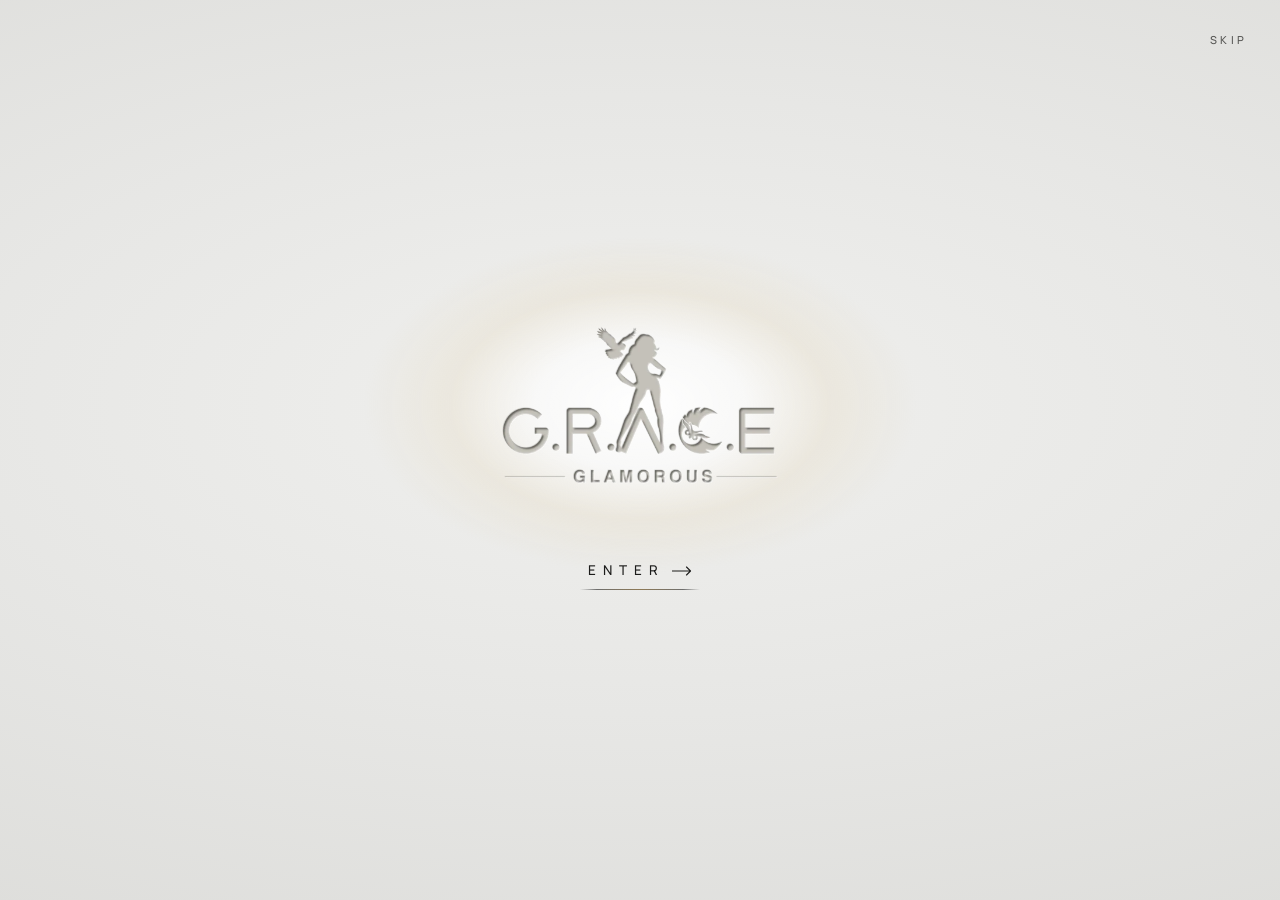
<file: index.html>
<!doctype html>
<html lang="zh-Hant-TW">
<head>
<meta charset="utf-8">
<meta name="viewport" content="width=device-width, initial-scale=1, viewport-fit=cover">
<title>@grace.wwwwwwww資源平台</title>
<meta name="description" content="G.R.A.C.E Academy：學院課程、Sampler 體驗課程、一對一諮詢、能力健檢與職涯定位測驗、校長 IG 直播與 PODCAST《我們下課吧》、限時活動與客服窗口，一頁找到。">
<meta name="theme-color" content="#E4E4E2">
<meta name="color-scheme" content="light">
<meta property="og:type" content="website">
<meta property="og:locale" content="zh_TW">
<meta property="og:site_name" content="@grace.wwwwwwww資源平台">
<meta property="og:title" content="@grace.wwwwwwww資源平台">
<meta property="og:description" content="學院課程、體驗課程、一對一諮詢、自我測驗、內容頻道、限時活動與客服窗口，一頁找到。">
<meta property="og:url" content="https://grace63188.github.io/grace-IG/">
<meta property="og:image" content="https://grace63188.github.io/grace-IG/assets/og.jpg?v=20261031a">
<meta property="og:image:secure_url" content="https://grace63188.github.io/grace-IG/assets/og.jpg?v=20261031a">
<meta property="og:image:type" content="image/jpeg">
<meta property="og:image:width" content="1200">
<meta property="og:image:height" content="630">
<meta property="og:image:alt" content="G.R.A.C.E Academy">
<meta name="twitter:card" content="summary_large_image">
<meta name="twitter:title" content="@grace.wwwwwwww資源平台">
<meta name="twitter:image" content="https://grace63188.github.io/grace-IG/assets/og.jpg?v=20261031a">
<link rel="canonical" href="https://grace63188.github.io/grace-IG/">
<link rel="icon" type="image/png" sizes="32x32" href="assets/img/favicon-32.png">
<link rel="apple-touch-icon" href="assets/img/apple-touch-icon.png">
<link rel="preconnect" href="https://fonts.googleapis.com">
<link rel="preconnect" href="https://fonts.gstatic.com" crossorigin>
<!-- 字型非阻塞載入：先以相近系統字型顯示，載入後切換 -->
<link rel="preload" as="style" href="https://fonts.googleapis.com/css2?family=Manrope:wght@300;400;500;600&amp;family=Noto+Sans+TC:wght@300;400;500&amp;display=swap">
<link rel="stylesheet" href="https://fonts.googleapis.com/css2?family=Manrope:wght@300;400;500;600&amp;family=Noto+Sans+TC:wght@300;400;500&amp;display=swap" media="print" onload="this.media='all'">
<noscript><link rel="stylesheet" href="https://fonts.googleapis.com/css2?family=Manrope:wght@300;400;500;600&amp;family=Noto+Sans+TC:wght@300;400;500&amp;display=swap"></noscript>
<link rel="preload" as="image" href="assets/img/logo-engraved.webp" type="image/webp">
<link rel="stylesheet" href="assets/css/site.css?v=20261031a">
<link rel="stylesheet" href="assets/css/v6.css?v=20261031a">
<link rel="stylesheet" href="assets/css/v7.css?v=20261031a">
<link rel="stylesheet" href="assets/css/intro.css?v=20261031a">
<!-- 開場模式：網址帶 ?go=login（從 App 內建瀏覽器換到瀏覽器）→ none 並記為看過，直接到登入卡；?intro=1 → full（強制重看）；本裝置看過（localStorage grace.intro.seen，存不了時看 sessionStorage）→ none（直接首頁）；從登入返回 → brief（Logo 短暫淡出）；其餘（第一次造訪）→ full。儲存空間讀取失敗一律視為沒看過。intro.js 未在 5 秒內載入時直接放行首頁 -->
<script>(function(d){d.classList.add('js');var K='grace.intro.seen',q='',s=false,m='full';try{q=location.search}catch(e){}try{s=localStorage.getItem(K)==='1'}catch(e){}if(!s){try{s=sessionStorage.getItem(K)==='1'}catch(e){}}if(/[?&]go=login(&|$)/.test(q)){m='none';try{localStorage.setItem(K,'1')}catch(e){try{sessionStorage.setItem(K,'1')}catch(x){}}}else if(/[?&]intro=1(&|$)/.test(q))m='full';else if(s)m='none';else if(/[?&]auth=/.test(q))m='brief';d.setAttribute('data-intro',m);if(m==='none')return;d.classList.add('intro-'+m,'intro-hold');setTimeout(function(){if(!window.__introOk)d.classList.remove('intro-full','intro-brief','intro-hold')},5000)})(document.documentElement);</script>
<script type="module" src="assets/js/v6.js?v=20261031a"></script>
</head>
<body>
<!-- 開場儀式（intro.js）：霧面底＋Logo（光暈呼吸、光澤掃過）＋ENTER（文字＋箭頭＋髮絲線）；SKIP 在右上角
     爆發層：intro-flash 全畫面白金閃光、intro-bloom 中心光團、intro-shock 衝擊環、intro-trails 卡片殘影（JS 建立） -->
<div class="intro" id="intro" role="dialog" aria-modal="true" aria-label="@grace.wwwwwwww資源平台">
  <div class="intro-bg" aria-hidden="true"></div>
  <div class="intro-mark" id="intro-mark">
    <i class="intro-halo" aria-hidden="true"></i>
    <img class="intro-logo" id="intro-logo" src="assets/img/logo-engraved.webp" width="480" height="277" alt="G.R.A.C.E Academy" decoding="async">
    <i class="intro-sheen" aria-hidden="true"></i>
  </div>
  <i class="intro-bloom" aria-hidden="true"></i>
  <i class="intro-shock" id="intro-shock" aria-hidden="true"></i>
  <div class="intro-trails" id="intro-trails" aria-hidden="true"></div>
  <i class="intro-flash" aria-hidden="true"></i>
  <div class="intro-act" id="intro-act">
    <button class="intro-enter" id="intro-enter" type="button">
      <span class="ie-row"><span class="ie-t" lang="en">ENTER</span><svg class="ie-arw" viewBox="0 0 20 10" width="20" height="10" aria-hidden="true" focusable="false"><path d="M0 5h18.5M14.5 1l4 4-4 4"/></svg></span>
      <i class="ie-rule" aria-hidden="true"></i>
    </button>
  </div>
  <button class="intro-skip" id="intro-skip" type="button" aria-label="略過開場"><span lang="en">SKIP</span></button>
</div>
<div class="intro-fx" aria-hidden="true"><i class="intro-ring" id="intro-ring"></i></div>
<a class="skip" href="#main">跳到主要內容</a>
<svg width="0" height="0" class="sprite" aria-hidden="true" focusable="false">
  <symbol id="i-arrow" viewBox="0 0 24 24"><path d="M5 12h14M13 6l6 6-6 6"/></symbol>
  <symbol id="i-chev" viewBox="0 0 24 24"><path d="M7 6l6 6-6 6M13 6l6 6-6 6"/></symbol>
  <symbol id="i-check" viewBox="0 0 24 24"><path d="M5 12.5l4.5 4.5L19 7.5"/></symbol>
  <symbol id="i-yt" viewBox="0 0 24 24"><rect x="3" y="6" width="18" height="12" rx="4"/><path d="M10.5 9.6v4.8l4-2.4z"/></symbol>
  <symbol id="i-ig" viewBox="0 0 24 24"><rect x="4" y="4" width="16" height="16" rx="5"/><circle cx="12" cy="12" r="3.6"/><path d="M16.6 7.4v.01"/></symbol>
  <symbol id="i-cal" viewBox="0 0 24 24"><rect x="4" y="5.5" width="16" height="14.5" rx="3"/><path d="M4 10h16M8.5 3.5v4M15.5 3.5v4"/></symbol>
  <symbol id="i-list" viewBox="0 0 24 24"><path d="M5 7h14M5 12h14M5 17h9"/></symbol>
  <symbol id="i-play" viewBox="0 0 24 24"><path class="fill" d="M7 4.8v14.4c0 .8.9 1.3 1.6.9l11.2-7.2c.6-.4.6-1.3 0-1.7L8.6 4C7.9 3.5 7 4 7 4.8z"/></symbol>
  <symbol id="i-mic" viewBox="0 0 24 24"><rect x="9" y="3.5" width="6" height="11" rx="3"/><path d="M5.5 11.5a6.5 6.5 0 0 0 13 0M12 18v2.5"/></symbol>
  <symbol id="i-down" viewBox="0 0 24 24"><path d="M12 4v11M7 10.5l5 5 5-5M5 19.5h14"/></symbol>
  <symbol id="i-redo" viewBox="0 0 24 24"><path d="M19 12a7 7 0 1 1-2.05-4.95M19 4.5v4h-4"/></symbol>
  <symbol id="i-x" viewBox="0 0 24 24"><path d="M6.5 6.5l11 11M17.5 6.5l-11 11"/></symbol>
  <symbol id="i-line" viewBox="0 0 24 24"><path d="M12 4.5c-4.7 0-8.5 3-8.5 6.8 0 3.4 3 6.2 7.1 6.7l-.4 2.4 3.3-2.4c3.7-.6 7-3.3 7-6.7 0-3.8-3.8-6.8-8.5-6.8z"/></symbol>
  <!-- 流程步驟圖示：24 格、線寬由 CSS 控制（1.6），一律 currentColor -->
  <symbol id="i-login" viewBox="0 0 24 24"><path d="M14 4.5h3.5a2 2 0 0 1 2 2v11a2 2 0 0 1-2 2H14M4.5 12h9.5M10.5 8.5 14 12l-3.5 3.5"/></symbol>
  <symbol id="i-user" viewBox="0 0 24 24"><circle cx="12" cy="8.5" r="3.5"/><path d="M5 19.5c1.2-3.3 3.8-5 7-5s5.8 1.7 7 5"/></symbol>
  <symbol id="i-userplus" viewBox="0 0 24 24"><circle cx="10" cy="8.5" r="3.5"/><path d="M3.5 19.5c1.1-3.2 3.5-5 6.5-5 1.6 0 3 .5 4.1 1.4M18 12.5v6M15 15.5h6"/></symbol>
  <symbol id="i-chat" viewBox="0 0 24 24"><path d="M4.5 6.5a2 2 0 0 1 2-2h11a2 2 0 0 1 2 2V14a2 2 0 0 1-2 2H11l-4 3.5V16h-.5a2 2 0 0 1-2-2z"/><path d="M8.5 9.3h7M8.5 12.3h4.5"/></symbol>
  <symbol id="i-tap" viewBox="0 0 24 24"><path d="M6 4.5l12.5 5.8-5.4 1.8-1.8 5.4z"/><path d="M13.1 12.1l5.4 5.4"/></symbol>
  <symbol id="i-select" viewBox="0 0 24 24"><path d="M4.5 7.2l1.8 1.8 3.4-3.4M4.5 15.2l1.8 1.8 3.4-3.4M13 7.5h6.5M13 15.5h6.5"/></symbol>
  <symbol id="i-clock" viewBox="0 0 24 24"><circle cx="12" cy="12" r="8"/><path d="M12 7.5V12l3 2"/></symbol>
  <symbol id="i-scan" viewBox="0 0 24 24"><path d="M4 8.5V6a2 2 0 0 1 2-2h2.5M15.5 4H18a2 2 0 0 1 2 2v2.5M20 15.5V18a2 2 0 0 1-2 2h-2.5M8.5 20H6a2 2 0 0 1-2-2v-2.5"/><circle cx="12" cy="10.3" r="2.4"/><path d="M8.6 16.4c.8-1.4 2-2.1 3.4-2.1s2.6.7 3.4 2.1"/></symbol>
  <symbol id="i-wallet" viewBox="0 0 24 24"><rect x="3.5" y="6.5" width="17" height="13" rx="3"/><path d="M15.5 13h5M6.5 6.5l9-3 1.2 3"/></symbol>
  <symbol id="i-cart" viewBox="0 0 24 24"><path d="M3.5 5h2.3l2 10h10.4L20 8H7"/><circle cx="9.5" cy="19" r="1.3"/><circle cx="16.5" cy="19" r="1.3"/></symbol>
  <symbol id="i-card" viewBox="0 0 24 24"><rect x="3.5" y="6" width="17" height="12.5" rx="2.5"/><path d="M3.5 10.2h17M7 14.6h4"/></symbol>
  <symbol id="i-link" viewBox="0 0 24 24"><path d="M10 14a4 4 0 0 0 5.7 0l2.8-2.8a4 4 0 0 0-5.7-5.7l-1 1M14 10a4 4 0 0 0-5.7 0l-2.8 2.8a4 4 0 0 0 5.7 5.7l1-1"/></symbol>
  <symbol id="i-hash" viewBox="0 0 24 24"><path d="M10 4.5 8.5 19.5M15.5 4.5 14 19.5M5.5 9.3h14M4.5 14.7h14"/></symbol>
  <symbol id="i-send" viewBox="0 0 24 24"><path d="M19.5 4.5 4.5 10.6l6.3 2.6 2.6 6.3z"/><path d="M10.8 13.2l4.3-4.3"/></symbol>
  <symbol id="i-doc" viewBox="0 0 24 24"><path d="M14 3.5H7.5a2 2 0 0 0-2 2v13a2 2 0 0 0 2 2h9a2 2 0 0 0 2-2V8z"/><path d="M14 3.5V8h4.5M12 17v-5.5M9.6 13.8 12 11.4l2.4 2.4"/></symbol>
  <symbol id="i-pen" viewBox="0 0 24 24"><path d="M15.2 4.8l4 4L9 19H5v-4z"/><path d="M13 7l4 4"/></symbol>
  <symbol id="i-ticket" viewBox="0 0 24 24"><path d="M4 7.5A1.5 1.5 0 0 1 5.5 6h13A1.5 1.5 0 0 1 20 7.5V10a2 2 0 0 0 0 4v2.5a1.5 1.5 0 0 1-1.5 1.5h-13A1.5 1.5 0 0 1 4 16.5V14a2 2 0 0 0 0-4z"/><path d="M14.5 7.5V9M14.5 11.25v1.5M14.5 15v1.5"/></symbol>
  <symbol id="i-answer" viewBox="0 0 24 24"><circle cx="7" cy="7.5" r="2"/><circle cx="7" cy="16.5" r="2"/><path d="M11.5 7.5h8M11.5 16.5h8"/></symbol>
  <symbol id="i-chart" viewBox="0 0 24 24"><path d="M4.5 19.5h15M7.5 16v-4M12 16V7.5M16.5 16v-6.5"/></symbol>
  <symbol id="i-save" viewBox="0 0 24 24"><rect x="4" y="4.5" width="16" height="15" rx="2.5"/><path d="M12 8v6.5M9 11.7l3 3 3-3"/></symbol>
  <symbol id="i-grid" viewBox="0 0 24 24"><rect x="4.5" y="4.5" width="6.5" height="6.5" rx="1.8"/><rect x="13" y="4.5" width="6.5" height="6.5" rx="1.8"/><rect x="4.5" y="13" width="6.5" height="6.5" rx="1.8"/><rect x="13" y="13" width="6.5" height="6.5" rx="1.8"/></symbol>
  <symbol id="i-flag" viewBox="0 0 24 24"><path d="M6 20.5V4M6 4.5h11l-2.2 3.6L17 11.7H6"/></symbol>
  <symbol id="i-apply" viewBox="0 0 24 24"><path d="M14 3.5H7.5a2 2 0 0 0-2 2v13a2 2 0 0 0 2 2h9a2 2 0 0 0 2-2V8z"/><path d="M14 3.5V8h4.5M12 11.2v6M9 14.2h6"/></symbol>
  <symbol id="i-live" viewBox="0 0 24 24"><rect x="3.5" y="6.5" width="12.5" height="11" rx="2.5"/><path d="M16 10.6l4.5-2.6v8l-4.5-2.6"/></symbol>
  <symbol id="i-cap" viewBox="0 0 24 24"><path d="M2.8 9.5 12 5l9.2 4.5L12 14z"/><path d="M6.5 11.5v4.3c1.4 1.5 3.3 2.2 5.5 2.2s4.1-.7 5.5-2.2v-4.3M21.2 9.5v5"/></symbol>
  <symbol id="i-gift" viewBox="0 0 24 24"><rect x="4" y="9" width="16" height="11" rx="2"/><path d="M3 9h18M12 9v11M12 9c-1.4-3.4-5.5-4.1-5.5-1.6C6.5 9 12 9 12 9zM12 9c1.4-3.4 5.5-4.1 5.5-1.6C17.5 9 12 9 12 9z"/></symbol>
  <!-- v7：音效、隱私、外部開啟、LINE 實心標誌 -->
  <symbol id="i-snd" viewBox="0 0 24 24"><path d="M4.5 9.5h3l4.5-4v13l-4.5-4h-3z"/><path d="M15.5 9.2a4 4 0 0 1 0 5.6M18 6.8a7.4 7.4 0 0 1 0 10.4"/></symbol>
  <symbol id="i-mute" viewBox="0 0 24 24"><path d="M4.5 9.5h3l4.5-4v13l-4.5-4h-3z"/><path d="M15.5 9.5l5 5M20.5 9.5l-5 5"/></symbol>
  <symbol id="i-lock" viewBox="0 0 24 24"><rect x="5" y="10.5" width="14" height="9.5" rx="2.5"/><path d="M8.5 10.5V8a3.5 3.5 0 0 1 7 0v2.5"/></symbol>
  <symbol id="i-ext" viewBox="0 0 24 24"><path d="M13.5 5.5h5v5M18.5 5.5l-8 8M17 13.5v4a1.5 1.5 0 0 1-1.5 1.5h-9A1.5 1.5 0 0 1 5 17.5v-9A1.5 1.5 0 0 1 6.5 7h4"/></symbol>
  <symbol id="i-linef" viewBox="0 0 24 24"><path d="M12 3.6C6.6 3.6 2.4 7 2.4 11.3c0 3.8 3.4 7 8 7.6.3.1.7.2.8.5.1.2.1.6 0 .9l-.1.8c0 .2-.2.9.8.5 1-.4 5.5-3.2 7.5-5.5 1.4-1.5 2.1-3.1 2.1-4.8C21.6 7 17.4 3.6 12 3.6z"/></symbol>
  <symbol id="i-signal" viewBox="0 0 24 24"><circle cx="12" cy="12" r="1.8"/><path d="M8.2 15.8a5.4 5.4 0 0 1 0-7.6M15.8 8.2a5.4 5.4 0 0 1 0 7.6M5.3 18.7a9.5 9.5 0 0 1 0-13.4M18.7 5.3a9.5 9.5 0 0 1 0 13.4"/></symbol>
</svg>

<div class="page v6">
  <!-- 頂部角落：靜音鈕（右）；不佔版面，不壓版頭與「現在」列（登入者 chip 已移除，切換帳號改在測驗結果頁） -->
  <div class="corner" id="corner">
    <p class="sr-only" id="who-live" aria-live="polite"></p>
    <button class="bead round snd" id="snd" type="button" data-snd="home" aria-pressed="false" aria-label="音效開啟，點一下靜音"><svg class="i s-on" aria-hidden="true" focusable="false"><use href="#i-snd"/></svg><svg class="i s-off" aria-hidden="true" focusable="false"><use href="#i-mute"/></svg></button>
  </div>
  <!-- 版頭 Logo＝回到首頁（v6.js goHome：收起卡片／測驗／登入卡、回到頂端、網址維持 /grace-IG/、不重播開場） -->
  <header class="mast">
    <h1 class="mast-h"><a class="home-link" id="home-logo" href="./" aria-label="回到首頁" data-home="mast"><img class="logo" src="assets/img/logo-engraved.webp" width="480" height="277" alt=""></a><span class="sr-only">G.R.A.C.E Academy</span></h1>
  </header>

  <main id="main" class="home">
    <!-- 現在：即時資訊凹槽 -->
    <section class="now" aria-label="現在">
      <p class="now-k">現在</p>
      <ul class="now-track" id="now-track">
        <li id="now-live"><button class="chip" type="button" data-open="live" data-ev="now.live"><i class="cd onair" aria-hidden="true"></i><span class="en" id="now-live-t">10.25 19:30</span><span id="now-live-n">IG直播</span></button></li>
        <li id="now-event"><button class="chip" type="button" data-open="event" data-ev="now.event"><i class="cd gold" aria-hidden="true"></i><span id="now-event-n">五週年慶</span><span id="now-event-l">剩 <b class="en">--</b> 天</span></button></li>
        <li id="now-none" hidden><button class="chip" type="button" data-open="follow" data-ev="now.ig"><svg class="i" aria-hidden="true" focusable="false"><use href="#i-ig"/></svg><span>最新消息公告於校長 IG</span></button></li>
        <li id="now-pod" hidden><button class="chip" type="button" data-open="follow" data-ev="now.podcast"><svg class="i" aria-hidden="true" focusable="false"><use href="#i-mic"/></svg><span id="now-pod-t">最新一集</span></button></li>
      </ul>
    </section>

    <!-- 六顆入口鍵 -->
    <nav class="keys" id="keys" aria-label="入口">
      <button class="k obs" style="--i:0" type="button" data-open="quiz" aria-haspopup="dialog" data-ev="key.quiz">
        <svg class="i k-ic" aria-hidden="true" focusable="false"><use href="#i-ticket"/></svg>
        <span class="k-n">開始測驗</span>
        <span class="k-s">能力健檢<i class="sep">・</i>職涯定位</span>
        <svg class="i k-go" aria-hidden="true" focusable="false"><use href="#i-arrow"/></svg>
      </button>
      <button class="k obs" style="--i:1" type="button" data-open="study" aria-haspopup="dialog" data-ev="key.study">
        <svg class="i k-ic" aria-hidden="true" focusable="false"><use href="#i-cap"/></svg>
        <span class="k-n">前往上課</span>
        <span class="k-s">正式入學<i class="sep">・</i>先體驗</span>
        <svg class="i k-go" aria-hidden="true" focusable="false"><use href="#i-arrow"/></svg>
      </button>
      <button class="k obs" style="--i:2" type="button" data-open="event" aria-haspopup="dialog" data-ev="key.event" id="k-event">
        <svg class="i k-ic" aria-hidden="true" focusable="false"><use href="#i-gift"/></svg>
        <span class="k-n">查看活動</span>
        <span class="k-s" id="k-event-s"><span class="gold">五週年慶</span> 剩 <b class="en" id="k-event-d">--</b> 天</span>
        <svg class="i k-go" aria-hidden="true" focusable="false"><use href="#i-arrow"/></svg>
      </button>
      <button class="k obs kl kl-a" style="--i:3" type="button" data-open="live" aria-haspopup="dialog" data-ev="key.live" id="k-live" aria-label="收看直播">
        <span class="kl-tag" id="kl-tag"><i class="ldot" id="kl-dot" aria-hidden="true"></i><span id="kl-tag-t">下次開播</span></span>
        <svg class="i k-go" aria-hidden="true" focusable="false"><use href="#i-arrow"/></svg>
        <span class="kl-date gold-num en" id="kl-date">--<span class="dt">.</span>--</span>
        <span class="kl-when" id="kl-when"></span>
        <span class="k-n">收看直播</span>
      </button>
      <button class="k obs" style="--i:4" type="button" data-open="follow" aria-haspopup="dialog" data-ev="key.follow">
        <svg class="i k-ic" aria-hidden="true" focusable="false"><use href="#i-signal"/></svg>
        <span class="k-n">追蹤動態</span>
        <span class="k-s"><span class="en">IG</span><i class="sep">・</i><span class="en">YouTube</span><i class="sep">・</i><span class="en">PODCAST</span></span>
        <svg class="i k-go" aria-hidden="true" focusable="false"><use href="#i-arrow"/></svg>
      </button>
      <button class="k obs" style="--i:5" type="button" data-open="consult" aria-haspopup="dialog" data-ev="key.consult">
        <svg class="i k-ic" aria-hidden="true" focusable="false"><use href="#i-chat"/></svg>
        <span class="k-n">預約諮詢</span>
        <span class="k-s">個人<i class="sep">・</i>企業</span>
        <svg class="i k-go" aria-hidden="true" focusable="false"><use href="#i-arrow"/></svg>
      </button>
    </nav>
  </main>

  <footer class="foot">
    <a class="fl" href="https://line.me/R/ti/p/@52grace" target="_blank" rel="noopener" data-ev="foot.line_academy"><svg class="i" aria-hidden="true" focusable="false"><use href="#i-line"/></svg>學院官方 LINE</a>
    <a class="fl" href="https://lin.ee/klqvSY1" target="_blank" rel="noopener" data-ev="foot.line_sampler"><svg class="i" aria-hidden="true" focusable="false"><use href="#i-line"/></svg>Sampler 官方 LINE</a>
    <a class="fl fl-t" href="https://line.me/R/ti/p/@52grace" target="_blank" rel="noopener" data-ev="foot.reply_time" aria-label="學院官方 LINE，回覆時間 13:00–16:30"><svg class="i" aria-hidden="true" focusable="false"><use href="#i-clock"/></svg>回覆時間 <span class="en">13:00–16:30</span></a>
  </footer>
</div>

<!-- 底部卡片（電腦版為中央浮動卡） -->
<div class="sheet-layer" id="layer" hidden>
  <div class="scrim" id="scrim" aria-hidden="true"></div>

  <!-- 開始測驗 -->
  <section class="sheet" id="s-quiz" role="dialog" aria-modal="true" aria-labelledby="s-quiz-h" hidden>
    <div class="grab" aria-hidden="true"></div>
    <header class="sh-top"><h2 id="s-quiz-h">開始測驗</h2><button class="bead round x" type="button" data-close aria-label="關閉"><svg class="i" aria-hidden="true" focusable="false"><use href="#i-x"/></svg></button></header>
    <div class="sh-body">
      <ol class="flow" style="--n:3" aria-label="測驗流程"><li><span class="st"><i class="sw" aria-hidden="true"><svg class="i" focusable="false"><use href="#i-ticket"/></svg></i><span class="sl">選擇測驗</span></span></li><li><span class="st"><i class="sw" aria-hidden="true"><svg class="i" focusable="false"><use href="#i-answer"/></svg></i><span class="sl">逐題作答</span></span></li><li><span class="st"><i class="sw" aria-hidden="true"><svg class="i" focusable="false"><use href="#i-chart"/></svg></i><span class="sl">查看結果</span></span></li></ol>
      <div class="tickets">
        <div class="tk-wrap" data-kind="ability">
          <button class="ticket" type="button" data-quiz="ability" aria-haspopup="dialog" aria-label="能力健檢，14 題・約 3 分鐘，撕下票根開始測驗">
            <span class="tk-body has-mk"><span class="tk-mark mk" aria-hidden="true"><svg viewBox="0 0 24 24" aria-hidden="true" focusable="false"><polygon points="12.00,2.60 19.35,6.14 21.16,14.09 16.08,20.47 7.92,20.47 2.84,14.09 4.65,6.14"/><path d="M10.09 8.04L12.00 2.60L13.91 8.04" stroke-width="1" stroke-opacity=".55"/><path d="M13.91 8.04L19.35 6.14L16.29 11.02" stroke-width="1" stroke-opacity=".55"/><path d="M16.29 11.02L21.16 14.09L15.44 14.74" stroke-width="1" stroke-opacity=".55"/><path d="M15.44 14.74L16.08 20.47L12.00 16.40" stroke-width="1" stroke-opacity=".55"/><path d="M12.00 16.40L7.92 20.47L8.56 14.74" stroke-width="1" stroke-opacity=".55"/><path d="M8.56 14.74L2.84 14.09L7.71 11.02" stroke-width="1" stroke-opacity=".55"/><path d="M7.71 11.02L4.65 6.14L10.09 8.04" stroke-width="1" stroke-opacity=".55"/><polygon class="fill" points="13.91,8.04 16.29,11.02 15.44,14.74 12.00,16.40 8.56,14.74 7.71,11.02 10.09,8.04"/></svg></span><span class="tk-txt"><span class="tk-issuer en">G.R.A.C.E</span><span class="tk-name">能力健檢</span><span class="tk-foot"><span class="tk-meta"><b class="en">14</b> 題<i aria-hidden="true">・</i>約 <b class="en">3</b> 分鐘</span><span class="tk-last" id="last-ability" hidden></span></span></span><span class="tk-stamp" aria-hidden="true"><svg class="i" focusable="false"><use href="#i-check"/></svg></span></span>
            <span class="tk-perf" aria-hidden="true"></span>
            <span class="tk-stub" aria-hidden="true"><span class="tk-go">開始</span><svg class="i" focusable="false"><use href="#i-chev"/></svg></span>
          </button>
        </div>
        <div class="tk-wrap" data-kind="career">
          <button class="ticket" type="button" data-quiz="career" aria-haspopup="dialog" aria-label="職涯定位，12 題・約 2 分鐘，撕下票根開始測驗">
            <span class="tk-body has-mk"><span class="tk-mark mk" aria-hidden="true"><svg viewBox="0 0 24 24" aria-hidden="true" focusable="false"><circle cx="12" cy="12" r="9.6" stroke-opacity=".5"/><path d="M19.40 12.00L21.60 12.00"/><path d="M17.80 17.80L18.79 18.79" stroke-opacity=".45"/><path d="M12.00 19.40L12.00 21.60"/><path d="M6.20 17.80L5.21 18.79" stroke-opacity=".45"/><path d="M4.60 12.00L2.40 12.00"/><path d="M6.20 6.20L5.21 5.21" stroke-opacity=".45"/><path d="M12.00 4.60L12.00 2.40"/><path d="M17.80 6.20L18.79 5.21" stroke-opacity=".45"/><path class="fill" d="M12 12L16.6 6.4 13.3 13.4Z"/><path d="M12 12L7.4 17.6" stroke-opacity=".55"/><circle cx="12" cy="12" r="1.3" fill="currentColor"/></svg></span><span class="tk-txt"><span class="tk-issuer en">G.R.A.C.E</span><span class="tk-name">職涯定位</span><span class="tk-foot"><span class="tk-meta"><b class="en">12</b> 題<i aria-hidden="true">・</i>約 <b class="en">2</b> 分鐘</span><span class="tk-last" id="last-career" hidden></span></span></span><span class="tk-stamp" aria-hidden="true"><svg class="i" focusable="false"><use href="#i-check"/></svg></span></span>
            <span class="tk-perf" aria-hidden="true"></span>
            <span class="tk-stub" aria-hidden="true"><span class="tk-go">開始</span><svg class="i" focusable="false"><use href="#i-chev"/></svg></span>
          </button>
        </div>
      </div>
      <p class="note">撕下票根即開始</p>
    </div>
  </section>

  <!-- 儀式卡（撕票後滑出）：測驗前登入 → 開始作答；內容由 gate.js 依登入狀態繪製 -->
  <section class="sheet rite" id="s-rite" role="dialog" aria-modal="true" aria-labelledby="rite-kind rite-h" hidden>
    <div class="grab" aria-hidden="true"></div>
    <header class="sh-top"><div class="rite-tk"><span class="stamp" aria-hidden="true"><svg class="i" focusable="false"><use href="#i-check"/></svg></span><span class="rite-tk-t"><b id="rite-kind">能力健檢</b><small id="rite-meta"><span class="en">14</span> 題・約 <span class="en">3</span> 分鐘</small></span><span class="iss en" aria-hidden="true">G.R.A.C.E</span></div><button class="bead round x" type="button" data-close aria-label="關閉"><svg class="i" aria-hidden="true" focusable="false"><use href="#i-x"/></svg></button></header>
    <div class="sh-body" id="rite-body"><h2 class="rite-h" id="rite-h">接下來所有作答都沒有標準答案，<wbr>請誠實作答！</h2></div>
  </section>

  <!-- 前往上課 -->
  <section class="sheet" id="s-study" role="dialog" aria-modal="true" aria-labelledby="s-study-h" hidden>
    <div class="grab" aria-hidden="true"></div>
    <header class="sh-top"><h2 id="s-study-h">前往上課</h2><button class="bead round x" type="button" data-close aria-label="關閉"><svg class="i" aria-hidden="true" focusable="false"><use href="#i-x"/></svg></button></header>
    <div class="sh-body">
      <div class="seg" role="tablist" aria-label="上課方式">
        <button role="tab" id="t-acad" aria-controls="p-acad" aria-selected="true" type="button" data-ev="study.tab.academy">正式入學</button>
        <button role="tab" id="t-samp" aria-controls="p-samp" aria-selected="false" tabindex="-1" type="button" data-ev="study.tab.sampler">先體驗</button>
      </div>
      <p class="note">學院與 Sampler 為不同網站、不同帳號</p>

      <div class="pane" id="p-acad" role="tabpanel" aria-labelledby="t-acad">
        <p class="brand"><img src="assets/img/logo-academy-mark.webp" width="122" height="136" alt="" decoding="async"><span class="en">G.R.A.C.E Academy</span></p>
        <ol class="flow" style="--n:3"><li><span class="st"><i class="sw" aria-hidden="true"><svg class="i" focusable="false"><use href="#i-userplus"/></svg></i><span class="sl">註冊帳號</span></span></li><li><span class="st"><i class="sw" aria-hidden="true"><svg class="i" focusable="false"><use href="#i-scan"/></svg></i><span class="sl">通過真人驗證</span></span></li><li><span class="st"><i class="sw" aria-hidden="true"><svg class="i" focusable="false"><use href="#i-wallet"/></svg></i><span class="sl">完成首次儲值</span><span class="sn"><span class="en">10</span>萬・開通打底層</span></span></li></ol>
        <a class="cta cta-main gl gl-ink" href="https://www.graceschool.com.tw/" target="_blank" rel="noopener" data-ev="study.academy.site"><span>前往學院官網</span><span class="go"><svg class="i" aria-hidden="true" focusable="false"><use href="#i-arrow"/></svg></span></a>
      </div>

      <div class="pane" id="p-samp" role="tabpanel" aria-labelledby="t-samp" hidden>
        <p class="brand brand-s"><img src="assets/img/logo-sampler-engraved.webp" width="776" height="105" alt="G.R.A.C.E Sampler" decoding="async"></p>
        <ol class="flow" style="--n:3"><li><span class="st"><i class="sw" aria-hidden="true"><svg class="i" focusable="false"><use href="#i-login"/></svg></i><span class="sl">登入 Sampler</span><span class="sn">LINE／Google</span></span></li><li><span class="st"><i class="sw" aria-hidden="true"><svg class="i" focusable="false"><use href="#i-cart"/></svg></i><span class="sl">選購課程</span></span></li><li><span class="st"><i class="sw" aria-hidden="true"><svg class="i" focusable="false"><use href="#i-card"/></svg></i><span class="sl">完成結帳</span></span></li></ol>
        <ul class="spec spec-links">
          <li><a href="https://gracesampler.com/courses/%e5%b0%88%e5%b1%acsampler%e6%99%ba%e5%9b%8a%e7%ab%99%e5%ad%a3%e5%ba%a6%e6%b7%b1%e8%ab%87%e6%97%a5/" target="_blank" rel="noopener" data-ev="study.sampler.course1"><span class="t">季度深談日</span><span class="p en"><em>NT$</em>7,777</span><span class="bead mini"><svg class="i" aria-hidden="true" focusable="false"><use href="#i-arrow"/></svg></span></a></li>
          <li><a href="https://gracesampler.com/courses/%e6%b1%ba%e7%ad%96%e5%ba%95%e5%b1%a4%e9%82%8f%e8%bc%af%e5%be%9e%e7%a0%b4%e8%a7%a3%e9%80%83%e9%81%bf%e6%85%a3%e6%80%a7%e5%88%b0%e7%9f%a5%e8%a1%8c%e5%90%88%e4%b8%80%e7%9a%84%e5%88%a4%e6%96%b7%e6%a1%86/" target="_blank" rel="noopener" data-ev="study.sampler.course2"><span class="t">決策底層邏輯</span><span class="p en"><em>NT$</em>6,888</span><span class="bead mini"><svg class="i" aria-hidden="true" focusable="false"><use href="#i-arrow"/></svg></span></a></li>
          <li><a href="https://gracesampler.com/courses/%e5%ad%b8%e7%bf%92%e9%ab%98%e7%b4%9a%e5%a5%97%e7%b5%84%e5%be%9e%e5%9f%b7%e8%a1%8c%e8%80%85%e5%88%b0%e4%bd%88%e5%b1%80%e8%80%85/" target="_blank" rel="noopener" data-ev="study.sampler.course3"><span class="t">從執行者到佈局者</span><span class="p en"><em>NT$</em>31,688</span><span class="bead mini"><svg class="i" aria-hidden="true" focusable="false"><use href="#i-arrow"/></svg></span></a></li>
        </ul>
        <a class="inl" href="https://line.me/ti/g2/q9Ho1w80IazkjowuTPzEmP5IlqsXSFBP3uerFg?utm_source=invitation&amp;utm_medium=link_copy&amp;utm_campaign=default" target="_blank" rel="noopener" data-ev="study.sampler.group">購課後可加入【✦Sampler智囊站】<svg class="i" aria-hidden="true" focusable="false"><use href="#i-arrow"/></svg></a>
        <a class="cta cta-main gl gl-ink" href="https://gracesampler.com/" target="_blank" rel="noopener" data-ev="study.sampler.site"><span>前往 Sampler</span><span class="go"><svg class="i" aria-hidden="true" focusable="false"><use href="#i-arrow"/></svg></span></a>
      </div>
    </div>
  </section>

  <!-- 查看活動 -->
  <section class="sheet" id="s-event" role="dialog" aria-modal="true" aria-labelledby="s-event-h" hidden>
    <div class="grab" aria-hidden="true"></div>
    <header class="sh-top"><h2 id="s-event-h">查看活動</h2><button class="bead round x" type="button" data-close aria-label="關閉"><svg class="i" aria-hidden="true" focusable="false"><use href="#i-x"/></svg></button></header>
    <div class="sh-body">
      <div class="ev" id="ev-on">
        <div class="ev-count well">
          <div class="clock" aria-hidden="true"><svg viewBox="0 0 200 200" id="clock-face" aria-hidden="true" focusable="false"></svg><i class="hand h" id="hand-h"></i><i class="hand m" id="hand-m"></i><i class="hand s" id="hand-s"></i><i class="pin"></i></div>
          <div class="ev-t">
            <p class="ev-name" id="ev-name">五週年慶</p>
            <p class="big en" aria-live="off"><span id="cp-d">--</span><small id="cp-verb">天後截止</small><br><span id="cp-t">--:--:--</span></p>
          </div>
        </div>
        <dl class="spec">
          <div><dt>開始</dt><dd class="en" id="cp-start">2026.10.12 21:00</dd></div>
          <div><dt>截止</dt><dd class="en" id="cp-end">2026.11.12 23:59</dd></div>
        </dl>
        <a class="cta cta-main gl gl-ink" id="cp-go" href="https://grace-5th.pages.dev" target="_blank" rel="noopener" data-ev="event.go"><span class="lbl">進入活動</span><span class="go"><svg class="i" aria-hidden="true" focusable="false"><use href="#i-arrow"/></svg></span></a>
      </div>
      <div class="ev-none" id="ev-off" hidden>
        <p class="empty">目前無進行中活動</p>
        <p class="note">新活動公告於校長 IG</p>
        <a class="cta cta-main gl gl-ink" href="https://www.instagram.com/grace.wwwwwwww" target="_blank" rel="noopener" data-ev="event.ig"><span>前往校長 IG</span><span class="go"><svg class="i" aria-hidden="true" focusable="false"><use href="#i-arrow"/></svg></span></a>
      </div>
    </div>
  </section>

  <!-- 收看直播 -->
  <section class="sheet" id="s-live" role="dialog" aria-modal="true" aria-labelledby="s-live-h" hidden>
    <div class="grab" aria-hidden="true"></div>
    <header class="sh-top"><h2 id="s-live-h">收看直播</h2><button class="bead round x" type="button" data-close aria-label="關閉"><svg class="i" aria-hidden="true" focusable="false"><use href="#i-x"/></svg></button></header>
    <div class="sh-body">
      <div class="lvx well" id="lv-box">
        <p class="lv-k" id="lv-k"><i class="ldot" id="lv-dot" aria-hidden="true"></i><span id="lv-state">下次開播</span><i class="sep" id="lv-sep">・</i><span id="lv-name">IG直播</span></p>
        <p class="big-date en" id="lv-date"><span class="yr">----.</span>--.--</p>
        <p class="big-when" id="lv-when"></p>
        <p class="cdn-k" id="lv-cdn-k">開播倒數</p>
        <div class="cdn" id="lv-cdn" role="timer" aria-label="開播倒數"><div><b class="en" data-u="d">--</b><span>天</span></div><div><b class="en" data-u="h">--</b><span>時</span></div><div><b class="en" data-u="m">--</b><span>分</span></div><div><b class="en" data-u="s">--</b><span>秒</span></div></div>
      </div>
      <div class="acts">
        <a class="cta cta-main gl gl-ink" id="live-cal" href="https://calendar.google.com/calendar/render" target="_blank" rel="noopener" data-ev="live.calendar"><span class="lbl"><svg class="i lead" aria-hidden="true" focusable="false"><use href="#i-cal"/></svg>加入行事曆</span><span class="go"><svg class="i" aria-hidden="true" focusable="false"><use href="#i-arrow"/></svg></span></a>
        <a class="cta cta-sec gl gl-clear" id="live-ig" href="https://www.instagram.com/grace.wwwwwwww" target="_blank" rel="noopener" data-ev="live.ig"><span class="lbl"><svg class="i lead" aria-hidden="true" focusable="false"><use href="#i-ig"/></svg>前往校長 IG</span><span class="go"><svg class="i" aria-hidden="true" focusable="false"><use href="#i-ext"/></svg></span></a>
      </div>
    </div>
  </section>

  <!-- 追蹤動態 -->
  <section class="sheet" id="s-follow" role="dialog" aria-modal="true" aria-labelledby="s-follow-h" hidden>
    <div class="grab" aria-hidden="true"></div>
    <header class="sh-top"><h2 id="s-follow-h">追蹤動態</h2><button class="bead round x" type="button" data-close aria-label="關閉"><svg class="i" aria-hidden="true" focusable="false"><use href="#i-x"/></svg></button></header>
    <div class="sh-body">
      <ul class="chs">
        <li><a class="chr" href="https://www.instagram.com/grace.wwwwwwww" target="_blank" rel="noopener" data-ev="follow.ig_principal"><svg class="i lead" aria-hidden="true" focusable="false"><use href="#i-ig"/></svg><span class="ct"><b>校長 IG</b><span class="en">@grace.wwwwwwww</span></span><span class="bead round sm"><svg class="i" aria-hidden="true" focusable="false"><use href="#i-arrow"/></svg></span></a></li>
        <li><a class="chr" href="https://www.instagram.com/g.r.a.c.e_official/" target="_blank" rel="noopener" data-ev="follow.ig_official"><svg class="i lead" aria-hidden="true" focusable="false"><use href="#i-ig"/></svg><span class="ct"><b>官方 IG</b><span class="en">@g.r.a.c.e_official</span></span><span class="bead round sm"><svg class="i" aria-hidden="true" focusable="false"><use href="#i-arrow"/></svg></span></a></li>
        <li><a class="chr" href="https://www.youtube.com/@g.r.a.c.eofficial5737" target="_blank" rel="noopener" data-ev="follow.youtube"><svg class="i lead" aria-hidden="true" focusable="false"><use href="#i-yt"/></svg><span class="ct"><b>YouTube</b><span>給芮迷</span></span><span class="bead round sm"><svg class="i" aria-hidden="true" focusable="false"><use href="#i-arrow"/></svg></span></a></li>
        <li id="ch-pod"><a class="chr" id="pc-all" href="https://podcasts.apple.com/tw/podcast/id1659198934" target="_blank" rel="noopener" data-ev="follow.podcast"><svg class="i lead" aria-hidden="true" focusable="false"><use href="#i-mic"/></svg><span class="ct"><b>PODCAST</b><span id="pc-show">我們下課吧</span></span><span class="bead round sm"><svg class="i" aria-hidden="true" focusable="false"><use href="#i-arrow"/></svg></span></a>
          <a class="pc-latest" id="pc-latest" href="https://podcasts.apple.com/tw/podcast/id1659198934" target="_blank" rel="noopener" data-ev="follow.podcast_latest" hidden><img id="pc-img" src="assets/img/podcast-cover.webp" width="320" height="320" alt="" loading="lazy" decoding="async"><span class="pc-x"><small>最新一集<span class="en" id="pc-meta"></span></small><span class="pc-t" id="pc-title"></span></span><span class="bead round sm play"><svg class="i" aria-hidden="true" focusable="false"><use href="#i-play"/></svg></span></a>
        </li>
      </ul>
    </div>
  </section>

  <!-- 預約諮詢 -->
  <section class="sheet" id="s-consult" role="dialog" aria-modal="true" aria-labelledby="s-consult-h" hidden>
    <div class="grab" aria-hidden="true"></div>
    <header class="sh-top"><div><h2 id="s-consult-h">預約諮詢</h2><p class="sub">個人・企業皆適用</p></div><button class="bead round x" type="button" data-close aria-label="關閉"><svg class="i" aria-hidden="true" focusable="false"><use href="#i-x"/></svg></button></header>
    <div class="sh-body">
      <div class="path">
        <h3 class="path-h">學院學員<span class="lv-tag">至尊以上</span></h3>
        <ol class="flow" style="--n:3"><li><span class="st"><i class="sw" aria-hidden="true"><svg class="i" focusable="false"><use href="#i-login"/></svg></i><span class="sl">登入學院官網</span></span></li><li><span class="st"><i class="sw" aria-hidden="true"><svg class="i" focusable="false"><use href="#i-chat"/></svg></i><span class="sl">開啟諮詢專區</span></span></li><li><span class="st"><i class="sw" aria-hidden="true"><svg class="i" focusable="false"><use href="#i-tap"/></svg></i><span class="sl">點選預約諮詢</span></span></li></ol>
        <a class="cta cta-main gl gl-ink" href="https://www.graceschool.com.tw/member/signin" target="_blank" rel="noopener" data-ev="consult.book"><span>前往預約</span><span class="go"><svg class="i" aria-hidden="true" focusable="false"><use href="#i-arrow"/></svg></span></a>
      </div>
      <div class="path path-2">
        <h3 class="path-h">尚未入學</h3>
        <button class="cta cta-sub gl gl-clear" type="button" data-open="study" data-ev="consult.enroll"><span>先完成正式入學</span><span class="go"><svg class="i" aria-hidden="true" focusable="false"><use href="#i-arrow"/></svg></span></button>
      </div>
      <div class="items">
        <h3 class="path-h">諮詢項目<span class="en cnt" id="c-count">11 項</span><span class="unit">30 分鐘／堂</span></h3>
        <div class="acc" id="acc"></div>
      </div>
    </div>
  </section>
</div>

<!-- 測驗覆蓋層 -->
<div class="quiz" id="quiz" role="dialog" aria-modal="true" aria-labelledby="qz-title" hidden>
  <div class="qz-shell">
    <header class="qz-top">
      <div class="qz-head"><a class="home-link qz-home" href="./" aria-label="回到首頁" data-home="quiz"><img src="assets/img/logo-academy-mark.webp" width="122" height="136" alt="" decoding="async"></a><h2 class="qz-title" id="qz-title">能力健檢</h2><span class="qz-who" id="qz-who" hidden><span class="av" id="qz-who-av" aria-hidden="true">學</span><span id="qz-who-n">學員</span></span></div>
      <button class="bead round snd" id="qz-snd" type="button" data-snd="quiz" aria-pressed="false" aria-label="音效開啟，點一下靜音"><svg class="i s-on" aria-hidden="true" focusable="false"><use href="#i-snd"/></svg><svg class="i s-off" aria-hidden="true" focusable="false"><use href="#i-mute"/></svg></button>
      <div class="qz-progress" id="qz-progress" role="progressbar" aria-label="作答進度" aria-valuemin="0" aria-valuemax="14" aria-valuenow="0" hidden>
        <span class="qz-count en" id="qz-count" aria-hidden="true">00 / 14</span>
        <i class="qz-bar" id="qz-bar" aria-hidden="true"></i>
      </div>
      <button class="qz-close bead round" id="qz-close" type="button" aria-label="關閉測驗（作答會保留）"><svg class="i" aria-hidden="true" focusable="false"><use href="#i-x"/></svg></button>
    </header>
    <div class="qz-stage" id="qz-stage" aria-live="polite"></div>
  </div>
</div>

<!-- 前台設定（依 CONTRACT.md）：gas 資料中心網址、lineChannelId、googleClientId、redirectUri（LINE 回呼，帶 ?auth=line）、ipEndpoint
     內嵌與 data/hub.json 相同的公開值，hub.json 讀取慢或失敗時仍為正式模式；data/hub.json 有值的欄位會覆蓋這裡 -->
<script type="application/json" id="hub-config">
{
  "gas": "https://script.google.com/macros/s/AKfycbwkA7DXKZ6402Y4w6ZBTlzPItLIAmhZ35m5Z6UhI1zbDMZqr1TLKrvAs3kgxtBDmV0_hQ/exec",
  "lineChannelId": "2012159958",
  "googleClientId": "1085612071880-reoepmvdmkitbpj8nnq6s1m6l1ag3c2a.apps.googleusercontent.com",
  "redirectUri": "https://grace63188.github.io/grace-IG/?auth=line",
  "ipEndpoint": "https://grace-hub-d8l.pages.dev/api/ip"
}
</script>

<!-- 內嵌預設值：data/*.json 讀取失敗時使用 -->
<script type="application/json" id="fallback">
{
  "campaigns": [
    { "id": "5th", "title": "五週年慶", "start": "2026-10-12T21:00:00+08:00", "end": "2026-11-12T23:59:59+08:00", "url": "https://grace-5th.pages.dev", "cta": "進入活動" }
  ],
  "live": { "events": [ { "title": "IG直播", "start": "2026-10-25T19:30:00+08:00", "end": "2026-10-25T21:00:00+08:00", "url": "https://www.instagram.com/grace.wwwwwwww" } ] },
  "podcast": {
    "show": { "title": "芮力話｜我們下課吧", "url": "https://podcasts.apple.com/tw/podcast/id1659198934" },
    "latest": null
  },
  "consult": {
    "unit": "30 分鐘",
    "groups": [
      { "id": "open", "key": "可獨立下單", "scope": "可獨立下單・無專區限制", "items": [
        { "name": "職涯規劃", "price": "6,500", "desc": "梳理方向、統整定位，使未來節奏更有序" },
        { "name": "版面健檢", "price": "8,800", "desc": "強化視覺呈現與排版調性，打造專業形象" },
        { "name": "活動設計", "price": "10,000", "desc": "規劃流程、節奏與細節，形成可執行的活動方案" },
        { "name": "佈局設計", "price": "8,800", "desc": "建立年度配置，形成清晰規劃邏輯" },
        { "name": "輸出強化", "price": "10,000", "desc": "提升內容產出速度、邏輯密度與呈現品質" },
        { "name": "戰友協作", "price": "12,000", "desc": "協助組合團隊節奏與分工，使推動更順暢" },
        { "name": "校長引薦", "price": "20,000", "desc": "提供專業推薦、合作方向與曝光機會" }
      ] },
      { "id": "course", "key": "正課區", "scope": "適用正課區", "items": [
        { "name": "課後諮詢", "price": "8,800", "desc": "針對已完成的正課內容拆清卡點，形成可立即使用的方法" }
      ] },
      { "id": "case", "key": "案例專區", "scope": "適用案例專區", "items": [
        { "name": "案例指導", "price": "9,000", "desc": "以真實案例拆出問題根源，形成精準處理策略" }
      ] },
      { "id": "ai", "key": "AI 應用專區", "scope": "適用 AI 應用專區", "items": [
        { "name": "AI策略校準", "price": "8,800", "desc": "調整 AI 操作邏輯，使產出更快速、更精準" },
        { "name": "指令訂製", "price": "5,000", "unit": "無諮詢", "desc": "製作專屬指令，成果交付，不含諮詢時間" }
      ] }
    ]
  }
}
</script>
</body>
</html>
</file>
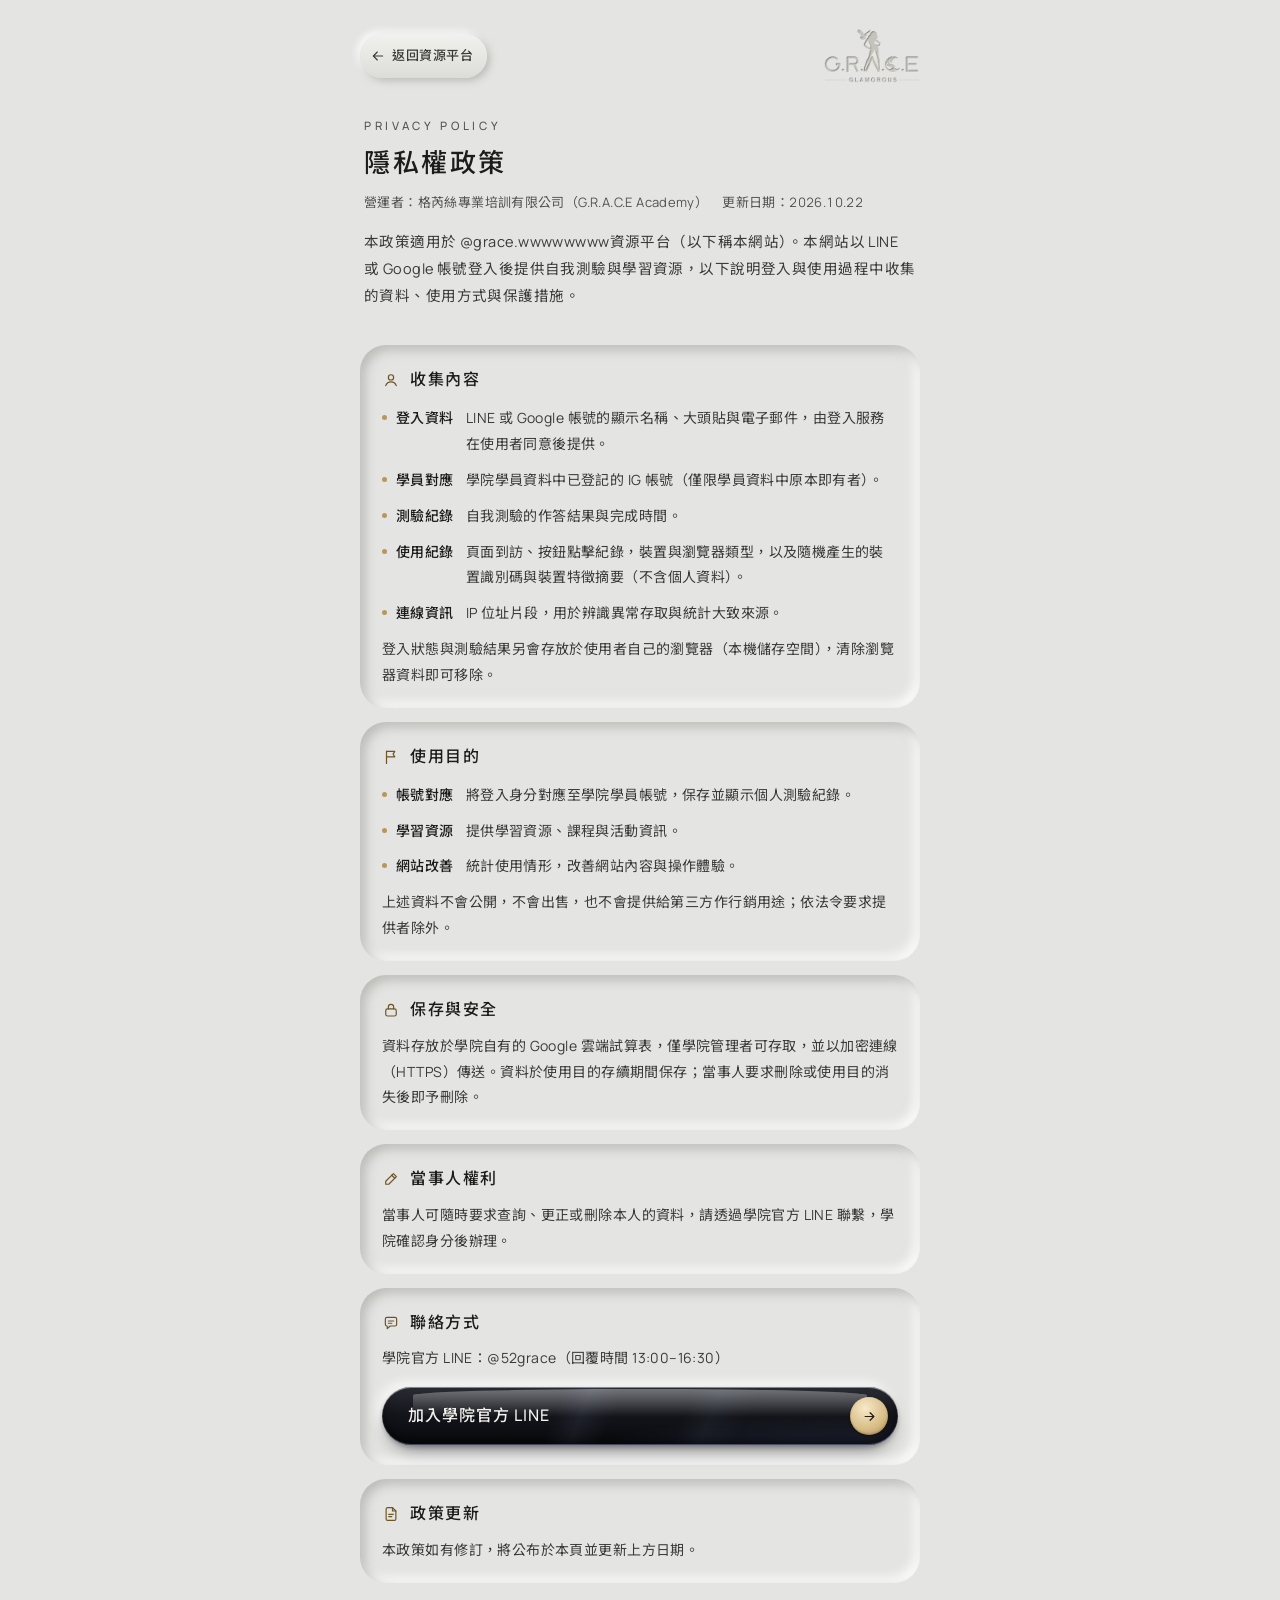
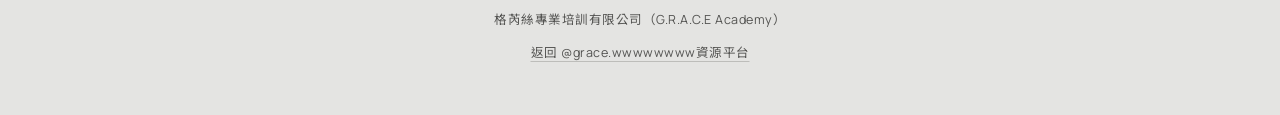
<file: privacy.html>
<!doctype html>
<html lang="zh-Hant-TW">
<head>
<meta charset="utf-8">
<meta name="viewport" content="width=device-width, initial-scale=1, viewport-fit=cover">
<title>隱私權政策｜@grace.wwwwwwww資源平台</title>
<meta name="description" content="@grace.wwwwwwww資源平台隱私權政策：收集內容、使用目的、保存與安全、當事人權利與聯絡方式。">
<meta name="theme-color" content="#E4E4E2">
<meta name="color-scheme" content="light">
<link rel="canonical" href="https://grace63188.github.io/grace-IG/privacy.html">
<link rel="icon" type="image/png" sizes="32x32" href="assets/img/favicon-32.png">
<link rel="apple-touch-icon" href="assets/img/apple-touch-icon.png">
<link rel="preconnect" href="https://fonts.googleapis.com">
<link rel="preconnect" href="https://fonts.gstatic.com" crossorigin>
<link rel="stylesheet" href="https://fonts.googleapis.com/css2?family=Manrope:wght@300;400;500;600&amp;family=Noto+Sans+TC:wght@300;400;500&amp;display=swap">
<link rel="stylesheet" href="assets/css/site.css?v=20261031a">
<style>
/* 隱私權政策：沿用 site.css 的色彩、字型與按鈕語彙（霧面＝資訊、光澤＝可按） */
.pp{max-width:640px;margin:0 auto;padding:max(28px, env(safe-area-inset-top, 0px)) max(var(--gutter), env(safe-area-inset-right, 0px)) calc(40px + env(safe-area-inset-bottom, 0px)) max(var(--gutter), env(safe-area-inset-left, 0px))}
.pp-top{display:flex;align-items:center;justify-content:space-between;gap:12px;min-height:44px}
.pp-back{display:inline-flex;align-items:center;gap:6px;min-height:44px;padding:0 14px 0 10px;border-radius:999px;font-size:13px;font-weight:500;color:var(--ink-2);letter-spacing:.04em;
  background:var(--matte, #E4E4E2);box-shadow:3px 3px 7px rgba(150,150,146,.5),-3px -3px 7px rgba(255,255,255,.9);transition:transform var(--t-press) ease-out}
.pp-back:active{transform:scale(.96)}
.pp-back svg{width:16px;height:16px;transform:scaleX(-1)}
.pp-home{display:inline-flex;align-items:center;justify-content:center;min-width:44px;min-height:44px;border-radius:12px;-webkit-tap-highlight-color:transparent}
.pp-logo{width:96px;height:auto;opacity:.92;transition:transform var(--t-press) ease-out,opacity var(--t-press) ease-out}
.pp-home:active .pp-logo{transform:scale(.96);opacity:.78}
.pp-head{padding:34px 4px 22px}
.pp-k{font-family:var(--geo);font-size:11.5px;font-weight:500;letter-spacing:.32em;color:var(--ink-3)}
.pp-h{margin-top:8px;font-size:26px;font-weight:500;letter-spacing:.1em;line-height:1.4}
.pp-meta{margin-top:12px;display:flex;flex-wrap:wrap;gap:4px 14px;font-size:13px;color:var(--ink-3);letter-spacing:.03em}
.pp-meta .en{font-variant-numeric:tabular-nums}
.pp-lead{margin-top:16px;font-size:14.5px;color:var(--ink-2);line-height:1.85;letter-spacing:.03em}
.pp-sec{margin-top:14px;padding:22px 22px 20px;border-radius:26px;box-shadow:var(--dn)}
.pp-sec h2{display:flex;align-items:center;gap:10px;font-size:16px;font-weight:500;letter-spacing:.1em}
.pp-sec h2 svg{width:18px;height:18px;color:var(--champagne-ink)}
.pp-sec p,.pp-sec li{font-size:14px;color:var(--ink-2);line-height:1.85;letter-spacing:.03em}
.pp-sec p{margin-top:10px}
.pp-list{margin-top:12px;display:flex;flex-direction:column;gap:10px}
.pp-list li{display:grid;grid-template-columns:auto minmax(0,1fr);gap:4px 12px;align-items:baseline}
.pp-list b{position:relative;padding-left:14px;font-weight:500;color:var(--ink);white-space:nowrap}
.pp-list b::before{content:"";position:absolute;left:0;top:.72em;width:5px;height:5px;border-radius:50%;background:var(--champagne)}
.pp-cta{margin-top:16px}
.pp-cta .cta{width:100%}
.pp-foot{margin-top:26px;text-align:center;font-size:12.5px;color:var(--ink-3);letter-spacing:.04em;line-height:1.8}
.pp-foot a{display:inline-flex;align-items:center;min-height:44px;padding:0 6px;text-decoration:underline;text-decoration-color:var(--rule);text-underline-offset:4px}
@media (max-width:380px){
  .pp-sec{padding:20px 18px 18px;border-radius:22px}
  .pp-list li{grid-template-columns:1fr}
  .pp-h{font-size:23px}
}
</style>
</head>
<body>
<svg width="0" height="0" class="sprite" aria-hidden="true" focusable="false">
  <symbol id="i-arrow" viewBox="0 0 24 24"><path d="M5 12h14M13 6l6 6-6 6"/></symbol>
  <symbol id="i-user" viewBox="0 0 24 24"><circle cx="12" cy="8.5" r="3.5"/><path d="M5 19.5c1.2-3.3 3.8-5 7-5s5.8 1.7 7 5"/></symbol>
  <symbol id="i-flag" viewBox="0 0 24 24"><path d="M6 20.5V4M6 4.5h11l-2.2 3.6L17 11.7H6"/></symbol>
  <symbol id="i-lock" viewBox="0 0 24 24"><rect x="5" y="10.5" width="14" height="9.5" rx="2.5"/><path d="M8.5 10.5V8a3.5 3.5 0 0 1 7 0v2.5"/></symbol>
  <symbol id="i-pen" viewBox="0 0 24 24"><path d="M15.2 4.8l4 4L9 19H5v-4z"/><path d="M13 7l4 4"/></symbol>
  <symbol id="i-chat" viewBox="0 0 24 24"><path d="M4.5 6.5a2 2 0 0 1 2-2h11a2 2 0 0 1 2 2V14a2 2 0 0 1-2 2H11l-4 3.5V16h-.5a2 2 0 0 1-2-2z"/><path d="M8.5 9.3h7M8.5 12.3h4.5"/></symbol>
  <symbol id="i-doc" viewBox="0 0 24 24"><path d="M14 3.5H7.5a2 2 0 0 0-2 2v13a2 2 0 0 0 2 2h9a2 2 0 0 0 2-2V8z"/><path d="M14 3.5V8h4.5M9 12.5h6M9 15.5h4"/></symbol>
  <symbol id="i-linef" viewBox="0 0 24 24"><path d="M12 3.6C6.6 3.6 2.4 7 2.4 11.3c0 3.8 3.4 7 8 7.6.3.1.7.2.8.5.1.2.1.6 0 .9l-.1.8c0 .2-.2.9.8.5 1-.4 5.5-3.2 7.5-5.5 1.4-1.5 2.1-3.1 2.1-4.8C21.6 7 17.4 3.6 12 3.6z"/></symbol>
</svg>
<div class="pp">
  <nav class="pp-top" aria-label="頁面導覽">
    <a class="pp-back" href="./"><svg class="i" aria-hidden="true" focusable="false"><use href="#i-arrow"/></svg><span>返回資源平台</span></a>
    <a class="pp-home" href="./" aria-label="回到首頁"><img class="pp-logo" src="assets/img/logo-engraved.webp" width="480" height="277" alt=""></a>
  </nav>

  <main>
    <header class="pp-head">
      <p class="pp-k" lang="en">PRIVACY POLICY</p>
      <h1 class="pp-h">隱私權政策</h1>
      <p class="pp-meta"><span>營運者：格芮絲專業培訓有限公司（<span class="en">G.R.A.C.E Academy</span>）</span><span>更新日期：<span class="en">2026.10.22</span></span></p>
      <p class="pp-lead">本政策適用於 @grace.wwwwwwww資源平台（以下稱本網站）。本網站以 LINE 或 Google 帳號登入後提供自我測驗與學習資源，以下說明登入與使用過程中收集的資料、使用方式與保護措施。</p>
    </header>

    <section class="pp-sec" aria-labelledby="h-collect">
      <h2 id="h-collect"><svg class="i" aria-hidden="true" focusable="false"><use href="#i-user"/></svg>收集內容</h2>
      <ul class="pp-list">
        <li><b>登入資料</b><span>LINE 或 Google 帳號的顯示名稱、大頭貼與電子郵件，由登入服務在使用者同意後提供。</span></li>
        <li><b>學員對應</b><span>學院學員資料中已登記的 IG 帳號（僅限學員資料中原本即有者）。</span></li>
        <li><b>測驗紀錄</b><span>自我測驗的作答結果與完成時間。</span></li>
        <li><b>使用紀錄</b><span>頁面到訪、按鈕點擊紀錄，裝置與瀏覽器類型，以及隨機產生的裝置識別碼與裝置特徵摘要（不含個人資料）。</span></li>
        <li><b>連線資訊</b><span>IP 位址片段，用於辨識異常存取與統計大致來源。</span></li>
      </ul>
      <p>登入狀態與測驗結果另會存放於使用者自己的瀏覽器（本機儲存空間），清除瀏覽器資料即可移除。</p>
    </section>

    <section class="pp-sec" aria-labelledby="h-purpose">
      <h2 id="h-purpose"><svg class="i" aria-hidden="true" focusable="false"><use href="#i-flag"/></svg>使用目的</h2>
      <ul class="pp-list">
        <li><b>帳號對應</b><span>將登入身分對應至學院學員帳號，保存並顯示個人測驗紀錄。</span></li>
        <li><b>學習資源</b><span>提供學習資源、課程與活動資訊。</span></li>
        <li><b>網站改善</b><span>統計使用情形，改善網站內容與操作體驗。</span></li>
      </ul>
      <p>上述資料不會公開，不會出售，也不會提供給第三方作行銷用途；依法令要求提供者除外。</p>
    </section>

    <section class="pp-sec" aria-labelledby="h-keep">
      <h2 id="h-keep"><svg class="i" aria-hidden="true" focusable="false"><use href="#i-lock"/></svg>保存與安全</h2>
      <p>資料存放於學院自有的 Google 雲端試算表，僅學院管理者可存取，並以加密連線（<span class="en">HTTPS</span>）傳送。資料於使用目的存續期間保存；當事人要求刪除或使用目的消失後即予刪除。</p>
    </section>

    <section class="pp-sec" aria-labelledby="h-rights">
      <h2 id="h-rights"><svg class="i" aria-hidden="true" focusable="false"><use href="#i-pen"/></svg>當事人權利</h2>
      <p>當事人可隨時要求查詢、更正或刪除本人的資料，請透過學院官方 LINE 聯繫，學院確認身分後辦理。</p>
    </section>

    <section class="pp-sec" aria-labelledby="h-contact">
      <h2 id="h-contact"><svg class="i" aria-hidden="true" focusable="false"><use href="#i-chat"/></svg>聯絡方式</h2>
      <p>學院官方 LINE：<span class="en">@52grace</span>（回覆時間 <span class="en">13:00–16:30</span>）</p>
      <div class="pp-cta"><a class="cta cta-main gl gl-ink" href="https://line.me/R/ti/p/@52grace" target="_blank" rel="noopener"><span>加入學院官方 LINE</span><span class="go"><svg class="i" aria-hidden="true" focusable="false"><use href="#i-arrow"/></svg></span></a></div>
    </section>

    <section class="pp-sec" aria-labelledby="h-update">
      <h2 id="h-update"><svg class="i" aria-hidden="true" focusable="false"><use href="#i-doc"/></svg>政策更新</h2>
      <p>本政策如有修訂，將公布於本頁並更新上方日期。</p>
    </section>
  </main>

  <footer class="pp-foot">
    <p>格芮絲專業培訓有限公司（<span class="en">G.R.A.C.E Academy</span>）</p>
    <a href="./">返回 @grace.wwwwwwww資源平台</a>
  </footer>
</div>
</body>
</html>
</file>
<file: assets/css/site.css>
/* =========================================================
   @grace.wwwwwwww資源平台（原 G.R.A.C.E 全平台總覽）｜共用元件
   原則：霧面＝資訊（凹槽、錶盤、說明區） ／ 光澤＝可按（入口鍵、按鈕、圓鈕、票根）
   本檔為共用語彙（色彩、字型、按鈕、流程軌道、票券、測驗）；首頁與底部卡片版面見 v6.css
   ========================================================= */

:root{
  color-scheme:light;
  /* 表面（同一色相，只調明度） */
  --clay:#E4E4E2;          /* 面板與頁面底 */
  --clay-hi:#EDEDEB;       /* 錶面：略亮 */
  /* 墨色四階 */
  --ink:#1C1C1B; --ink-2:#3A3A38; --ink-3:#545452; --mute:#5A5A58;
  --rule:#BDBDBA;          /* 僅裝飾用，不承載文字 */
  /* 強調 */
  --champagne:#B8975A;     /* 香檳金：入學完成、規則 */
  --champagne-ink:#6F5426; /* 金色文字（對比 ≥4.5） */
  --onair:#C8423D;
  /* 浮雕陰影 */
  --lo:rgba(163,163,160,.6);
  --hi:rgba(255,255,255,.9);
  --up-lg:14px 14px 32px var(--lo),-14px -14px 32px var(--hi);
  --up:7px 7px 16px var(--lo),-7px -7px 16px var(--hi);
  --dn:inset 5px 5px 11px rgba(163,163,160,.62),inset -5px -5px 11px var(--hi);
  --dn-sm:inset 3px 3px 6px rgba(163,163,160,.6),inset -3px -3px 6px var(--hi);
  /* 字型 */
  --geo:"Manrope","Manrope Fallback","Noto Sans TC","Noto Sans TC Fallback",system-ui,sans-serif;
  --cjk:"Manrope","Manrope Fallback","Noto Sans TC","Noto Sans TC Fallback","PingFang TC","Microsoft JhengHei",system-ui,sans-serif;
  /* 動效 */
  --ease-out:cubic-bezier(0.23,1,0.32,1);
  --ease-in:cubic-bezier(0.55,0,1,0.45);
  --ease-move:cubic-bezier(0.77,0,0.175,1);
  --t-press:150ms; --t-ui:200ms; --t-move:240ms;
  /* 版面 */
  --gutter:clamp(16px,4.2vw,40px);
  --r-panel:42px; --pad:24px; --r-inner:18px;
  --nav-h:64px;
}

/* 字型載入前的相近系統字型：以 size-adjust 等比例對齊，減少切換時的版面位移 */
@font-face{font-family:"Manrope Fallback";src:local("Helvetica Neue"),local("Arial"),local("Liberation Sans");size-adjust:104%;ascent-override:102%;descent-override:29%;line-gap-override:0%}
@font-face{font-family:"Noto Sans TC Fallback";src:local("PingFang TC"),local("Microsoft JhengHei"),local("Noto Sans CJK TC"),local("Heiti TC");size-adjust:100%;ascent-override:116%;descent-override:29%;line-gap-override:0%}

*,*::before,*::after{box-sizing:border-box}
*{margin:0;padding:0}
html{background:var(--clay);-webkit-text-size-adjust:100%;scroll-behavior:smooth}
body{background:var(--clay);color:var(--ink);font-family:var(--cjk);font-weight:400;font-size:15px;line-height:1.6;
  -webkit-font-smoothing:antialiased;-moz-osx-font-smoothing:grayscale;text-rendering:optimizeLegibility;min-height:100vh;min-height:100svh;overflow-x:hidden}
/* 頂端安全區（瀏海）：固定色帶，黏頂導覽列從其下方開始 */
body::before{content:"";position:fixed;left:0;right:0;top:0;height:env(safe-area-inset-top,0px);background:var(--clay);z-index:31;pointer-events:none}
::selection{background:#1C1C1B;color:#F4F2EC}
img{display:block;max-width:100%;height:auto}
a{color:inherit;text-decoration:none;-webkit-tap-highlight-color:transparent}
button{font:inherit;color:inherit;background:none;border:0;cursor:pointer;-webkit-tap-highlight-color:transparent}
ul,ol{list-style:none}
.en{font-family:var(--geo)}
.sprite{position:absolute;width:0;height:0;overflow:hidden}
svg.i{width:18px;height:18px;flex:none;fill:none;stroke:currentColor;stroke-width:1.6;stroke-linecap:round;stroke-linejoin:round}
svg.i .fill,svg.i use{vector-effect:non-scaling-stroke}
.sr-only{position:absolute!important;width:1px;height:1px;padding:0;margin:-1px;overflow:hidden;clip:rect(0 0 0 0);white-space:nowrap;border:0}
.skip{position:absolute;left:12px;top:-60px;z-index:50;min-height:44px;display:flex;align-items:center;padding:0 16px;border-radius:999px;background:var(--ink);color:#fff;font-size:14px}
.skip:focus{top:calc(12px + env(safe-area-inset-top,0px))}
[hidden]{display:none!important}
html.js:not(.nojs) [data-fill]:not(.filled){visibility:hidden}
html:not(.js) [data-fill]{display:none!important}
/* 拖曳元件：避免 iOS 長按選字、放大鏡與連結選單 */
.ticket{-webkit-user-select:none;user-select:none;-webkit-touch-callout:none}

/* 焦點環：所有可點元素一致 */
:where(a,button,[role="slider"],[tabindex]):focus-visible{outline:2px solid var(--ink);outline-offset:3px}
.well{box-shadow:var(--dn)}
.cap{font-size:13px;font-weight:500;letter-spacing:.14em;color:var(--mute)}

/* ---------------------------------------------------------
   黑曜石（可按）——分級黑曜石
   主要 CTA、實體控制件（滑塊、旋鈕、圓鈕、票根）整顆黑曜石；
   文字型次要鍵＝霧面＋黑曜石珠；選中狀態＝黑曜石填滿
   --------------------------------------------------------- */
:root{
  --obs-ink:#F4F2EC;            /* 黑曜石上的主要文字 */
  --obs-mute:#B9B8C2;           /* 黑曜石上的次要文字 */
  --obs-gold:#E2CB9A;           /* 黑曜石上的香檳金字 */
  --obs-body:linear-gradient(180deg,#2B2D35 0%,#14151B 46%,#08090C 100%);
  --obs-flow:linear-gradient(112deg,transparent 0 34%,rgba(150,160,215,.09) 39%,transparent 45%,transparent 58%,rgba(120,150,175,.07) 63%,transparent 70%);
  --obs-glow:radial-gradient(90% 130% at 88% 125%,rgba(96,108,168,.30),transparent 58%);
  --obs-rim:inset 0 1px 0 rgba(255,255,255,.40),inset 0 0 0 1px rgba(255,255,255,.06),inset 0 -1px 0 rgba(150,164,220,.35),inset 0 -4px 8px rgba(0,0,0,.55);
  --obs-lift:0 10px 20px -10px rgba(12,12,18,.7),0 2px 4px rgba(12,12,18,.22),-5px -5px 12px rgba(255,255,255,.78);
  --obs-sink:inset 0 3px 7px rgba(0,0,0,.7),inset 0 -1px 0 rgba(150,164,220,.22),0 3px 6px -3px rgba(12,12,18,.45),-3px -3px 8px rgba(255,255,255,.7);
  --bead-body:radial-gradient(circle at 35% 25%,#5A5D6B 0,#22242C 38%,#0B0C10 75%);
  --bead-lift:inset 0 1px 0 rgba(255,255,255,.35),inset 0 -1px 0 rgba(150,164,220,.35),0 5px 10px -3px rgba(12,12,18,.55),-4px -4px 9px rgba(255,255,255,.85);
  --matte:linear-gradient(180deg,#F1F1EF,#DCDCD9);
  --matte-lift:5px 6px 12px rgba(150,150,146,.55),-5px -5px 11px rgba(255,255,255,.9),inset 0 -2px 4px rgba(0,0,0,.05);
  --matte-sink:inset 2px 3px 6px rgba(140,140,136,.45),inset -2px -2px 5px rgba(255,255,255,.8);
}
.gl,.bead,.key,.lever,.obs{position:relative;isolation:isolate;overflow:hidden;cursor:pointer;
  transition-property:transform,box-shadow;transition-duration:var(--t-press);transition-timing-function:ease-out}
/* 頂部高光弧 */
.gl::before,.bead::before,.key::before,.lever::before,.obs::before{content:"";position:absolute;left:6%;right:6%;top:2px;height:48%;z-index:-1;pointer-events:none;
  border-radius:999px 999px 60% 60%/100% 100% 40% 40%;
  background:linear-gradient(180deg,rgba(255,255,255,.34),rgba(255,255,255,0));
  transform-origin:50% 0;transition-property:transform,opacity;transition-duration:var(--t-press);transition-timing-function:ease-out}
.bead::before{left:18%;right:18%;top:6%;height:40%;border-radius:50%;background:linear-gradient(180deg,rgba(255,255,255,.5),rgba(255,255,255,0))}
/* 按下：縮至 0.96、高光收縮、下沉 */
.gl:active,.bead:active,.obs:active{transform:scale(.96)}
.gl:active::before,.bead:active::before,.obs:active::before,.key:active::before{transform:scaleY(.55);opacity:.5}

/* 黑曜石面（主要 CTA、選中的鍵、測驗選中） */
.gl-ink,.obs,.key[aria-pressed="true"]{color:var(--obs-ink);background:var(--obs-glow),var(--obs-flow),var(--obs-body);box-shadow:var(--obs-rim),var(--obs-lift)}
.gl-ink:active,.obs:active{box-shadow:var(--obs-sink)}
.gl-ink .go{background:radial-gradient(circle at 40% 30%,#F7E9C8,#D7BC84 60%,#A9874A);color:#241C0F;box-shadow:inset 0 -1px 2px rgba(60,40,10,.3),0 1px 2px rgba(0,0,0,.4)}
/* 霧面文字鈕（次要）：本體霧面，箭頭為黑曜石珠 */
.gl-clear{color:var(--ink);background:var(--matte);box-shadow:var(--matte-lift)}
.gl-clear::before{background:linear-gradient(180deg,rgba(255,255,255,.95),rgba(255,255,255,0))}
.gl-clear:active{box-shadow:var(--matte-sink)}
.gl-clear .go{background:var(--bead-body);color:var(--obs-ink);box-shadow:var(--bead-lift)}
/* 黑曜石圓鈕（滑塊、PODCAST、課程箭頭、關閉鈕） */
.bead{display:grid;place-items:center;color:var(--obs-ink);background:var(--bead-body);box-shadow:var(--bead-lift)}
.bead:active{box-shadow:inset 0 3px 6px rgba(0,0,0,.75),-3px -3px 8px rgba(255,255,255,.75)}
.round{width:48px;height:48px;border-radius:50%;flex:none}
.mini{width:30px;height:30px;border-radius:50%;transition:transform var(--t-ui) var(--ease-out)}
.mini svg{width:14px;height:14px}

/* 高光掃過（首次開機後提示一次） */
.gl::after{content:"";position:absolute;top:-20%;bottom:-20%;left:0;width:38%;z-index:-1;pointer-events:none;opacity:0;
  background:linear-gradient(100deg,transparent 0,rgba(255,255,255,.4) 50%,transparent 100%);transform:translateX(-120%) skewX(-18deg)}

@media (hover:hover){
  .gl:hover::before,.bead:hover::before,.obs:hover::before,.key:hover::before{opacity:1}
  .gl-ink:hover,.obs:hover{box-shadow:var(--obs-rim),0 14px 24px -10px rgba(12,12,18,.75),0 2px 4px rgba(12,12,18,.22),-5px -5px 12px rgba(255,255,255,.78)}
  .gl .go{transition:transform var(--t-ui) var(--ease-out)}
  .gl:hover .go{transform:translateX(2px)}
}

/* CTA 膠囊 */
.cta{display:flex;align-items:center;justify-content:space-between;gap:12px;min-height:52px;padding:0 10px 0 24px;border-radius:999px;
  font-size:15px;font-weight:500;letter-spacing:.04em;white-space:nowrap}
.cta .go{width:32px;height:32px;border-radius:50%;display:grid;place-items:center;flex:none}
.cta .go svg{width:15px;height:15px;stroke-width:1.9}
.cta .lead{width:18px;height:18px;margin-right:-2px}
.cta-main{min-height:58px;font-size:16px;letter-spacing:.06em;padding-left:26px}
.cta-main .go{width:38px;height:38px}
.cta-sub{min-height:50px}
.cta-sub > span:nth-of-type(1){flex:1;text-align:left}

/* 分組鍵（諮詢）：霧面鍵，選中＝黑曜石 */
.key{min-height:64px;border-radius:20px;display:flex;flex-direction:column;align-items:center;justify-content:center;gap:6px;padding:8px 2px;
  font-size:12.5px;font-weight:500;letter-spacing:0;color:var(--ink-2);text-align:center;line-height:1.3;word-break:keep-all;
  background:var(--matte);box-shadow:var(--matte-lift)}
.key::before{background:linear-gradient(180deg,rgba(255,255,255,.95),rgba(255,255,255,0))}
.key:active{transform:scale(.96);box-shadow:var(--matte-sink)}
.key[aria-pressed="true"]::before{background:linear-gradient(180deg,rgba(255,255,255,.34),rgba(255,255,255,0))}
.key[aria-pressed="true"]:active{box-shadow:var(--obs-sink)}

/* ---------------------------------------------------------
   版面：版頭＋分類導覽列＋七個分類
   --------------------------------------------------------- */
.page{--pl:max(var(--gutter), env(safe-area-inset-left, 0px));--pr:max(var(--gutter), env(safe-area-inset-right, 0px));
  max-width:1240px;margin:0 auto;padding-left:var(--pl);padding-right:var(--pr);
  padding-block:clamp(28px,6vw,56px) calc(40px + env(safe-area-inset-bottom, 0px))}
.mast{padding:4px 0 22px}
.mast-h{display:flex;flex-direction:column;align-items:center;gap:14px;font-weight:inherit}
.mast .logo{width:min(200px,52vw);height:auto}
.mast .cap{font-size:13px;letter-spacing:.24em;font-weight:500}
/* 雙 Logo：學院＝人像小標＋文字；體驗＝Sampler 凹刻字標 */
.brand{margin-top:-8px}

/* ---------------------------------------------------------
   節點：三類一眼可分
   資訊＝凹槽內的「名稱｜值」對照列
   規則＝左側條件環＋右側凹印條件章（香檳金字）
   流程＝圖示軌道：凹槽圓井＋線條圖示＋2–4 字，凹槽連成軌道、刻痕指向下一步；可點的步驟＝黑曜石珠；終點＝香檳金環
   每格不足 64px 時圓井縮小、四字分兩行；不足 46px 時改直向軌道
   --------------------------------------------------------- */
.node{display:flex;flex-direction:column;gap:10px;min-width:0}

/* 資訊 */
.spec{display:flex;flex-direction:column;padding:4px 18px;border-radius:var(--r-inner);box-shadow:var(--dn-sm)}
.spec > div{display:grid;grid-template-columns:5em minmax(0,1fr);gap:12px;align-items:baseline;padding:10px 0}
.spec dt{font-size:13px;color:var(--mute);letter-spacing:.04em}
.spec dd{font-size:15px;font-weight:500;color:var(--ink);line-height:1.5;min-width:0;overflow-wrap:anywhere;font-variant-numeric:tabular-nums}
.spec dd.en{letter-spacing:.01em}
/* 資訊：可點的課程列（值在右、黑曜石箭頭） */
.spec-links{padding:6px}
.spec-links li + li{margin-top:2px}
.spec-links a{display:grid;grid-template-columns:minmax(0,1fr) auto auto;align-items:center;gap:12px;min-height:52px;padding:6px 8px 6px 12px;border-radius:14px;
  transition-property:transform,background-color;transition-duration:var(--t-press);transition-timing-function:ease-out}
.spec-links a:active{transform:scale(.96);background-color:rgba(255,255,255,.35)}
@media (hover:hover){ .spec-links a:hover{background-color:rgba(255,255,255,.3)} .spec-links a:hover .mini{transform:translateX(2px)} }
.spec-links .t{font-size:15px;font-weight:500;color:var(--ink);line-height:1.4}
.spec-links .p{font-size:16px;font-weight:500;white-space:nowrap;font-variant-numeric:tabular-nums}
.spec-links .p em{font-style:normal;font-size:11px;color:var(--mute);margin-right:3px;letter-spacing:.04em}

/* 規則 */
.rules{display:flex;flex-direction:column;gap:10px}
.rules > li{display:flex;align-items:center;justify-content:space-between;gap:8px 12px;flex-wrap:wrap;min-height:36px}
/* 諮詢：目前選中的分組，其專區條件一併標示 */
.consult[data-g="course"] .rules > li[data-g="course"],
.consult[data-g="case"] .rules > li[data-g="case"],
.consult[data-g="ai"] .rules > li[data-g="ai"]{background-color:rgba(184,151,90,.1)}

/* 流程＝圖示軌道（與入學滑軌同一套凹槽語言）
   每步一個凹槽圓井＋線條圖示，下方 2–4 字；井與井之間以凹槽連成一條軌道，軌道上的小刻痕指向下一步
   可點的步驟＝黑曜石珠；最後一步＝香檳金環（完成）。放不下時（每格 <46px）改直向軌道 */
.flow{--n:3;--well:42px;--slot:1fr;position:relative;display:grid;grid-template-columns:repeat(var(--n),minmax(0,var(--slot)));align-items:start;padding-top:2px}
.flow::before{content:"";position:absolute;z-index:0;top:calc(2px + var(--well) / 2 - 3px);height:6px;border-radius:999px;box-shadow:var(--dn-sm);
  left:calc(min(100%, var(--n) * var(--slot-px, 9999px)) / var(--n) / 2);width:calc(min(100%, var(--n) * var(--slot-px, 9999px)) / var(--n) * (var(--n) - 1))}
.flow li{position:relative;z-index:1;display:flex;justify-content:center;min-width:0}
/* 刻痕：兩井之間的軌道中點，一個淺刻的 V 指向下一步 */
.flow li:not(:last-child)::after{content:"";position:absolute;top:calc(var(--well) / 2 - 3.5px);left:100%;width:7px;height:7px;margin-left:-4.5px;
  border-top:1.6px solid var(--mute);border-right:1.6px solid var(--mute);transform:rotate(45deg);opacity:.7}
.flow .st{display:flex;flex-direction:column;align-items:center;gap:7px;min-width:0;width:100%;padding:0 2px;text-align:center}
.flow .sw{width:var(--well);height:var(--well);flex:none;border-radius:50%;display:grid;place-items:center;color:var(--ink-2);
  background:var(--clay);box-shadow:var(--dn-sm)}
.flow .sw svg{width:19px;height:19px;stroke-width:1.6}
.flow li:last-child .sw:not(.bead){color:var(--champagne-ink);box-shadow:inset 0 0 0 1.5px var(--champagne),var(--dn-sm)}
.flow .sl{display:block;max-width:100%;font-size:12.5px;font-weight:500;line-height:1.35;color:var(--ink);letter-spacing:.02em;text-wrap:balance;word-break:keep-all;overflow-wrap:anywhere}
.flow .sn{display:block;margin-top:-4px;font-size:11px;font-weight:500;color:var(--ink-3);letter-spacing:.02em;white-space:nowrap}
/* 可點的步驟：整格是連結；圓井換成黑曜石珠（與滑塊同材質），字後帶小箭頭 */
.flow a.st-link{min-height:44px;border-radius:14px;-webkit-tap-highlight-color:transparent}
.flow a.st-link .sw.bead{width:calc(var(--well) + 4px);height:calc(var(--well) + 4px);margin:-2px 0;color:var(--obs-ink);background:var(--bead-body);background-color:#14151B;box-shadow:var(--bead-lift);overflow:hidden;
  transition-property:transform,box-shadow;transition-duration:var(--t-press);transition-timing-function:ease-out}
.flow a.st-link .sl{text-decoration:underline;text-decoration-color:var(--rule);text-underline-offset:4px}
.flow a.st-link .ar{display:inline-block;width:12px;height:12px;margin-left:3px;vertical-align:-1.5px;stroke-width:2}
.flow a.st-link:active .sw.bead{transform:scale(.96);box-shadow:inset 0 3px 6px rgba(0,0,0,.75),-3px -3px 8px rgba(255,255,255,.75)}
@media (hover:hover){ .flow a.st-link:hover .sw.bead{transform:translateY(-1px)} .flow a.st-link:hover .sl{text-decoration-color:var(--ink)} }
.flow li[hidden] + li::after{display:none}

/* ---------------------------------------------------------
   一對一諮詢：分組鍵＋旋鈕｜讀數＋諮詢時間｜預約條件｜預約流程
   --------------------------------------------------------- */
.consult{display:grid;grid-template-columns:minmax(0,1fr);grid-template-areas:"head" "items" "dial" "text" "side" "flows";gap:22px}
.c-count{font-size:13px;font-weight:500;letter-spacing:.14em;color:var(--mute);font-variant-numeric:tabular-nums}

.tickets{display:flex;flex-direction:column;gap:18px;padding-top:4px}
.tk-wrap{position:relative;filter:drop-shadow(6px 8px 9px rgba(140,140,136,.55)) drop-shadow(-6px -6px 9px rgba(255,255,255,.9))}
.ticket{position:relative;display:grid;grid-template-columns:minmax(0,1fr) 96px;width:100%;min-height:140px;padding:0;text-align:left;border-radius:26px;cursor:pointer;touch-action:manipulation}
.ticket:focus-visible{outline:2px solid var(--ink);outline-offset:4px}
/* 票身：右側上下各一個半圓缺口 */
.tk-body{position:relative;display:flex;flex-direction:column;justify-content:space-between;gap:8px;padding:18px 20px 18px 22px;border-radius:26px 0 0 26px;
  background:linear-gradient(180deg,#F3F3F1,#E1E1DE);
  box-shadow:inset 0 1px 0 rgba(255,255,255,.95),inset 0 -2px 4px rgba(0,0,0,.05);
  -webkit-mask:radial-gradient(circle 12px at 100% 0,#0000 97%,#000 100%),radial-gradient(circle 12px at 100% 100%,#0000 97%,#000 100%);
  -webkit-mask-composite:source-in;mask:radial-gradient(circle 12px at 100% 0,#0000 97%,#000 100%),radial-gradient(circle 12px at 100% 100%,#0000 97%,#000 100%);mask-composite:intersect;
  transition:transform 240ms var(--ease-out)}
.tk-issuer{font-size:11.5px;font-weight:600;letter-spacing:.32em;color:var(--mute)}
.tk-name{font-size:25px;font-weight:500;letter-spacing:.14em;line-height:1.2;color:var(--ink)}
.tk-foot{display:flex;flex-wrap:wrap;align-items:baseline;gap:4px 12px}
.tk-meta{font-size:13.5px;color:var(--ink-3);letter-spacing:.04em}
.tk-meta b{font-weight:500;color:var(--ink);font-size:15px;font-variant-numeric:tabular-nums}
.tk-meta i{font-style:normal;color:var(--rule);margin:0 2px}
.tk-last{font-size:12.5px;font-weight:500;color:var(--champagne-ink)}
/* 撕線：一排小孔，跨在票身與票根之間 */
.tk-perf{position:absolute;top:16px;bottom:16px;right:93px;width:6px;z-index:2;pointer-events:none;
  background:radial-gradient(circle 2.4px at 50% 50%,var(--clay) 92%,transparent 100%) 0 0/6px 10px repeat-y;
  transition:opacity 120ms ease-out}
/* 票根：黑曜石＝可按；橫向拖曳交給程式，垂直仍可捲頁 */
.tk-stub{position:relative;isolation:isolate;overflow:hidden;display:flex;flex-direction:column;align-items:center;justify-content:center;gap:10px;border-radius:0 26px 26px 0;
  color:var(--obs-gold);background:var(--obs-glow),var(--obs-flow),var(--obs-body);background-color:#14151B;touch-action:pan-y;
  box-shadow:inset 0 1px 0 rgba(255,255,255,.35),inset 0 -1px 0 rgba(150,164,220,.35),inset 0 -6px 12px rgba(0,0,0,.5);
  -webkit-mask:radial-gradient(circle 12px at 0 0,#0000 97%,#000 100%),radial-gradient(circle 12px at 0 100%,#0000 97%,#000 100%);
  -webkit-mask-composite:source-in;mask:radial-gradient(circle 12px at 0 0,#0000 97%,#000 100%),radial-gradient(circle 12px at 0 100%,#0000 97%,#000 100%);mask-composite:intersect;
  transform-origin:0 100%;
  transition-property:transform,box-shadow,opacity;transition-duration:var(--t-press);transition-timing-function:ease-out}
.tk-stub::before{content:"";position:absolute;left:14px;right:8px;top:3px;height:30%;z-index:-1;border-radius:0 18px 50% 50%/0 18px 30% 30%;
  background:linear-gradient(180deg,rgba(255,255,255,.2),rgba(255,255,255,0));transform-origin:50% 0;transition:transform var(--t-press) ease-out,opacity var(--t-press) ease-out}
.tk-go{writing-mode:vertical-rl;font-size:17px;font-weight:500;letter-spacing:.42em;margin-bottom:-.42em;line-height:1}
.tk-stub svg{width:20px;height:20px;stroke-width:1.8}
/* 驗票章：撕下後在票身蓋上 */
.tk-stamp{position:absolute;right:20px;top:50%;width:52px;height:52px;margin-top:-26px;border-radius:50%;display:grid;place-items:center;
  color:var(--champagne-ink);box-shadow:inset 0 0 0 2px var(--champagne),inset 0 0 0 6px rgba(184,151,90,.14);opacity:0;transform:scale(.6) rotate(-14deg)}
.tk-stamp svg{width:22px;height:22px;stroke-width:2.2}
/* 按壓（0–120ms）：票根下沉、高光收縮 */
.ticket:active .tk-stub{transform:scale(.96);box-shadow:inset 0 3px 8px rgba(0,0,0,.75),inset 0 -1px 0 rgba(150,164,220,.22)}
.ticket:active .tk-stub::before{transform:scaleY(.55);opacity:.5}
@media (hover:hover){
  .tk-stub svg{transition:transform var(--t-ui) var(--ease-out)}
  .ticket:hover .tk-stub svg{transform:translateY(2px)}
}
/* 拖曳票根中：跟手、不過渡；未達門檻放開即回彈（transition 接手） */
.tk-wrap.dragging .tk-stub{transition:none;transform:translateX(var(--dx,0px)) rotate(var(--rot,0deg))}
/* 撕票序列（總長 1200ms）：
   120–360 撕開：票根右移並以左下角為軸轉開，撕線淡出（從拖曳停下的位置接續）
   360–640 飛離：票根加速離場並淡出；驗票章蓋上
   640–900 票身前推：微放大
   900–1200 測驗覆蓋層淡入（由 quiz.js 接手） */
.tk-wrap.is-tearing .tk-perf{opacity:0;transition-delay:120ms}
.tk-wrap.is-tearing .tk-stub{animation:stub-tear 520ms both;animation-delay:120ms}
.tk-wrap.is-tearing .tk-stamp{animation:stamp-in 280ms var(--ease-out) 360ms both}
.tk-wrap.is-tearing .tk-body{animation:body-lift 260ms var(--ease-out) 640ms both}
/* 另一張票同步退後，讓焦點只剩被撕的那張 */
.tickets:has(.is-tearing) .tk-wrap:not(.is-tearing){opacity:.35;transition:opacity 200ms var(--ease-in) 360ms}
@keyframes stub-tear{
  0%{transform:translateX(var(--dx,0px)) rotate(var(--rot,0deg));opacity:1;animation-timing-function:cubic-bezier(0.23,1,0.32,1)}
  46%{transform:translate(calc(var(--dx,0px) + 26px),6px) rotate(9deg);opacity:1;animation-timing-function:cubic-bezier(0.55,0,1,0.45)}
  100%{transform:translate(calc(var(--dx,0px) + 132px),40px) rotate(22deg);opacity:0}
}
@keyframes stamp-in{from{opacity:0;transform:scale(.6) rotate(-14deg)}to{opacity:1;transform:scale(1) rotate(-14deg)}}
@keyframes body-lift{to{transform:scale(1.03)}}
.ch{display:flex;flex-direction:column;gap:12px;padding:16px;border-radius:28px;background:var(--clay);box-shadow:var(--up)}
.ch .spec > div{grid-template-columns:4.6em minmax(0,1fr)}
#live .st{display:flex;align-items:center;gap:7px;font-size:12.5px;font-weight:500;color:#A3302B;letter-spacing:.06em;min-width:0}
#live .dot{flex:none;width:7px;height:7px;border-radius:50%;background:var(--onair);box-shadow:0 0 0 3px rgba(200,66,61,.14)}
#live.on .st{font-weight:600}
#live.on .dot{animation:onair 1.6s ease-in-out infinite}
@keyframes onair{50%{opacity:.35}}
.pc-t{font-size:14.5px;font-weight:500;line-height:1.45}
#pc-meta:empty{display:none}
.big{font-weight:300;font-size:clamp(36px,10.4vw,44px);line-height:1.02;letter-spacing:-.02em;color:var(--ink);font-variant-numeric:tabular-nums;font-feature-settings:"tnum"}
.big small{font-family:var(--cjk);font-size:20px;font-weight:300;margin-left:6px;letter-spacing:0;color:var(--ink-2)}
.clock{position:relative;width:100%;aspect-ratio:1;border-radius:50%;
  background:radial-gradient(circle at 40% 35%,#F3F3F1 0,var(--clay-hi) 55%,#E6E6E4 100%);
  box-shadow:inset 6px 6px 13px rgba(163,163,160,.55),inset -6px -6px 13px rgba(255,255,255,.95)}
@supports not (aspect-ratio:1/1){ .clock{height:0;padding-top:100%} }
.clock svg{position:absolute;inset:0;width:100%;height:100%}
.hand{position:absolute;left:50%;bottom:50%;transform-origin:50% 100%;border-radius:2px;transform:rotate(var(--a,0deg));filter:drop-shadow(1.5px 2px 1.5px rgba(0,0,0,.16))}
.hand.h{width:3.6px;height:24%;margin-left:-1.8px;background:#141413}
.hand.m{width:2.2px;height:36%;margin-left:-1.1px;background:#141413}
.hand.s{width:1px;height:42%;margin-left:-.5px;background:#55554F;transition:transform 160ms var(--ease-out)}
.hand.s::after{content:"";position:absolute;left:-.5px;right:-.5px;bottom:-16%;height:16%;background:inherit}
.hand.s.no-anim{transition:none}
.pin{position:absolute;left:50%;top:50%;width:8px;height:8px;margin:-4px 0 0 -4px;border-radius:50%;background:#141413;box-shadow:inset 0 0 0 2.5px #141413,inset 0 0 0 4px #BDBDB9}

/* ---------------------------------------------------------
   響應式
   --------------------------------------------------------- */
@media (max-width:359px){
  :root{--pad:18px;--r-panel:36px}
  .cta{padding-left:20px}
  .ticket{grid-template-columns:minmax(0,1fr) 84px}
  .tk-perf{right:81px}
  .tk-name{font-size:22px;letter-spacing:.1em}
  .flow{--well:38px}
  .flow .sl{font-size:12px;letter-spacing:0}
}
@media (min-width:768px){
  :root{--pad:28px;--nav-h:68px}
  .page{max-width:980px}
  #consult{grid-column:1 / -1}
  .tickets{display:grid;grid-template-columns:repeat(2,minmax(0,1fr))}
  .consult{grid-template-columns:300px minmax(0,1fr);grid-template-areas:"head head" "items items" "dial text" "side side" "flows flows";align-items:center;gap:22px 28px}
}
@media (min-width:1180px){
  .page{padding-top:56px;max-width:1240px}
  .mast{padding:0 8px 26px}
  .mast-h{flex-direction:row;justify-content:space-between;align-items:flex-end}
  .mast .logo{width:170px}
  .mast .cap{padding-bottom:8px}
  #academy{grid-column:1 / span 6}
  #sampler{grid-column:7 / span 6}
  #events{grid-column:1 / span 7}
  /* 諮詢：旋鈕｜分組、讀數與時間｜預約條件；下方一列為預約與取得流程＋主要按鈕 */
  .consult{padding:30px 38px 34px;gap:18px 36px;grid-template-columns:330px minmax(0,1fr) 300px;
    grid-template-areas:"head head head" "dial items side" "dial text side" "flows flows flows";grid-template-rows:auto auto 1fr auto;align-items:start}
  .tickets{gap:24px}
  .ticket{min-height:236px;grid-template-columns:minmax(0,1fr) 120px}
  .tk-perf{right:117px}
  .tk-body{padding:26px 24px 26px 30px}
  .tk-name{font-size:34px;letter-spacing:.16em}
  .tk-meta{font-size:14.5px}
  .tk-meta b{font-size:17px}
  .tk-go{font-size:20px}
  .tk-stamp{width:64px;height:64px;margin-top:-32px;right:24px}
  #cp-go{grid-area:cta;align-self:end}
}

/* 窄手機（<380px）：帳號較長，收窄卡片與按鈕留白、帳號字級 13.5px，完整顯示不截斷 */
@media (max-width:379.98px){
  .ch{padding:14px}
}
@media (min-width:1180px){
  .ch:not(.ch-main){flex-direction:row;flex-wrap:wrap;align-items:center;gap:12px 14px}
}

/* 浮動入場票 */
/* 錨點跳轉與焦點捲動時，目標停在浮動票上方（手機 58＋16＋22；768–1399 62＋28＋16；≥1400 直立票在留白內） */
html{scroll-padding-bottom:calc(96px + env(safe-area-inset-bottom, 0px))}
.page{padding-bottom:calc(112px + env(safe-area-inset-bottom, 0px))}
@media (min-width:768px){
  html{scroll-padding-bottom:calc(106px + env(safe-area-inset-bottom, 0px))}
  .page{padding-bottom:calc(118px + env(safe-area-inset-bottom, 0px))}
}
/* 寬螢幕（≥1400px）：右側留白放得下直立票，浮動票改直立停在留白內，完全不壓內容 */
@media (min-width:1400px){
  html{scroll-padding-bottom:24px}
  .page{padding-bottom:calc(56px + env(safe-area-inset-bottom, 0px))}
}
@media (prefers-reduced-motion:reduce){
  .flow a.st-link .sw.bead,.flow a.st-link:active .sw.bead{transform:none}
}
@media (forced-colors:active){ .flow .sw{border:1px solid CanvasText} }

/* ---------------------------------------------------------
   測驗覆蓋層（一題一頁）
   --------------------------------------------------------- */
html.quiz-open,html.quiz-open body{overflow:hidden}
.quiz{position:fixed;inset:0;z-index:80;background:var(--clay);overflow-y:auto;overscroll-behavior:contain;-webkit-overflow-scrolling:touch;
  padding:env(safe-area-inset-top,0px) env(safe-area-inset-right,0px) env(safe-area-inset-bottom,0px) env(safe-area-inset-left,0px);
  opacity:0;transition:opacity 150ms var(--ease-in)}
.quiz.on{opacity:1;transition:opacity 200ms var(--ease-out)}
.qz-shell{max-width:600px;margin:0 auto;min-height:100%;padding:16px max(16px,4vw) 40px;display:flex;flex-direction:column;
  transform:translateY(12px);transition:transform 150ms var(--ease-in)}
.quiz.on .qz-shell{transform:none;transition:transform 260ms var(--ease-out)}
.qz-top{position:sticky;top:0;z-index:3;display:grid;grid-template-columns:minmax(0,1fr) auto;grid-template-areas:"title close" "prog prog";align-items:center;gap:10px 12px;
  padding:6px 0 14px;background:var(--clay)}
.qz-title{grid-area:title;font-size:15px;font-weight:500;letter-spacing:.14em;color:var(--ink-2)}
.qz-close{grid-area:close;width:46px;height:46px}
.qz-close svg{width:18px;height:18px}
.qz-progress{grid-area:prog;display:grid;grid-template-columns:auto minmax(0,1fr);align-items:center;gap:14px}
.qz-count{font-size:13px;font-weight:500;letter-spacing:.12em;color:var(--mute);font-variant-numeric:tabular-nums;min-width:4.6em}
.qz-bar{position:relative;height:8px;border-radius:999px;box-shadow:var(--dn-sm);overflow:hidden}
.qz-bar::after{content:"";position:absolute;inset:2px;border-radius:inherit;background:var(--obs-body);transform-origin:0 50%;transform:scaleX(var(--p,0));transition:transform var(--t-move) var(--ease-move)}
.quiz.done .qz-bar::after{background:linear-gradient(90deg,#B8975A,#E2CB9A)}
.qz-stage{position:relative;flex:1;display:grid}
.qpage{grid-area:1/1;align-self:start;padding-top:8px;transition:opacity 260ms var(--ease-out),transform 260ms var(--ease-out)}
.qpage.in{opacity:0}
.qpage.in.from-r{transform:translateX(28px)}
.qpage.in.from-l{transform:translateX(-28px)}
.qpage.out{pointer-events:none;opacity:0;transition:opacity 150ms var(--ease-in),transform 150ms var(--ease-in)}
.qpage.out.to-l{transform:translateX(-28px)}
.qpage.out.to-r{transform:translateX(28px)}

/* 開始（準備頁的黑曜石圓鈕；準備頁其餘樣式見 v7.css） */
.start{margin-top:40px;width:136px;height:136px;border-radius:50%;display:grid;place-items:center;font-size:18px;font-weight:500;letter-spacing:.3em;padding-left:.3em}
.start::before{left:16%;right:16%;top:6%;height:42%;border-radius:50%}
.start span{color:var(--obs-gold)}

/* 題目 */
.q-ask{display:flex;flex-direction:column;gap:18px;padding-bottom:12px}
.q-no{font-size:13px;font-weight:500;letter-spacing:.14em;color:var(--mute)}
.q-text{font-size:21px;font-weight:500;line-height:1.5;letter-spacing:.02em;text-wrap:pretty;margin-top:-8px}
.opts{display:flex;flex-direction:column;gap:12px}
.opt{display:flex;align-items:center;gap:14px;min-height:64px;width:100%;padding:12px 18px 12px 16px;border-radius:22px;text-align:left;font-size:15px;line-height:1.5;color:var(--ink);
  background:var(--matte);box-shadow:var(--matte-lift);position:relative;isolation:isolate;overflow:hidden;
  transition-property:transform,box-shadow,color;transition-duration:var(--t-press);transition-timing-function:ease-out}
.opt::before{content:"";position:absolute;left:4%;right:4%;top:2px;height:44%;z-index:-1;pointer-events:none;border-radius:20px 20px 50% 50%/100% 100% 30% 30%;background:linear-gradient(180deg,rgba(255,255,255,.95),rgba(255,255,255,0))}
.opt:active{transform:scale(.96);box-shadow:var(--matte-sink)}
.opt .pearl{flex:none;width:22px;height:22px;border-radius:50%;background:var(--bead-body);box-shadow:var(--bead-lift);transition:background var(--t-press) ease-out,box-shadow var(--t-press) ease-out}
.opt.obs{color:var(--obs-ink);background:var(--obs-glow),var(--obs-flow),var(--obs-body);box-shadow:var(--obs-rim),var(--obs-lift)}
.opt.obs::before{background:linear-gradient(180deg,rgba(255,255,255,.3),rgba(255,255,255,0))}
.opt.obs .pearl{background:radial-gradient(circle at 40% 30%,#F7E9C8,#D7BC84 60%,#A9874A);box-shadow:0 0 0 4px rgba(226,203,154,.18)}
.opts.two .opt{min-height:84px;font-size:16px}
@media (hover:hover){ .opt:not(.obs):hover .pearl{box-shadow:var(--bead-lift),0 0 0 4px rgba(20,21,27,.08)} }
.q-nav{display:grid;grid-template-columns:1fr 1fr;gap:12px;margin-top:6px}
.nav{display:flex;align-items:center;justify-content:center;gap:8px;min-height:50px;border-radius:999px;font-size:14px;font-weight:500;letter-spacing:.08em}
.nav svg{width:16px;height:16px}
.nav[data-act="prev"] svg{transform:scaleX(-1)}
.nav:disabled{opacity:.42;cursor:default}
.nav:disabled:active{transform:none;box-shadow:var(--matte-lift)}

/* 結果 */
.result{display:flex;flex-direction:column;gap:22px;padding-bottom:20px}
.reveal{display:flex;flex-direction:column;align-items:center;text-align:center}
.r-kind{font-size:13px;font-weight:500;letter-spacing:.2em;color:var(--mute)}
.chart-wrap{width:min(100%,360px);margin-top:4px}
.chart{display:block;width:100%;height:auto;overflow:visible}
.chart .grid polygon,.chart .grid line{fill:none;stroke:rgba(120,120,116,.32);stroke-width:1}
.chart .shape polygon{fill:rgba(20,21,27,.09);stroke:#14151B;stroke-width:2.4;stroke-linejoin:round}
.chart .shape circle{fill:#14151B}
.chart .labels text{font-size:12.5px;font-weight:500;fill:var(--ink-2);font-family:var(--cjk)}
.r-big{font-size:44px;font-weight:500;letter-spacing:.14em;line-height:1.15;margin-top:2px;padding-left:.14em;outline-offset:6px}
.r-big span{display:inline-block}
.r-sub{font-size:15px;color:var(--ink-2);margin-top:8px;display:flex;align-items:center;gap:10px}
.r-sub b{font-weight:500;color:var(--champagne-ink)}
.r-sub .code{font-size:11.5px;font-weight:600;letter-spacing:.14em;color:var(--mute);padding:3px 9px;border-radius:999px;box-shadow:var(--dn-sm)}
.r-lead{margin-top:14px;max-width:30em;font-size:15px;line-height:1.75;color:var(--ink-2);text-wrap:pretty}
.r-rest{display:flex;flex-direction:column;gap:16px}
.r-sec{padding:18px 20px;border-radius:24px;box-shadow:var(--dn-sm)}
.r-sec h4{display:flex;align-items:center;gap:10px;font-size:15.5px;font-weight:500;letter-spacing:.06em}
.r-sec p{margin-top:8px;font-size:14.5px;line-height:1.75;color:var(--ink-2)}
.tag{width:8px;height:8px;border-radius:50%;flex:none;box-shadow:inset 0 0 0 1.5px var(--champagne-ink)}
.tag.up{background:var(--champagne-ink);box-shadow:none}
.named{margin-top:10px;display:flex;flex-direction:column;gap:10px}
.named li{display:grid;grid-template-columns:6.2em minmax(0,1fr);gap:10px;font-size:14.5px;line-height:1.6}
.named b{font-weight:500;color:var(--ink)}
.named span{color:var(--ink-2)}
.r-second h4{font-size:14.5px;color:var(--ink-2)}
.rcard{display:flex;flex-direction:column;align-items:center;gap:14px;padding:20px;border-radius:28px;background:var(--clay);box-shadow:var(--up)}
.rcard h4,.ending h4{align-self:flex-start;font-size:15.5px;font-weight:500;letter-spacing:.06em}
.rcard-img{width:min(64%,250px);aspect-ratio:9/16;border-radius:18px;overflow:hidden;box-shadow:0 14px 28px -12px rgba(60,60,58,.55),0 2px 6px rgba(60,60,58,.18);background:var(--clay-hi)}
.rcard-img img{width:100%;height:100%;object-fit:cover;-webkit-touch-callout:default;-webkit-user-select:auto;user-select:auto}
.rcard .cta{align-self:stretch}
.ending{display:flex;flex-direction:column;gap:16px;padding:20px;border-radius:28px;background:var(--clay);box-shadow:var(--up)}

/* 結尾分段切換（role=tablist）：凹槽＋黑曜石滑塊 */
.toggle{position:relative;display:grid;grid-template-columns:1fr 1fr;height:58px;border-radius:999px;padding:5px;box-shadow:var(--dn)}
.toggle button{position:relative;z-index:1;display:grid;place-items:center;min-height:44px;border-radius:999px;font-size:14px;font-weight:400;color:var(--mute);letter-spacing:.08em;
  transition:color var(--t-ui) var(--ease-out),transform var(--t-press) ease-out}
.toggle button:not([aria-selected="true"]):active{transform:scale(.96)}
.toggle button[aria-selected="true"]{color:var(--obs-ink);font-weight:500;cursor:default}
.lever{position:absolute;top:5px;bottom:5px;left:5px;width:calc(50% - 5px);border-radius:999px;z-index:0;pointer-events:none;
  background:var(--obs-glow),var(--obs-flow),var(--obs-body);box-shadow:var(--obs-rim),var(--obs-lift);
  transform:translateX(100%);transition:transform var(--t-move) var(--ease-move)}
.toggle.is-left .lever{transform:none}
.pane{display:flex;flex-direction:column;gap:16px}
.pane p{font-size:14.5px;line-height:1.75;color:var(--ink-2)}
.r-foot{display:flex;flex-direction:column;gap:14px;margin-top:4px}
.r-note{font-size:12.5px;color:var(--mute);text-align:center}

/* 揭曉：圖生長 → 名稱逐字浮現 → 其餘內容 */
.result.grow .shape{transform:scale(.12);opacity:0}
.result.grow .shape circle{opacity:0}
.result.grow .r-big span{opacity:0;transform:translateY(14px)}
.result.grow .r-sub,.result.grow .r-lead,.result.grow .r-rest{opacity:0;transform:translateY(10px)}
.result.grow.go .shape{transform:none;opacity:1;transition:transform 480ms cubic-bezier(0.23,1,0.32,1) 120ms,opacity 180ms ease-out 120ms}
.result.grow.go .shape circle{opacity:1;transition:opacity 200ms ease-out calc(440ms + var(--i) * 40ms)}
.result.grow.go .r-big span{opacity:1;transform:none;transition:opacity 260ms ease-out,transform 300ms cubic-bezier(0.23,1,0.32,1);transition-delay:calc(520ms + var(--i) * 50ms)}
.result.grow.go .r-sub,.result.grow.go .r-lead{opacity:1;transform:none;transition:opacity 300ms ease-out 760ms,transform 300ms ease-out 760ms}
.result.grow.go .r-rest{opacity:1;transform:none;transition:opacity 300ms ease-out 860ms,transform 300ms ease-out 860ms}

@media (min-width:768px){
  .qz-shell{padding-top:28px}
  .q-text{font-size:24px}
  .r-big{font-size:52px}
}
@media (max-width:359px){
  .q-text{font-size:19px}
  .opt{padding:10px 14px 10px 12px;gap:12px;font-size:14.5px}
  .r-big{font-size:38px;letter-spacing:.1em}
  .named li{grid-template-columns:5.6em minmax(0,1fr)}
  .rcard,.ending{padding:16px}
}

@media (prefers-reduced-motion:reduce){
  .opt,.start{transition-property:box-shadow,opacity}
  .opt:active,.start:active{transform:none}
  .qz-shell,.quiz.on .qz-shell{transform:none;transition:none}
  .qpage,.qpage.out{transition:opacity 160ms ease-out}
  .qpage.in.from-r,.qpage.in.from-l,.qpage.out.to-l,.qpage.out.to-r{transform:none}
  .qz-bar::after{transition:none}
  .result.grow .shape,.result.grow .r-big span,.result.grow .r-sub,.result.grow .r-lead,.result.grow .r-rest{transform:none}
  .result.grow.go .shape,.result.grow.go .shape circle,.result.grow.go .r-big span,.result.grow.go .r-sub,.result.grow.go .r-lead,.result.grow.go .r-rest{transition:opacity 240ms ease-out}
  .lever{transition-duration:0s}
  .toggle button:not([aria-selected="true"]):active{transform:none}
}
@media (forced-colors:active){
  .opt,.nav,.qz-bar,.r-sec,.rcard,.ending,.toggle{border:1px solid CanvasText}
  .opt[aria-checked="true"]{outline:3px solid Highlight}
}

/* 揭曉後以程式移焦，供螢幕報讀；不畫焦點框 */
.r-big:focus{outline:none}

/* ---------------------------------------------------------
   減少動態／強制色彩／後備
   --------------------------------------------------------- */
@media (prefers-reduced-motion:reduce){
  html{scroll-behavior:auto}
  .gl,.bead,.key,.spec-links a,.ticket,.tk-stub,.tk-body{transition-property:box-shadow,opacity,color,background-color}
  .gl:active,.bead:active,.key:active,.spec-links a:active,.ticket:active .tk-stub{transform:none}
  .hand.s{transition-duration:0s}
  #live.on .dot{animation:none}
  .gl .go,.mini{transition:none}
  /* 撕票：不位移，改為票根淡出、驗票章淡入 */
  .tk-wrap.dragging .tk-stub{transform:none}
  .tk-wrap.is-tearing .tk-stub{animation:rm-fade 160ms ease-out both}
  .tk-wrap.is-tearing .tk-stamp{animation:rm-show 160ms ease-out 120ms both}
  .tk-wrap.is-tearing .tk-body{animation:none}
  @keyframes rm-fade{to{opacity:0}}
  @keyframes rm-show{from{opacity:0;transform:rotate(-14deg)}to{opacity:1;transform:rotate(-14deg)}}
}
@media (forced-colors:active){
  .gl,.bead,.key,.ticket,.spec,.ch{border:1px solid CanvasText}
}
/* 黑曜石底色後備：漸層無法繪製時（省電模式、強制色彩、圖片關閉）文字仍有深底 */
.gl-ink,.obs,.key[aria-pressed="true"],.opt.obs,.bead,.lever{background-color:#14151B}
</file>
<file: assets/css/v6.css>
/* =========================================================
   @grace.wwwwwwww資源平台 v6｜簡化版
   首頁：版頭＋「現在」凹槽＋六顆入口鍵＋頁尾一行
   點開：底部卡片（手機）／中央浮動卡（電腦）＝流程軌道＋一顆主按鈕
   沿用 site.css 的霧面／黑曜石語彙，只新增本檔元件
   ========================================================= */

:root{
  --sheet-ease:cubic-bezier(.32,.72,0,1);   /* 卡片開：快出慢停 */
  --sheet-in:300ms; --sheet-out:200ms;
  --tile-r:26px;
}

/* ---------- 版面 ---------- */
.page.v6{max-width:560px;padding-top:max(26px, env(safe-area-inset-top, 0px));padding-bottom:calc(16px + env(safe-area-inset-bottom, 0px));
  min-height:100svh;display:flex;flex-direction:column;gap:20px}
.v6 .mast{padding:0}
.v6 .mast-h{flex-direction:column;align-items:center;gap:8px}
.v6 .mast .logo{width:150px}
.v6 .mast .cap{font-size:12.5px;letter-spacing:.26em}
.home{display:flex;flex-direction:column;gap:16px}

/* ---------- 現在：霧面凹槽 ---------- */
.now{display:flex;align-items:center;gap:2px;padding:5px 5px 5px 14px;border-radius:999px;box-shadow:var(--dn);min-width:0}
.now-k{flex:none;display:flex;align-items:center;gap:7px;font-size:12.5px;font-weight:500;letter-spacing:.14em;color:var(--ink-2);padding-right:4px}
@keyframes pulse{0%{box-shadow:0 0 0 0 rgba(200,66,61,.45)}70%,100%{box-shadow:0 0 0 7px rgba(200,66,61,0)}}
.now-track{flex:1;min-width:0;display:flex;gap:4px;overflow-x:auto;scrollbar-width:none;scroll-snap-type:x proximity;overscroll-behavior-x:contain}
.now-track::-webkit-scrollbar{display:none}
.now-track li{flex:none;scroll-snap-align:start}
.chip{display:flex;align-items:center;gap:6px;min-height:44px;padding:0 11px;border-radius:999px;font-size:12.5px;font-weight:500;color:var(--ink);letter-spacing:.02em;white-space:nowrap;
  background:var(--matte);box-shadow:3px 3px 7px rgba(150,150,146,.5),-3px -3px 7px rgba(255,255,255,.9);
  transition-property:transform,box-shadow;transition-duration:var(--t-press);transition-timing-function:ease-out}
.chip:active{transform:scale(.96);box-shadow:var(--matte-sink)}
.chip b{font-weight:600;font-variant-numeric:tabular-nums}
.chip svg.i{width:15px;height:15px}
.cd{width:7px;height:7px;border-radius:50%;flex:none}
.cd.onair{background:var(--onair)}
.cd.gold{background:var(--champagne)}
.now.is-live .chip .cd.onair,.k-live-on .dot{animation:pulse 1.6s var(--ease-out) infinite}

/* ---------- 入口鍵（黑曜石；本頁唯一的強勢元素） ---------- */
.keys{display:grid;gap:12px}
.k{position:relative;isolation:isolate;overflow:hidden;display:grid;text-align:left;border-radius:var(--tile-r);cursor:pointer;
  color:var(--obs-ink);background:var(--obs-glow),var(--obs-flow),var(--obs-body);box-shadow:var(--obs-rim),var(--obs-lift);
  transition-property:transform,box-shadow;transition-duration:var(--t-press);transition-timing-function:ease-out;-webkit-tap-highlight-color:transparent}
.k:active{transform:scale(.96);box-shadow:var(--obs-sink)}
.k::before{height:28%;left:3%;right:3%;opacity:.5;border-radius:var(--tile-r) var(--tile-r) 50% 50%/var(--tile-r) var(--tile-r) 30% 30%}
.k.k-off::before{opacity:1}
.k-ic{width:26px;height:26px;stroke-width:1.5;color:var(--obs-gold)}
.k-n{font-size:18px;font-weight:500;letter-spacing:.1em;line-height:1.25;white-space:nowrap}
.k-s{font-size:13px;font-weight:400;letter-spacing:.01em;color:var(--obs-mute);line-height:1.35;white-space:nowrap;overflow:hidden;text-overflow:ellipsis;min-width:0}
.k-s b{font-weight:500;color:var(--obs-ink);font-variant-numeric:tabular-nums}
.k-s .gold{color:var(--obs-gold)}
.k-s .dot{display:inline-block;width:6px;height:6px;margin-right:6px;border-radius:50%;background:#E0574F;vertical-align:1px}
.k-go{width:16px;height:16px;stroke-width:1.8;color:var(--obs-mute);transition:transform var(--t-ui) var(--ease-out)}
@media (hover:hover){
  .k:hover{box-shadow:var(--obs-rim),0 14px 24px -10px rgba(12,12,18,.75),0 2px 4px rgba(12,12,18,.22),-5px -5px 12px rgba(255,255,255,.78)}
  .k:hover .k-go{transform:translateX(3px);color:var(--obs-ink)}
  .chip:hover,.fl:hover{color:var(--ink)}
}
/* 活動結束／無直播：鍵退為霧面（仍可點，導向替代去處） */
.k.k-off{color:var(--ink);background:var(--matte);box-shadow:var(--matte-lift)}
.k.k-off .k-ic{color:var(--ink-3)}
.k.k-off .k-s,.k.k-off .k-go{color:var(--ink-3)}
.k.k-off:active{box-shadow:var(--matte-sink)}

/* 入口版面：2×3 方磚（電腦 3×2） */
.keys{grid-template-columns:repeat(2,minmax(0,1fr))}
.keys .k{min-height:146px;padding:16px 14px 15px 16px;grid-template-columns:minmax(0,1fr) auto;
  grid-template-rows:auto minmax(0,1fr) auto auto;grid-template-areas:"ic go" ". ." "n n" "s s";gap:0}
.keys .k-ic{grid-area:ic}
.keys .k-go{grid-area:go;align-self:start;margin-top:4px}
.keys .k-n{grid-area:n;margin-top:14px}
.keys .k-s{grid-area:s;margin-top:4px}

/* ---------- 頁尾一行 ---------- */
.foot{margin-top:auto;display:flex;flex-wrap:wrap;justify-content:center;align-items:center;gap:6px 8px;padding-top:4px}
.fl{display:inline-flex;align-items:center;gap:5px;min-height:44px;padding:0 11px;border-radius:999px;font-size:12.5px;font-weight:500;color:var(--ink-2);letter-spacing:.02em;white-space:nowrap;
  background:var(--matte);box-shadow:3px 3px 7px rgba(150,150,146,.5),-3px -3px 7px rgba(255,255,255,.9);
  transition-property:transform,box-shadow;transition-duration:var(--t-press);transition-timing-function:ease-out}
.fl:active{transform:scale(.96);box-shadow:var(--matte-sink)}
.fl svg.i{width:15px;height:15px}
.fl .en{color:var(--ink)}
.fl-t{background:none;box-shadow:none;padding:0 6px;color:var(--ink-3)}
.fl-t:active{box-shadow:none}

/* ---------- 底部卡片 ---------- */
html.sheet-open,html.sheet-open body{overflow:hidden}
.sheet-layer{position:fixed;inset:0;z-index:70}
.scrim{position:absolute;inset:0;background:rgba(24,24,23,.42);opacity:0;transition:opacity var(--sheet-out) var(--ease-in)}
.sheet-layer.on .scrim{opacity:1;transition:opacity var(--sheet-in) var(--sheet-ease)}
.sheet{position:absolute;left:0;right:0;bottom:0;max-height:calc(100% - 40px - env(safe-area-inset-top,0px));display:flex;flex-direction:column;
  background:var(--clay);border-radius:32px 32px 0 0;box-shadow:0 -10px 36px rgba(20,20,18,.22),inset 0 1px 0 rgba(255,255,255,.8);
  padding:0 max(18px, env(safe-area-inset-right,0px)) 0 max(18px, env(safe-area-inset-left,0px));
  transform:translateY(calc(100% + 24px));transition:transform var(--sheet-out) var(--ease-in);will-change:transform;touch-action:pan-y}
.sheet-layer.on .sheet{transform:translateY(var(--drag,0px));transition:transform var(--sheet-in) var(--sheet-ease)}
.sheet.dragging{transition:none!important}
.grab{flex:none;width:44px;height:5px;margin:10px auto 0;border-radius:999px;box-shadow:var(--dn-sm);background:rgba(0,0,0,.04)}
.sh-top{flex:none;display:flex;align-items:center;justify-content:space-between;gap:12px;padding:10px 0 14px;cursor:grab;touch-action:none}
.sh-top h2{font-size:21px;font-weight:500;letter-spacing:.12em;line-height:1.3}
.sh-top .sub{font-size:13px;color:var(--ink-3);letter-spacing:.06em;margin-top:2px}
.x{width:44px;height:44px}
.x svg{width:16px;height:16px;stroke-width:1.9}
.sh-body{flex:1;min-height:0;overflow-y:auto;overscroll-behavior:contain;-webkit-overflow-scrolling:touch;display:flex;flex-direction:column;gap:18px;
  margin:0 -18px;padding:6px 18px calc(22px + env(safe-area-inset-bottom,0px))}
.sh-body .flow{padding:4px 0 2px}
.sh-body .cta-main{margin-top:2px}
.note{font-size:12.5px;color:var(--ink-3);letter-spacing:.04em;text-align:center}

/* 分頁（正式入學／先體驗） */
.seg{display:grid;grid-template-columns:1fr 1fr;gap:4px;padding:5px;border-radius:999px;box-shadow:var(--dn)}
.seg [role="tab"]{position:relative;isolation:isolate;overflow:hidden;min-height:46px;border-radius:999px;font-size:15px;font-weight:500;letter-spacing:.08em;color:var(--ink-2);
  transition-property:transform,color;transition-duration:var(--t-press);transition-timing-function:ease-out}
.seg [role="tab"]:active{transform:scale(.96)}
.seg [aria-selected="true"]{color:var(--obs-ink);background:var(--obs-glow),var(--obs-flow),var(--obs-body);box-shadow:var(--obs-rim),0 6px 12px -6px rgba(12,12,18,.6)}
.seg + .note{margin-top:-8px}
.pane{display:flex;flex-direction:column;gap:18px}
.brand{display:flex;align-items:center;justify-content:center;gap:10px;font-size:17px;font-weight:500;letter-spacing:.02em;min-height:40px}
.brand img{width:30px;height:auto}
.brand-s img{width:200px}
.inl{display:inline-flex;align-items:center;justify-content:center;gap:4px;min-height:44px;font-size:13.5px;font-weight:500;color:var(--ink);letter-spacing:.02em;
  text-decoration:underline;text-decoration-color:var(--rule);text-underline-offset:4px;align-self:center}
.inl svg{width:13px;height:13px;stroke-width:2}
.pane .spec-links{gap:0}

/* 活動 */
.ev,.ev-none{display:flex;flex-direction:column;gap:16px}
.ev-count{display:grid;grid-template-columns:104px minmax(0,1fr);align-items:center;gap:18px;padding:16px 18px;border-radius:28px}
.ev-name{font-size:15px;font-weight:500;letter-spacing:.14em;color:var(--ink-2);margin-bottom:4px}
.ev-count .big{font-size:38px}
.ev-count .big small{font-size:14px;margin-left:4px}
.empty{font-size:18px;font-weight:500;letter-spacing:.1em;text-align:center;padding:28px 0 0}

/* 直播 */
.lv{padding:18px 20px;border-radius:24px;display:flex;flex-direction:column;gap:6px}
.lv-k{display:flex;align-items:center;gap:8px;font-size:13.5px;font-weight:500;color:var(--ink-2);letter-spacing:.06em}
.lv-when{font-size:32px;font-weight:300;letter-spacing:-.01em;line-height:1.1;font-variant-numeric:tabular-nums}
.lv-when span{margin-left:12px;font-weight:500}
.lv-more{font-size:12.5px;color:var(--ink-3)}
.lv.on .lv-k{color:var(--onair)}
.lv.on .cd{animation:pulse 1.6s var(--ease-out) infinite}
.lv-empty{font-size:15px;text-align:center;color:var(--ink-2);padding:6px 0}

/* 追蹤動態 */
.chs{display:flex;flex-direction:column;gap:12px}
.chr{position:relative;isolation:isolate;overflow:hidden;display:grid;grid-template-columns:auto minmax(0,1fr) auto;align-items:center;gap:14px;min-height:66px;padding:10px 12px 10px 18px;border-radius:24px;
  background:var(--matte);box-shadow:var(--matte-lift);transition-property:transform,box-shadow;transition-duration:var(--t-press);transition-timing-function:ease-out}
.chr:active{transform:scale(.96);box-shadow:var(--matte-sink)}
.chr .lead{width:22px;height:22px;color:var(--ink-2)}
.ct{display:flex;flex-direction:column;min-width:0}
.ct b{font-size:15px;font-weight:500;letter-spacing:.06em}
.ct > span{font-size:12.5px;color:var(--ink-3);white-space:nowrap;overflow:hidden;text-overflow:ellipsis}
.bead.sm{width:40px;height:40px}
.bead.sm svg{width:15px;height:15px;stroke-width:1.9}
.pc-latest{display:grid;grid-template-columns:48px minmax(0,1fr) auto;align-items:center;gap:12px;margin:8px 4px 0;padding:8px 8px 8px 8px;border-radius:18px;box-shadow:var(--dn-sm);min-height:64px}
.pc-latest img{width:48px;height:48px;border-radius:10px}
.pc-x{display:flex;flex-direction:column;min-width:0}
.pc-x small{font-size:11.5px;color:var(--ink-3);letter-spacing:.04em}
.pc-x small .en{margin-left:6px}
.pc-t{font-size:14px;font-weight:500;line-height:1.35;display:-webkit-box;-webkit-line-clamp:2;-webkit-box-orient:vertical;overflow:hidden}
.bead.play{color:var(--obs-gold)}

/* 預約諮詢 */
.path{display:flex;flex-direction:column;gap:14px}
.path-h{display:flex;align-items:center;gap:10px;font-size:15px;font-weight:500;letter-spacing:.08em;color:var(--ink)}
.lv-tag{flex:none;width:auto;height:auto;white-space:nowrap;font-size:12.5px;font-weight:500;color:var(--champagne-ink);letter-spacing:.04em;padding:3px 11px;border-radius:999px;background:rgba(184,151,90,.09);box-shadow:inset 0 0 0 1.25px rgba(184,151,90,.6)}
.path-2{flex-direction:row;align-items:center;justify-content:space-between;gap:12px;padding-top:16px;box-shadow:inset 0 1px 0 rgba(255,255,255,.7),inset 0 2px 0 rgba(163,163,160,.25)}
.path-2 .cta{min-height:48px;padding-left:18px;font-size:14px;gap:10px}
.path-2 .cta .go{width:30px;height:30px}
.items{display:flex;flex-direction:column;gap:10px}
.items .cnt{font-size:13px;color:var(--ink-3);font-weight:500}
.items .unit{margin-left:auto;font-size:12.5px;color:var(--ink-3);font-weight:400;letter-spacing:.04em}
.acc{display:flex;flex-direction:column;border-radius:var(--r-inner);box-shadow:var(--dn-sm);padding:4px 6px}
.acc details + details{box-shadow:inset 0 1px 0 rgba(163,163,160,.28)}
.acc summary{list-style:none;display:flex;align-items:center;gap:10px;min-height:50px;padding:0 10px;cursor:pointer;font-size:14.5px;font-weight:500;letter-spacing:.04em;border-radius:12px}
.acc summary::-webkit-details-marker{display:none}
.acc summary .n{margin-left:auto;font-size:12.5px;color:var(--ink-3);font-weight:400}
.acc summary svg{width:15px;height:15px;stroke-width:1.9;color:var(--ink-3);transition:transform var(--t-ui) var(--ease-out);transform:rotate(90deg)}
.acc details[open] summary svg{transform:rotate(-90deg)}
.acc ul{padding:0 10px 10px;display:flex;flex-direction:column;gap:2px}
.acc li{display:grid;grid-template-columns:minmax(0,1fr) auto;gap:2px 12px;padding:8px 0}
.acc li b{font-size:14.5px;font-weight:500}
.acc li .p{font-size:14.5px;font-weight:500;font-variant-numeric:tabular-nums;white-space:nowrap}
.acc li .p em{font-style:normal;font-size:11px;color:var(--ink-3);margin-right:3px}
.acc li .p small{font-size:11.5px;color:var(--ink-3);margin-left:3px;font-weight:400}
.acc li .d{grid-column:1 / -1;font-size:12.5px;color:var(--ink-3);line-height:1.5}

/* ---------- 電腦版 ---------- */
@media (min-width:768px){
  .page.v6{max-width:1040px;gap:30px;padding-top:48px}
  .v6 .mast .logo{width:176px}
  .v6 .mast .cap{font-size:13.5px}
  .now{align-self:center;max-width:100%}
  .now-track{flex:none}
  .keys{grid-template-columns:repeat(3,minmax(0,1fr));gap:22px}
  .keys .k{min-height:196px;padding:26px 26px 24px}
  .keys .k-ic{width:32px;height:32px}
  .keys .k-n{font-size:24px}
  .keys .k-s{font-size:14px;margin-top:6px}
  .fl{font-size:13px}
  .sheet{left:50%;right:auto;top:50%;bottom:auto;width:min(520px, calc(100% - 48px));max-height:min(86vh,760px);border-radius:32px;padding:0 26px;
    box-shadow:0 30px 60px -20px rgba(20,20,18,.45),0 8px 18px rgba(20,20,18,.12),inset 0 1px 0 rgba(255,255,255,.8);
    transform:translate(-50%,-48%) scale(.96);opacity:0;transition:transform var(--sheet-out) var(--ease-in),opacity var(--sheet-out) var(--ease-in)}
  .sheet-layer.on .sheet{transform:translate(-50%,-50%);opacity:1;transition:transform 260ms var(--ease-out),opacity 200ms var(--ease-out)}
  /* v8：版頭小標移除後，Logo 與內容視為一組垂直置中（版頭到「現在」列＝頁面間距 30px），頁尾留在底部 */
  .home{flex:none;justify-content:center}
  .v6 .mast{margin-top:auto}
  .grab{display:none}
  .sh-top{padding-top:22px;cursor:default;touch-action:auto}
  .sh-body{margin:0 -26px;padding:6px 26px 28px}
}
@media (min-width:1180px){
  .v6 .mast-h{flex-direction:column;align-items:center;justify-content:center}
  .v6 .mast .logo{width:150px}
  .v6 .mast .cap{padding:0}
}
@media (max-width:359px){
  .keys .k{padding:14px 13px 13px;min-height:108px}
  .k-n{font-size:16.5px;letter-spacing:.06em}
  .k-s{font-size:12px}
}
@media (max-height:700px) and (max-width:767px){
  .v6 .mast .logo{width:110px}
  .keys .k{min-height:100px}
}

/* 入場：六顆鍵依序浮起一次（40ms 間隔、300ms、ease-out）；只動 transform／opacity */
@media (prefers-reduced-motion:no-preference){
  .keys .k{animation:k-in 300ms var(--ease-out) backwards;animation-delay:calc(var(--i,0) * 40ms + 80ms)}
  .now{animation:k-in 300ms var(--ease-out) backwards}
}
@keyframes k-in{from{opacity:0;transform:translateY(12px)}to{opacity:1;transform:none}}

@media (prefers-reduced-motion:reduce){
  .sheet,.sheet-layer.on .sheet{transition:opacity 200ms linear!important;transform:none}
  .sheet-layer:not(.on) .sheet{opacity:0}
  @media (min-width:768px){ .sheet,.sheet-layer.on .sheet{transform:translate(-50%,-50%)} }
  .now .cd,.k-s .dot,.lv.on .cd{animation:none!important}
}
@media (forced-colors:active){ .k,.chip,.chr,.sheet,.seg [role="tab"]{border:1px solid CanvasText} }

.k-s .sep{font-style:normal;margin:0 -.3em}
.sh-top h2:focus{outline:none}
.sh-top h2:focus-visible{outline:none}
/* 窄螢幕：小字允許換成兩行，不截斷 */
@media (max-width:379.98px){ .k-s{white-space:normal;overflow:visible} }

/* 桌機：測驗票券在 520px 卡片內沿用手機的橫式票券（上下排列），不再兩欄並排把票身擠成直排字；字級僅小幅放大 */
@media (min-width:768px){
  #s-quiz .tickets{display:flex;flex-direction:column;gap:18px}
  #s-quiz .ticket{min-height:148px;grid-template-columns:minmax(0,1fr) 104px}
  #s-quiz .tk-perf{right:101px}
  #s-quiz .tk-body{padding:22px 24px 22px 28px}
  #s-quiz .tk-name{font-size:28px;letter-spacing:.14em}
  #s-quiz .tk-meta{font-size:14px}
  #s-quiz .tk-meta b{font-size:16px}
  #s-quiz .tk-go{font-size:18px}
  #s-quiz .tk-stub svg{width:20px;height:20px}
  #s-quiz .tk-stamp{width:56px;height:56px;margin-top:-28px;right:22px}
}
</file>
<file: assets/css/v7.css>
/* =========================================================
   @grace.wwwwwwww資源平台 v7｜測驗前登入＋音效＋事件追蹤
   沿用 site.css／v6.css 語彙：霧面＝資訊、黑曜石＝可按、香檳金＝完成／規則
   新增：頂部角落（頭像 chip、靜音珠）、儀式卡、測驗標題列靜音珠
   動效：使用者觸發的回饋 ≤300ms；撕票與揭曉為一次性儀式（例外）；只動 transform／opacity
   ========================================================= */

:root{
  --line-green:#06C755;
  --err-ink:#8E2F2A;                       /* 錯誤文字（對比 ≥4.5） */
  --x-ease:cubic-bezier(0.2,0,0,1);        /* 圖示交叉淡化 */
}

/* ---------- 頂部角落：靜音珠（右） ---------- */
.page.v6{position:relative}
.corner{position:absolute;top:max(14px, env(safe-area-inset-top, 0px));left:0;right:0;z-index:5;display:flex;justify-content:space-between;align-items:flex-start;
  padding:0 var(--pr,16px) 0 var(--pl,16px);pointer-events:none}
.corner > *{pointer-events:auto}
.corner > .sr-only{pointer-events:none}
.av{width:32px;height:32px;border-radius:50%;flex:none;display:grid;place-items:center;font-size:13px;font-weight:500;line-height:1;color:var(--obs-ink);
  background:radial-gradient(circle at 35% 28%,#6A6D7B 0,#2A2C34 52%,#101116 100%);background-color:#14151B;box-shadow:inset 0 0 0 1.5px rgba(226,203,154,.75)}
.av-ghost{position:fixed;z-index:95;margin:0;pointer-events:none;transform-origin:50% 50%}

@keyframes fade-in{from{opacity:0}to{opacity:1}}

/* 靜音珠：開＝黑曜石珠＋聲波；靜音＝霧面珠＋叉號；圖示交叉淡化 */
.snd{width:44px;height:44px;flex:none}
.corner .snd{margin-left:auto}
.snd svg{grid-area:1/1;width:18px;height:18px;stroke-width:1.7;transition:opacity 300ms var(--x-ease),transform 300ms var(--x-ease),filter 300ms var(--x-ease)}
.snd .s-off,.snd.off .s-on{opacity:0;transform:scale(.25);filter:blur(4px)}
.snd.off .s-off{opacity:1;transform:none;filter:none}
.snd.off{background:var(--matte);color:var(--ink-2);box-shadow:var(--matte-lift)}
.snd.off::before{background:linear-gradient(180deg,rgba(255,255,255,.95),rgba(255,255,255,0))}
.snd.off:active{box-shadow:var(--matte-sink)}
@media (prefers-reduced-motion:reduce){
  .snd svg{transition:opacity 200ms ease-out}
  .snd .s-off,.snd.off .s-on,.snd.off .s-off{transform:none;filter:none}
}

/* ---------- 儀式卡 ---------- */
.rite .sh-top{gap:10px;align-items:center}
.rite-tk{flex:1;min-width:0;display:flex;align-items:center;gap:12px;padding:10px 14px 10px 12px;border-radius:18px;box-shadow:var(--dn-sm)}
.rite-tk .stamp{width:40px;height:40px;flex:none;border-radius:50%;display:grid;place-items:center;color:var(--champagne-ink);transform:rotate(-14deg);
  box-shadow:inset 0 0 0 1.75px var(--champagne),inset 0 0 0 5px rgba(184,151,90,.14)}
.rite-tk .stamp svg{width:18px;height:18px;stroke-width:2.2}
.rite-tk-t{min-width:0}
.rite-tk-t b{display:block;font-size:15px;font-weight:500;letter-spacing:.12em;line-height:1.35}
.rite-tk-t small{display:block;font-size:12.5px;color:var(--ink-3);letter-spacing:.04em;white-space:nowrap}
.rite-tk .iss{margin-left:auto;font-size:11px;font-weight:600;letter-spacing:.3em;color:var(--mute);white-space:nowrap}
.rite .sh-body{gap:16px}
.rite-wb{display:flex;align-items:center;gap:10px;font-size:14px;color:var(--ink-2);letter-spacing:.04em;padding-top:2px}
.rite-wb b{font-weight:500;color:var(--ink)}
.rite-h{font-size:20px;font-weight:500;letter-spacing:.06em;line-height:1.6;word-break:keep-all;overflow-wrap:break-word;padding-top:2px}
.rite-h:focus{outline:none}
.rite-p{font-size:13.5px;color:var(--ink-3);letter-spacing:.06em;margin-top:-10px}
.perf-line{display:block;height:6px;margin:2px 4px;background:radial-gradient(circle 2.2px at 50% 50%,rgba(163,163,160,.75) 92%,transparent 100%) 0 0/11px 6px;background-repeat:space no-repeat;opacity:.8}
.rite-slot,.auth{display:flex;flex-direction:column;gap:12px}
.rite-slot{gap:14px}
.cta .lbl-l{display:flex;align-items:center;gap:12px;min-width:0}
.cta-line .lead-ic{width:26px;height:26px;flex:none;border-radius:8px;display:grid;place-items:center;background:rgba(255,255,255,.06);box-shadow:inset 0 0 0 1px rgba(255,255,255,.08)}
.cta-line .lead-ic svg{width:18px;height:18px;fill:var(--line-green);stroke:none}
.cta-g{padding-left:24px}
.cta-g .lead-ic{width:26px;height:26px;flex:none;display:grid;place-items:center}
.cta-g .lead-ic svg{width:18px;height:18px}
.cta[aria-disabled="true"]{opacity:.5;cursor:default}
.cta[aria-disabled="true"]:active{transform:none;box-shadow:var(--matte-lift)}
.cta:disabled{opacity:.5;cursor:default}
.cta:disabled:active{transform:none}
.cta.pending{opacity:1}
.cta.pending .go svg{animation:go-wait 900ms var(--ease-move) infinite alternate}
@keyframes go-wait{from{opacity:.35;transform:translateX(-2px)}to{opacity:1;transform:translateX(2px)}}
/* App 內建瀏覽器：只放開啟方式——標題、（Android／LINE）開啟鈕、右上角選單說明（大插圖＋香檳金脈動），不放登入鈕 */
.inapp-h{font-size:21px;padding-top:4px}
.auth-inapp{gap:14px}
.cta-ext{text-decoration:none}
.cta-ext .lead-ic{width:26px;height:26px;flex:none;border-radius:8px;display:grid;place-items:center;background:rgba(255,255,255,.06);box-shadow:inset 0 0 0 1px rgba(255,255,255,.08)}
.cta-ext .lead-ic svg{width:16px;height:16px;stroke-width:1.9}
.g-steps{display:flex;flex-direction:column;gap:12px;padding:16px 16px 18px;border-radius:22px;background:rgba(184,151,90,.07);box-shadow:inset 0 0 0 1px rgba(184,151,90,.4);
  transition-property:background-color,box-shadow;transition-duration:var(--t-ui);transition-timing-function:ease-out}
.g-steps[hidden]{display:none}
.g-step{font-size:17px;font-weight:500;color:var(--ink);letter-spacing:.04em;line-height:1.7;text-align:center;word-break:keep-all;overflow-wrap:anywhere}
.g-step .g-key{display:inline-grid;place-items:center;min-width:34px;height:28px;padding:0 8px;margin:0 2px;border-radius:999px;vertical-align:1px;
  font-size:17px;font-weight:700;line-height:1;color:var(--champagne-ink);background:var(--matte);box-shadow:inset 0 0 0 1.5px var(--champagne)}
.g-step .g-pick{display:inline-block;white-space:nowrap}
.g-step .g-item{font-weight:500;color:var(--champagne-ink)}
.g-art{display:block;width:100%;height:auto;max-width:340px;margin:0 auto;overflow:visible;stroke-linecap:round;stroke-linejoin:round}
.g-art .g-bar{fill:#FBFAF7;stroke:rgba(163,163,160,.6);stroke-width:1.5}
.g-art .g-x{fill:none;stroke:var(--ink-3);stroke-width:2.4}
.g-art .g-url{fill:rgba(163,163,160,.35)}
.g-art .g-btn{fill:#fff;stroke:var(--champagne);stroke-width:2.4}
.g-art .g-bar,.g-art .g-btn{filter:drop-shadow(0 1px 2px rgba(110,110,106,.25))}
.g-art .g-dot{fill:var(--ink)}
.g-art .g-ring{fill:rgba(184,151,90,.18);stroke:var(--champagne);stroke-width:1.5;transform-box:fill-box;transform-origin:center}
.g-art .g-arr{fill:none;stroke:var(--champagne);stroke-width:3;stroke-dasharray:7 7}
.g-art .g-head{stroke-dasharray:none}
.g-steps.hl{background:rgba(184,151,90,.14);box-shadow:inset 0 0 0 2px var(--champagne)}
/* 畫面右上角箭頭：指向 App 的選單鈕（卡片圖層內、遮罩之上） */
.ig-point{display:none;position:absolute;top:calc(env(safe-area-inset-top, 0px) + 4px);right:6px;z-index:2;width:56px;height:56px;pointer-events:none;color:var(--champagne)}
.sheet-layer.inapp-on .ig-point{display:block}
.inapp-card .corner{visibility:hidden}               /* 右上角讓給箭頭（頁面在遮罩下、不可操作） */
.ig-point svg{width:100%;height:100%;fill:none;stroke:currentColor;stroke-width:4;stroke-linecap:round;stroke-linejoin:round;filter:drop-shadow(0 1px 2px rgba(0,0,0,.35))}
@media (prefers-reduced-motion:no-preference){
  .g-art .g-ring{animation:g-pulse 1.8s ease-in-out infinite}
  .g-art .g-arr{animation:g-flow 1.4s linear infinite}
  .g-art .g-head{animation:none}
  .ig-point{animation:g-bob 1.6s ease-in-out infinite}
  .g-steps.hl .g-art{animation:g-nudge 700ms var(--ease-out) 2}
}
@keyframes g-pulse{0%,100%{opacity:.55;transform:scale(.9)}50%{opacity:1;transform:scale(1.18)}}
@keyframes g-flow{to{stroke-dashoffset:-14}}
@keyframes g-bob{0%,100%{transform:none}50%{transform:translate(3px,-4px)}}
@keyframes g-nudge{50%{transform:translateY(-3px)}}
.pill-s{position:relative;isolation:isolate;overflow:hidden;flex:none;display:inline-flex;align-items:center;gap:6px;min-height:44px;padding:0 14px;border-radius:999px;font-size:12.5px;font-weight:500;color:var(--ink);white-space:nowrap;text-decoration:none;
  background:var(--matte);box-shadow:3px 3px 7px rgba(150,150,146,.5),-3px -3px 7px rgba(255,255,255,.9);
  transition-property:transform,box-shadow;transition-duration:var(--t-press);transition-timing-function:ease-out}
.pill-s:active{transform:scale(.96);box-shadow:var(--matte-sink)}
.pill-s svg{width:14px;height:14px;stroke-width:1.8}
.auth-msg{font-size:13px;font-weight:500;color:var(--err-ink);letter-spacing:.02em;text-align:center}
.auth-msg.is-wait{color:var(--ink-2)}                         /* LINE 返回等待資料中心：狀態說明，不是錯誤 */
.priv{display:flex;align-items:center;justify-content:center;gap:6px;font-size:11.5px;color:var(--ink-3);letter-spacing:.03em;padding-top:2px;text-align:center}
.priv svg{width:12px;height:12px;stroke-width:1.8}
/* 登入告知：取得哪些資料與用途＋隱私權政策（多行，左對齊）；連結以行內 padding 擴大點擊範圍、不影響行高 */
.priv-note{align-items:flex-start;justify-content:flex-start;text-align:left;line-height:1.7;letter-spacing:.02em;padding:2px 4px 0}
.priv-note svg{flex:none;margin-top:4px}
.priv-a{display:inline;padding:12px 2px;margin-left:4px;color:var(--ink-2);font-weight:500;white-space:nowrap;
  text-decoration:underline;text-decoration-color:var(--rule);text-underline-offset:3px;-webkit-tap-highlight-color:transparent}
.priv:not(.priv-note) .priv-a{margin-left:0}
@media (hover:hover){ .priv-a:hover{color:var(--ink);text-decoration-color:var(--ink)} }
/* LINE 登入後：加入學院官方 LINE（霧面次鍵，同 Google 登入鍵） */
.cta-add{padding-left:24px;text-decoration:none}
.cta-add .lead-ic{width:26px;height:26px;flex:none;display:grid;place-items:center}
.cta-add .lead-ic svg{width:18px;height:18px;fill:var(--line-green);stroke:none}
.wb-last{display:grid;grid-template-columns:auto minmax(0,1fr) auto;align-items:center;gap:10px;min-height:52px;padding:8px 14px 8px 10px;border-radius:18px;box-shadow:var(--dn-sm);font-size:13.5px;color:var(--ink-2)}
.wb-last .nm{font-size:15px;font-weight:500;color:var(--ink);letter-spacing:.06em;overflow:hidden;text-overflow:ellipsis;white-space:nowrap}
.wb-last .ok{display:inline-flex;align-items:center;gap:5px;font-size:12.5px;font-weight:500;color:var(--champagne-ink);letter-spacing:.04em;white-space:nowrap}
.wb-last .ok svg{width:15px;height:15px;stroke-width:2.2}
.wb-prev{padding-left:16px;min-height:46px}
.wb-prev b{font-weight:500;color:var(--champagne-ink)}
.wb-prev .tag{box-shadow:none;background:var(--champagne)}
.wb-prev .en{color:var(--ink-3);font-size:12.5px;font-variant-numeric:tabular-nums}
.switch{align-self:center;min-height:44px;display:inline-flex;align-items:center;padding:0 8px;font-size:13px;color:var(--ink-2);letter-spacing:.04em;
  text-decoration:underline;text-decoration-color:var(--rule);text-underline-offset:4px}
@media (hover:hover){ .switch:hover{text-decoration-color:var(--ink)} }

/* 儀式卡入場（分鐘 900–1360ms）：舊卡退下 160ms ease-in；儀式卡 300ms 滑入；票卡由放大縮回；內容每項間隔 40ms 浮現 */
@media (prefers-reduced-motion:no-preference){
  .sheet.leaving{animation:sheet-leave 160ms var(--ease-in) forwards}
  .rite.enter{animation:rite-rise 300ms var(--sheet-ease) both}
  .rite.enter .rite-tk{animation:tk-settle 300ms var(--ease-out) 60ms both}
  .rite.enter .sh-body > *,.rite-slot.enter > *{animation:rite-item 240ms var(--ease-out) both;animation-delay:calc(180ms + var(--n,0) * 40ms)}
  .rite-slot.enter > *{animation-delay:calc(var(--n,0) * 40ms)}
  .rite-slot.leave{opacity:0;transform:scale(.98);transition:opacity 150ms var(--ease-in),transform 150ms var(--ease-in)}
}
@media (prefers-reduced-motion:reduce){
  .cta.pending .go svg{animation:none;opacity:.5}
  .sheet.leaving{animation:fade-out 160ms ease-in forwards}
  .rite.enter{animation:fade-in 200ms ease-out both}
  .rite-slot.enter > *{animation:fade-in 200ms ease-out both}
}
.rite .sh-body > :nth-child(2),.rite-slot > :nth-child(2){--n:1}
.rite .sh-body > :nth-child(3),.rite-slot > :nth-child(3){--n:2}
.rite .sh-body > :nth-child(4),.rite-slot > :nth-child(4){--n:3}
.rite .sh-body > :nth-child(5),.rite-slot > :nth-child(5){--n:4}
.rite .sh-body > :nth-child(n+6){--n:5}
@keyframes sheet-leave{to{opacity:0;transform:translateY(28px)}}
@keyframes rite-rise{from{transform:translateY(calc(100% + 24px))}to{transform:translateY(0)}}
@keyframes tk-settle{from{opacity:0;transform:scale(1.06)}to{opacity:1;transform:none}}
@keyframes rite-item{from{opacity:0;transform:translateY(8px)}to{opacity:1;transform:none}}
@keyframes fade-out{to{opacity:0}}

/* ---------- 測驗標題列：名稱＋登入者＋靜音珠＋關閉 ---------- */
.qz-top{grid-template-columns:minmax(0,1fr) auto auto;grid-template-areas:"title snd close" "prog prog prog"}
.qz-head{grid-area:title;display:flex;align-items:center;gap:10px;min-width:0}
.qz-head .qz-title{grid-area:auto;white-space:nowrap}
.qz-top .snd{grid-area:snd}
.qz-who{display:inline-flex;align-items:center;gap:6px;min-width:0;font-size:12px;color:var(--ink-3);letter-spacing:.04em;white-space:nowrap;overflow:hidden}
.qz-who > span:last-child{overflow:hidden;text-overflow:ellipsis}
.qz-who .av{width:22px;height:22px;font-size:10.5px;box-shadow:inset 0 0 0 1px rgba(226,203,154,.75)}

@media (min-width:768px){
  .corner{top:20px}
  .rite-h{font-size:21px}
  @media (prefers-reduced-motion:no-preference){
    .rite.enter{animation:rite-pop 260ms var(--ease-out) both}
    .sheet.leaving{animation:sheet-leave-d 160ms var(--ease-in) forwards}
  }
  @keyframes rite-pop{from{opacity:0;transform:translate(-50%,-48%) scale(.96)}to{opacity:1;transform:translate(-50%,-50%)}}
  @keyframes sheet-leave-d{to{opacity:0;transform:translate(-50%,-50%) scale(.97)}}
}
@media (max-width:359px){
  .rite-h{font-size:17px;letter-spacing:.04em}
  .rite-tk .iss{display:none}
  .inapp-h{font-size:18px}
  .g-step{font-size:15.5px}
}
@media (forced-colors:active){ .pill-s,.rite-tk,.wb-last,.g-steps.hl{border:1px solid CanvasText} }

/* Google 提示被略過時：官方按鈕（由 Google 繪製） */
.gsi-slot{display:flex;flex-direction:column;align-items:center;gap:8px;padding:10px 0 2px}
.gsi-hint{font-size:12.5px;color:var(--ink-2);letter-spacing:.04em}
.gsi-btn{width:100%;display:flex;justify-content:center;min-height:44px}

/* 結果頁：加入學院官方 LINE（LINE 登入者） */
.r-foot .cta-add{width:100%}
/* 結果頁「不是妳？切換帳號」：安靜的文字連結（觸控高度 44px） */
.r-switch{display:flex;justify-content:center;margin:-2px 0 0}
.txt-link{min-height:44px;padding:0 12px;font-size:13px;letter-spacing:.06em;color:var(--ink-3);text-decoration:underline;text-underline-offset:3px;text-decoration-color:rgba(120,120,116,.45);background:none;border:0}
.txt-link:hover{color:var(--ink-2)}
.txt-link:focus-visible{outline:2px solid var(--ink-2);outline-offset:2px;border-radius:8px}

/* =========================================================
   收看直播｜A 日期主視覺（入口鍵＋底部卡片）
   動態只用 transform／opacity；減少動態時改靜態燈號、數字直接替換；未排定（霧面）全程無動態
   ========================================================= */
:root{--live-red:#E0574F;--gold-text:linear-gradient(180deg,#FBF1DA 0%,#E2CB9A 48%,#B8975A 100%)}

/* 直播燈：7px 燈心＋向外擴散的細環（排定＝香檳金 2.4s；直播中＝紅 1.4s） */
.ldot{position:relative;display:inline-block;flex:none;width:7px;height:7px;border-radius:50%;
  background:radial-gradient(circle at 35% 30%,#F6C2AE 0,#E0574F 52%,#A8322C 100%);box-shadow:0 0 6px rgba(224,87,79,.55)}
.ldot::after{content:"";position:absolute;inset:-1px;border-radius:50%;box-shadow:0 0 0 1px rgba(226,203,154,.9);
  animation:lring 2.4s var(--ease-out) infinite}
.ldot.on::after{box-shadow:0 0 0 1.5px rgba(224,87,79,.95);animation-duration:1.4s}
@keyframes lring{0%{transform:scale(1);opacity:.95}75%,100%{transform:scale(3.2);opacity:0}}
.gold-num{font-family:var(--geo);font-variant-numeric:tabular-nums;background:var(--gold-text);-webkit-background-clip:text;background-clip:text;color:transparent}

/* 入口鍵 */
.keys .k.kl{grid-template-columns:minmax(0,1fr) auto}
.keys .kl-a{grid-template-rows:auto auto auto minmax(0,1fr) auto;grid-template-areas:"tag go" "date date" "when when" ". ." "n n"}
.kl-tag{grid-area:tag;align-self:center;display:flex;align-items:center;gap:7px;font-size:11.5px;font-weight:500;letter-spacing:.16em;color:var(--obs-mute);line-height:1.2;white-space:nowrap;min-width:0}
.kl-tag .ldot{margin:0 4px 0 3px}
.kl-tag.on{color:#F08A82}
.kl-a .k-go{margin-top:0;align-self:center}
.kl-a .kl-date{grid-area:date;margin-top:7px;font-size:38px;font-weight:300;line-height:1;letter-spacing:-.025em;white-space:nowrap}
.kl-a .kl-date .dt{font-weight:300;margin:0 .02em}
.kl-a .kl-when{grid-area:when;margin-top:4px;font-size:13px;color:var(--obs-ink);letter-spacing:.06em;white-space:nowrap;overflow:hidden;text-overflow:ellipsis;min-width:0}
.kl-a .kl-when .en{font-weight:500;letter-spacing:.02em;margin-left:4px;font-variant-numeric:tabular-nums}
.kl-a .kl-when .sep{font-style:normal;margin:0 -.1em}
.kl-a .kl-live{grid-area:date;margin-top:10px;font-size:28px;font-weight:400;letter-spacing:.14em;line-height:1.1;color:var(--obs-ink);text-shadow:0 0 18px rgba(224,87,79,.35);white-space:nowrap}
.kl-a .kl-live + .kl-when .en{margin-left:0}
.kl-a .kl-tbd{grid-area:date;margin-top:10px;font-size:22px;font-weight:300;letter-spacing:.14em;color:var(--ink-3);line-height:1.2;white-space:nowrap}
.kl-a .k-off-s{grid-area:when;margin-top:2px;font-size:12px;line-height:1.45;color:var(--ink-3);letter-spacing:.04em;white-space:normal}
.kl-a .k-n{grid-area:n;margin-top:7px;font-size:14px;font-weight:400;letter-spacing:.18em;color:var(--obs-mute);display:flex;align-items:center;gap:8px}
.kl-a .k-n::before{content:"";flex:none;width:14px;height:1px;background:linear-gradient(90deg,rgba(226,203,154,.8),rgba(226,203,154,0))}
.k.k-off .kl-tag{color:var(--ink-3)}
.k.k-off.kl-a .k-n{color:var(--ink-2)}
.k.k-off.kl-a .k-n::before{background:linear-gradient(90deg,rgba(0,0,0,.25),transparent)}

/* 底部卡片 */
.lvx{padding:22px 22px 20px;border-radius:26px;display:flex;flex-direction:column;align-items:center;text-align:center}
.lvx .lv-k{gap:9px;font-size:12.5px;letter-spacing:.18em;color:var(--ink-2)}
.lvx .lv-k .sep{font-style:normal}
.lvx .lv-k .ldot{margin:0 4px 0 3px}
.lvx .ldot::after{box-shadow:0 0 0 1px rgba(184,151,90,.95)}
.lvx .ldot.on::after{box-shadow:0 0 0 1.5px rgba(224,87,79,.95)}
.lvx.on .lv-k{color:var(--onair)}
.big-date{margin-top:12px;font-family:var(--geo);font-size:48px;font-weight:300;line-height:1;letter-spacing:-.02em;color:var(--ink);font-variant-numeric:tabular-nums;white-space:nowrap}
.big-date .yr{color:var(--ink-3)}
.big-live{margin-top:12px;font-size:40px;font-weight:400;line-height:1.1;letter-spacing:.16em;color:var(--ink);text-shadow:0 0 22px rgba(224,87,79,.22)}
.lv-tbd{padding:14px 0 12px;font-size:17px;font-weight:400;line-height:1.5;letter-spacing:.12em;color:var(--ink-3)}
.big-when{margin-top:10px;font-size:16px;font-weight:500;letter-spacing:.12em;color:var(--ink-2);white-space:nowrap}
.big-when .en{font-weight:600;letter-spacing:.02em;margin:0 6px;color:var(--ink)}
.big-when .sep{font-style:normal;margin:0 -.1em}
.big-when::before,.big-when::after{content:"";display:inline-block;width:18px;height:1px;background:var(--champagne);vertical-align:5px;margin:0 10px;opacity:.8}
.cdn-k{margin-top:16px;font-size:12px;letter-spacing:.2em;color:var(--ink-3);display:flex;align-items:center;gap:10px;width:100%}
.cdn-k::before,.cdn-k::after{content:"";flex:1;height:1px;background:linear-gradient(90deg,transparent,var(--rule),transparent)}
.cdn{margin-top:18px;width:100%;display:grid;grid-template-columns:repeat(4,minmax(0,1fr));gap:8px}
.cdn div{border-radius:16px;padding:10px 0 8px;display:flex;flex-direction:column;align-items:center;gap:2px;box-shadow:var(--up);background:var(--clay-hi)}
.cdn b{display:flex;font-family:var(--geo);font-size:26px;font-weight:400;line-height:1.1;color:var(--ink);font-variant-numeric:tabular-nums}
.cdn span{font-size:11.5px;color:var(--ink-3);letter-spacing:.14em}
.cdn div:last-child b{color:var(--champagne-ink)}
.cdn .dg{position:relative;display:block;font-style:normal}
.cdn .dv{display:block;font-style:normal}
.cdn .dv.out{position:absolute;left:0;top:0;right:0;animation:dg-out 180ms var(--ease-out) forwards}
.cdn .dv.in{animation:dg-in 180ms var(--ease-out) both}
@keyframes dg-out{to{transform:translateY(-40%);opacity:0}}
@keyframes dg-in{from{transform:translateY(40%);opacity:0}}
#s-live .acts{display:flex;flex-direction:column;gap:12px}
#s-live .cta .lbl{display:flex;align-items:center;min-width:0}
#s-live .cta .lead{width:19px;height:19px;stroke-width:1.6;margin-right:10px;flex:none}
#s-live .gl-ink .lead{color:var(--obs-gold)}
#s-live .cta-sec{min-height:54px}

/* 首頁載入：日期接在入口鍵之後 60ms 淡入；換場次時重播一次 */
@media (prefers-reduced-motion:no-preference){
  .kl-a .kl-date,.kl-a .kl-live,.kl-a .kl-tbd{animation:kl-date 240ms var(--ease-out) 560ms backwards}
  .kl-a.kl-in .kl-date,.kl-a.kl-in .kl-live,.kl-a.kl-in .kl-tbd{animation:kl-date2 240ms var(--ease-out) backwards}
}
@keyframes kl-date{from{opacity:0;transform:translateY(6px)}}
@keyframes kl-date2{from{opacity:0;transform:translateY(6px)}}
@media (prefers-reduced-motion:reduce){
  .ldot::after{animation:none;transform:scale(1.9);opacity:.5}
  .ldot.on::after{transform:scale(2.1);opacity:.55}
  .cdn .dv.out{display:none}
  .cdn .dv.in{animation:none}
}

@media (min-width:768px){
  .kl-tag{font-size:12.5px}
  .kl-a .kl-date{margin-top:12px;font-size:54px}
  .kl-a .kl-when{margin-top:8px;font-size:15px}
  .kl-a .kl-live{margin-top:14px;font-size:36px}
  .kl-a .kl-tbd{margin-top:14px;font-size:28px}
  .kl-a .k-off-s{margin-top:6px;font-size:13.5px}
  .kl-a .k-n{font-size:16px}
  .big-date{font-size:54px}
}
@media (max-width:359px){
  .kl-a .kl-date{font-size:32px}
  .kl-a .kl-live{font-size:24px;letter-spacing:.1em}
  .kl-a .kl-tbd{font-size:19px;letter-spacing:.1em}
  .kl-tag{letter-spacing:.1em}
  .big-date{font-size:40px}
  .big-live{font-size:34px}
  .big-when{font-size:14.5px}
  .big-when::before,.big-when::after{width:12px;margin:0 6px}
  .cdn{gap:6px}
  .cdn b{font-size:22px}
}

/* Logo＝回到首頁：連結只包住 Logo，尺寸不變（無版面位移）；點擊區 ≥44px；按下輕微縮放 */
.home-link{display:inline-flex;align-items:center;justify-content:center;min-width:44px;min-height:44px;border-radius:12px;-webkit-tap-highlight-color:transparent;-webkit-touch-callout:none}
.home-link img{transition:transform var(--t-press) ease-out,opacity var(--t-press) ease-out}
.home-link:active img{transform:scale(.97);opacity:.82}
.mast-h .home-link{line-height:0}
.qz-home{flex:none;width:44px;height:44px;margin:0 -6px 0 -8px;padding-left:8px;justify-content:flex-start}
.qz-home img{width:24px;height:auto;opacity:.9}
@media (prefers-reduced-motion:reduce){ .home-link img{transition:opacity var(--t-press) linear} .home-link:active img{transform:none} }

/* =========================================================
   測驗：開始前準備頁（q-ready）＋3-2-1 倒數（qcd，.cd 已被直播小圓點占用）
   只沿用既有 token（--clay、--ink*、--champagne、--obs-*、--dn、--ease-*）；動作只走 transform／opacity／filter
   時間軸由 quiz.js（CD_TL）以 Web Animations 排程；減少動態改為「準備好了」淡入淡出
   ========================================================= */
.q-ready{display:flex;flex-direction:column;align-items:center;justify-content:center;text-align:center;padding:2vh 0 24px;min-height:calc(100vh - 150px);min-height:calc(100svh - 150px)}
/* 入場券：撕下票根後的票身（右緣撕痕＋上下缺口），驗票章已蓋上 */
.pass{position:relative;width:100%;max-width:440px;filter:drop-shadow(6px 8px 9px rgba(140,140,136,.55)) drop-shadow(-6px -6px 9px rgba(255,255,255,.9))}
.pass-body{position:relative;display:flex;flex-direction:column;justify-content:center;gap:4px;min-height:150px;padding:22px 92px 22px 24px;text-align:left;border-radius:26px 6px 6px 26px;
  background:linear-gradient(180deg,#F3F3F1,#E1E1DE);background-color:#EBEBE8;box-shadow:inset 0 1px 0 rgba(255,255,255,.95),inset 0 -2px 4px rgba(0,0,0,.05);
  -webkit-mask:radial-gradient(circle 12px at 100% 0,#0000 97%,#000 100%) top/100% 51% no-repeat,radial-gradient(circle 12px at 100% 100%,#0000 97%,#000 100%) bottom/100% 51% no-repeat;
  mask:radial-gradient(circle 12px at 100% 0,#0000 97%,#000 100%) top/100% 51% no-repeat,radial-gradient(circle 12px at 100% 100%,#0000 97%,#000 100%) bottom/100% 51% no-repeat}
.pass-tear{position:absolute;top:14px;bottom:14px;right:-3px;width:6px;z-index:2;pointer-events:none;background:radial-gradient(circle 3px at 100% 50%,var(--clay) 92%,transparent 100%) 0 0/6px 10px repeat-y}
.pass .tk-issuer{display:block}
.pass-name{display:block;margin-top:6px;font-size:34px;font-weight:500;letter-spacing:.16em;line-height:1.15;color:var(--ink)}
.pass .tk-stamp{opacity:1;transform:scale(1) rotate(-14deg);right:22px;width:58px;height:58px;margin-top:-29px}
.pass .tk-stamp svg{width:24px;height:24px}
/* 作答提醒：準備頁唯一的說明句，墨色全濃度 */
.qr-note{margin-top:34px;max-width:19em;font-size:17px;font-weight:500;line-height:1.7;letter-spacing:.06em;color:var(--ink);word-break:keep-all;overflow-wrap:break-word;text-wrap:balance}
/* 開始：黑曜石圓鈕坐在霧面凹槽裡（凹槽＝倒數錶圈的前身） */
.socket{position:relative;margin-top:34px;width:172px;height:172px;border-radius:50%;display:grid;place-items:center;box-shadow:var(--dn)}
.socket::after{content:"";position:absolute;inset:7px;border-radius:50%;pointer-events:none;box-shadow:inset 0 0 0 1px rgba(184,151,90,.38);transition:box-shadow 150ms var(--ease-out)}
.socket .start{margin:0;width:136px;height:136px;font-size:19px;transition-property:transform,box-shadow;transition-duration:150ms;transition-timing-function:var(--ease-out)}
.socket .start:not(:disabled):active,.is-press .socket .start{transform:scale(.96);box-shadow:var(--obs-sink)}
.is-press .socket .start::before{transform:scaleY(.55);opacity:.5}
.is-press .socket::after{box-shadow:inset 0 0 0 1.5px rgba(226,203,154,.95),0 0 0 6px rgba(226,203,154,.16)}
.socket.handoff{visibility:hidden}
.is-press .start{pointer-events:none}

/* 倒數層：整層是一顆「略過」按鈕；霧面底沿用開場的放射霧面 */
.qcd{position:fixed;inset:0;z-index:10}
.qcd-bg{position:absolute;inset:0;background:radial-gradient(120% 78% at 50% 46%,#F0F0EE 0%,#E7E7E5 44%,#DADAD7 100%);background-color:var(--clay)}
.qcd-hit{position:absolute;inset:0;display:grid;place-items:center;width:100%;padding:0;border:0;background:none;cursor:pointer;color:var(--ink);font-family:var(--geo);-webkit-tap-highlight-color:transparent;touch-action:manipulation}
.qcd-hit:focus{outline:none}
.qcd-fit{display:block}
.qcd-stack{display:flex;flex-direction:column;align-items:center;transform-origin:50% 46%}
.qcd-stack > *{flex:none}
.qcd-kind{font-size:13px;font-weight:500;letter-spacing:.32em;text-indent:.32em;color:var(--ink-3);margin-bottom:30px}
.qcd-well{position:relative;width:292px;height:292px;border-radius:50%;display:grid;place-items:center;box-shadow:var(--dn);transform-origin:50% 50%}
.qcd-hit:focus-visible .qcd-well{box-shadow:var(--dn),0 0 0 3px var(--clay),0 0 0 5px var(--ink-2)}
.qcd-arc{position:absolute;inset:0;width:100%;height:100%;transform:rotate(-90deg);overflow:visible}
.qcd-arc circle{fill:none;stroke-linecap:round}
.qcd-arc .trk{stroke:rgba(184,151,90,.22);stroke-width:1.5}
.qcd-arc .sweep{stroke:#C9A96A;stroke-width:4;filter:drop-shadow(0 0 3px rgba(226,203,154,.75))}
/* 弧頭的香檳珍珠：繞錶圈轉動（rAF 設定角度） */
.qcd-orbit{position:absolute;inset:0;opacity:0;pointer-events:none}
.qcd-head{position:absolute;left:50%;top:11px;width:13px;height:13px;margin:-6.5px 0 0 -6.5px;border-radius:50%;
  background:radial-gradient(circle at 40% 30%,#F7E9C8,#D7BC84 60%,#A9874A);box-shadow:0 0 0 4px rgba(226,203,154,.2),0 1px 2px rgba(80,60,20,.35)}
.qcd-dial{position:relative;isolation:isolate;overflow:hidden;width:232px;height:232px;border-radius:50%;display:grid;place-items:center;
  color:var(--obs-gold);background:var(--obs-glow),var(--obs-flow),var(--obs-body);background-color:#14151B;box-shadow:var(--obs-rim),var(--obs-lift)}
.qcd-dial::before{content:"";position:absolute;left:16%;right:16%;top:5%;height:42%;z-index:-1;border-radius:50%;background:linear-gradient(180deg,rgba(255,255,255,.26),rgba(255,255,255,0))}
.qcd-sheen{position:absolute;top:-25%;bottom:-25%;left:0;width:42%;pointer-events:none;transform:translateX(-140%) skewX(-18deg);
  background:linear-gradient(100deg,rgba(255,255,255,0),rgba(226,203,154,.22) 40%,rgba(255,255,255,.45) 50%,rgba(255,255,255,0))}
.qcd-num{grid-area:1/1;opacity:0;font-family:var(--geo);font-weight:400;font-size:132px;line-height:1;letter-spacing:-.02em;font-variant-numeric:tabular-nums;color:var(--obs-gold);transform:translateY(-3px)}
.qcd-word{grid-area:1/1;font-size:22px;font-weight:500;letter-spacing:.34em;padding-left:.34em;color:var(--obs-gold)}
.qcd-shock{position:absolute;left:50%;top:50%;width:292px;height:292px;margin:-146px 0 0 -146px;border-radius:50%;pointer-events:none;opacity:0;
  border:1.5px solid rgba(226,203,154,.95);box-shadow:0 0 14px 2px rgba(226,203,154,.5),inset 0 0 10px rgba(255,255,255,.7)}
.qcd-skip{margin-top:30px;font-size:12.5px;letter-spacing:.12em;color:var(--mute)}
.qcd-ready{font-size:24px;font-weight:500;letter-spacing:.3em;padding-left:.3em;color:var(--ink)}
@media (max-height:560px){
  .qcd-kind{margin-bottom:14px}
  .qcd-skip{margin-top:14px}
  .qcd-fit{transform:scale(.82)}
}
@media (min-width:768px){
  .q-ready{min-height:calc(100vh - 170px);min-height:calc(100svh - 170px)}
  .pass{max-width:520px}
  .pass-body{min-height:190px;padding:30px 120px 30px 32px}
  .pass-name{font-size:44px;letter-spacing:.18em}
  .pass .tk-stamp{width:70px;height:70px;margin-top:-35px;right:30px}
  .qr-note{font-size:19px;margin-top:40px}
  .socket{margin-top:40px}
}
@media (prefers-reduced-motion:reduce){
  .socket .start{transition-property:box-shadow}
  .socket .start:not(:disabled):active,.is-press .socket .start{transform:none}
  .is-press .socket .start::before{transform:none}
}
@media (forced-colors:active){
  .pass-body,.socket,.qcd-well{border:1px solid CanvasText}
  .qcd-arc .sweep{stroke:Highlight}
}

/* =========================================================
   測驗：結果揭曉儀式（qrv＝quiz reveal；.cd 為直播小圓點、.qcd 為倒數，均不沿用；類名與 keyframes 都不含 "ad"）
   只沿用既有 token：--clay、--ink*、--champagne*、--obs-*、--bead-*、--dn、--ease-*
   時間軸由 quiz.js（RV_TL／RV_TL_C）以 Web Animations 排程；動作只走 transform／opacity／filter（SVG 線段另用 stroke-dashoffset 畫入）
   減少動態走 .qrv.rm（「結果出爐」0.6s 淡入淡出）
   ========================================================= */
/* ---------- 揭曉層：整層是一顆「略過」按鈕（沿用 .qcd 結構） ---------- */
.qrv{position:fixed;inset:0;z-index:10;overscroll-behavior:contain}
.qrv-bg{position:absolute;inset:0;background:radial-gradient(120% 78% at 50% 44%,#F0F0EE 0%,#E7E7E5 44%,#DADAD7 100%);background-color:var(--clay)}
.qrv-hit{position:absolute;inset:0;display:grid;place-items:center;width:100%;padding:0 16px;border:0;background:none;cursor:pointer;color:var(--ink);font-family:var(--cjk);
  -webkit-tap-highlight-color:transparent;touch-action:manipulation}
.qrv-hit:focus{outline:none}
.qrv-hit:focus-visible .qrv-dial{box-shadow:var(--obs-rim),var(--obs-lift),0 0 0 3px var(--clay),0 0 0 5px var(--ink-2)}
.qrv-stack{display:flex;flex-direction:column;align-items:center;width:100%;max-width:360px;transform-origin:50% 46%}
.qrv-stack > *{flex:none}
.qrv-kind{font-size:13px;font-weight:500;letter-spacing:.32em;text-indent:.32em;color:var(--ink-3);margin-bottom:14px}

/* 狀態句：三句疊在同一格，依序淡入淡出（裝飾，aria-hidden；報讀走 role=status） */
.qrv-line{display:grid;margin-top:18px;min-height:26px}
.qrv-line span{grid-area:1/1;font-size:16px;font-weight:500;letter-spacing:.16em;padding-left:.16em;color:var(--ink-2);opacity:0}
.qrv-skip{margin-top:22px;font-size:12.5px;letter-spacing:.12em;color:var(--mute)}

/* ---------- 共用：黑曜石錶面（同 .qcd-dial 的材質） ---------- */
.qrv-dial{position:absolute;isolation:isolate;overflow:hidden;border-radius:50%;
  background:var(--obs-glow),var(--obs-flow),var(--obs-body);background-color:#14151B;box-shadow:var(--obs-rim),var(--obs-lift)}
.qrv-dial::before{content:"";position:absolute;left:16%;right:16%;top:5%;height:42%;z-index:-1;border-radius:50%;background:linear-gradient(180deg,rgba(255,255,255,.26),rgba(255,255,255,0))}
.qrv-sheen{position:absolute;top:-25%;bottom:-25%;left:0;width:42%;pointer-events:none;transform:translateX(-140%) skewX(-18deg);
  background:linear-gradient(100deg,rgba(255,255,255,0),rgba(226,203,154,.22) 40%,rgba(255,255,255,.45) 50%,rgba(255,255,255,0))}
.qrv-shock{position:absolute;border-radius:50%;pointer-events:none;opacity:0;
  border:1.5px solid rgba(226,203,154,.95);box-shadow:0 0 14px 2px rgba(226,203,154,.5),inset 0 0 10px rgba(255,255,255,.7)}

/* =========================================================
   能力健檢：七軸金線生長成雷達，落定後化成結果頁的雷達
   幾何與 quiz.js chartSvg 完全相同（viewBox 360×340、圓心 180,170、R=104、標籤 R+22），
   所以最後一步只需平移，不需縮放
   ========================================================= */
.qrv-stage{position:relative;width:100%;aspect-ratio:360/340}
.qrv-stage > .qrv-dial,.qrv-stage > .qrv-shock{left:18.3333%;top:16.4706%;width:63.3333%;height:67.0588%}   /* 錶面半徑 114，圓心＝雷達圓心 */
.qrv-svg{position:absolute;inset:0;width:100%;height:100%;overflow:visible}
.qrv-grid polygon,.qrv-grid line{fill:none;stroke:rgba(226,203,154,.2);stroke-width:1}
.qrv-spoke{stroke:#E2CB9A;stroke-width:1.6;stroke-linecap:round;stroke-dasharray:1 1;stroke-dashoffset:1;opacity:.9}
.qrv-edge{stroke:#E2CB9A;stroke-width:2.4;stroke-linecap:round;stroke-dasharray:1 1;stroke-dashoffset:1}
.qrv-glow{filter:drop-shadow(0 0 3px rgba(226,203,154,.75))}
.qrv-fill{fill:rgba(226,203,154,.2);stroke:none;opacity:0}
.qrv-tip{fill:url(#qrv-pearl);transform-box:fill-box;transform-origin:center;opacity:0}
.qrv-dot{fill:#14151B;opacity:0}
.qrv-label{font-size:12.5px;font-weight:500;fill:var(--ink-3);font-family:var(--cjk);opacity:0}
/* 階段名：與結果頁 .r-big 同字級，交棒時只位移 */
.qrv-word{margin-top:2px;font-size:44px;font-weight:500;letter-spacing:.14em;line-height:1.15;padding-left:.14em;color:var(--ink)}
.qrv-word span{display:inline-block;opacity:0}

/* =========================================================
   職涯定位：六枚角色印記繞錶圈轉動、減速、收攏；主角色以金印落定，副角色在旁變暗
   錶圈 292／錶面 232，與倒數 .qcd-well／.qcd-dial 同尺寸
   ========================================================= */
.qrv-well{position:relative;margin-top:14px;width:292px;height:292px;border-radius:50%;box-shadow:var(--dn)}
.qrv-well > .qrv-dial,.qrv-well > .qrv-shock{left:30px;top:30px;width:232px;height:232px}
.qrv-well > .qrv-dial{display:grid;place-items:center}
/* 12 點刻度：香檳珍珠（倒數的弧頭珍珠停在這裡） */
.qrv-index{position:absolute;left:50%;top:-15px;width:10px;height:10px;margin-left:-5px;border-radius:50%;
  background:radial-gradient(circle at 40% 30%,#F7E9C8,#D7BC84 60%,#A9874A);box-shadow:0 0 0 3px rgba(226,203,154,.2),0 1px 2px rgba(80,60,20,.35)}
/* 錶面中央：浮雕校徽（轉動期間），落印前淡出 */
.qrv-emblem{grid-area:1/1;width:76px;height:auto;opacity:0;filter:brightness(1.35) contrast(.9)}
/* 角色印記：黑曜石小珠＋金色代碼字母，在錶圈凹槽中轉動 */
.qrv-marks{position:absolute;inset:0;pointer-events:none}
.qrv-mark{position:absolute;left:50%;top:50%;width:30px;height:30px;margin:-15px 0 0 -15px;border-radius:50%;display:grid;place-items:center;opacity:0;
  font-family:var(--geo);font-size:12.5px;font-weight:600;letter-spacing:0;color:var(--obs-gold);
  background:var(--bead-body);box-shadow:inset 0 1px 0 rgba(255,255,255,.35),inset 0 -1px 0 rgba(150,164,220,.35),0 3px 6px -2px rgba(12,12,18,.5)}
.qrv-mark::after{content:"";position:absolute;inset:-4px;border-radius:50%;opacity:var(--lit,0);pointer-events:none;
  box-shadow:0 0 0 2px rgba(226,203,154,.85),0 0 14px 3px rgba(226,203,154,.55)}
/* 金印：同 .tk-stamp 的雙圈語彙，改為黑曜石上的香檳金 */
.qrv-seal{grid-area:1/1;width:150px;height:150px;border-radius:50%;display:flex;flex-direction:column;align-items:center;justify-content:center;gap:2px;opacity:0;
  color:var(--obs-gold);box-shadow:inset 0 0 0 2px #C9A96A,inset 0 0 0 8px rgba(226,203,154,.12),inset 0 0 0 9.5px rgba(201,169,106,.55);transform:rotate(-14deg)}
.qrv-seal-code{font-family:var(--geo);font-size:12px;font-weight:600;letter-spacing:.32em;padding-left:.32em;color:var(--obs-mute)}
.qrv-seal-name{font-size:31px;font-weight:500;letter-spacing:.12em;padding-left:.12em;line-height:1.2;color:var(--obs-gold)}
.qrv-seal-sub{font-size:12px;letter-spacing:.14em;color:var(--obs-mute);opacity:.72}

/* ---------- 減少動態：霧面底上「結果出爐」淡入淡出 0.6s ---------- */
.qrv.rm .qrv-hit{place-items:center}
.qrv-rm-word{font-size:24px;font-weight:500;letter-spacing:.3em;padding-left:.3em;color:var(--ink)}

@media (min-width:768px){
  .qrv-kind{font-size:13.5px;margin-bottom:18px}
  .qrv-line span{font-size:17px}
  .qrv-word{font-size:52px}
}
@media (max-width:359px){
  .qrv-word{font-size:38px;letter-spacing:.1em;padding-left:.1em}
}
@media (max-height:640px){
  .qrv-kind{margin-bottom:6px}
  .qrv-line{margin-top:10px}
  .qrv-skip{margin-top:12px}
  .qrv-stack{transform:scale(.86)}
}
@media (forced-colors:active){
  .qrv-dial,.qrv-well{border:1px solid CanvasText}
  .qrv-edge,.qrv-spoke{stroke:Highlight}
  .qrv-sheen,.qrv-shock{display:none}
}

/* ---------- 結果頁「下一步」（確認稿 mockup_v14/journey，主卡說明 A）：銜接句 → 正式入學主卡 → 傳給官方 LINE → 一對一諮詢 → 還想多看看 → 已是學姐 ---------- */
.nx{display:flex;flex-direction:column;gap:16px;padding:22px 20px 20px;border-radius:28px;background:var(--clay);box-shadow:var(--up)}
.nx > h4{font-size:15.5px;font-weight:500;letter-spacing:.06em}
.nx-bridge{display:flex;flex-direction:column;gap:8px;padding:16px 18px;border-radius:20px;box-shadow:var(--dn-sm)}
.nx-bridge .b1{font-size:15.5px;line-height:1.8;color:var(--ink);text-wrap:pretty}
.nx-bridge .b1 b{font-weight:500;color:var(--champagne-ink)}
.nx-bridge .b2{font-size:13px;line-height:1.7;color:var(--ink-3);text-wrap:pretty}
.nx-ic{width:40px;height:40px;flex:none;border-radius:50%;display:grid;place-items:center;color:var(--ink-2);box-shadow:var(--dn-sm)}
.nx-ic svg{width:18px;height:18px;stroke-width:1.6}
.nx-t{display:flex;flex-direction:column;gap:2px;min-width:0}
.nx-name{font-size:15.5px;font-weight:500;letter-spacing:.08em;display:flex;align-items:center;flex-wrap:wrap;gap:4px 8px}
.nx-cue{font-size:12.5px;color:var(--ink-3);letter-spacing:.02em}
.nx-cond{font-size:11.5px;padding:1px 9px;letter-spacing:.02em}
/* 正式入學：固定主卡（金色細框、黑曜石圖示珠） */
.nx-pick{display:flex;flex-direction:column;gap:14px;padding:16px;border-radius:24px;background:var(--clay-hi);box-shadow:inset 0 0 0 1.5px rgba(184,151,90,.55),var(--up)}
.nx-top{display:grid;grid-template-columns:44px minmax(0,1fr);align-items:center;gap:12px}
.nx-pick .nx-ic{width:44px;height:44px;color:var(--obs-ink);background:var(--bead-body);background-color:#14151B;box-shadow:var(--bead-lift)}
.nx-pick .nx-name{font-size:17px}
.nx-lead{font-size:17px;font-weight:500;line-height:1.6;color:var(--ink);letter-spacing:.02em;text-wrap:balance}
.nx-pick .cta-main{min-height:54px;font-size:15.5px}
/* 傳給官方 LINE：主卡正下方，說明＋霧面次鍵 */
.nx-share{display:flex;flex-direction:column;gap:10px;padding:0 2px}
.nx-val{font-size:14px;line-height:1.75;color:var(--ink-2);text-wrap:pretty}
.nx-share .cta-add{width:100%}
/* 一對一諮詢：整列可點 */
.nx-row{display:grid;grid-template-columns:40px minmax(0,1fr) auto;align-items:center;gap:12px;width:100%;min-height:68px;padding:12px 12px 12px 14px;border-radius:22px;text-align:left;color:var(--ink);font:inherit}
.nx-row .mini{flex:none}
/* 還想多看看：凹面輕量格 */
.nx-light{display:flex;flex-direction:column;gap:8px;margin-top:2px}
.nx-lh{font-size:13px;color:var(--ink-3);letter-spacing:.06em;padding-left:4px}
.nx-lrow{display:grid;grid-template-columns:1fr 1fr;gap:10px}
.nx-l{display:grid;grid-template-columns:auto minmax(0,1fr) auto;align-items:center;gap:8px;min-height:60px;padding:10px 12px;border-radius:18px;background:transparent;border:0;box-shadow:var(--dn-sm);text-align:left;color:var(--ink);font:inherit;cursor:pointer;-webkit-tap-highlight-color:transparent;transition:transform var(--t-press) ease-out}
.nx-l:active{transform:scale(.97)}
.nx-l:focus-visible{outline:2px solid var(--ink-2);outline-offset:2px}
.nx-l > svg.i{width:14px;height:14px;stroke-width:1.9;color:var(--ink-3)}
.nx-li{display:grid;place-items:center;color:var(--ink-3)}
.nx-li svg{width:16px;height:16px;stroke-width:1.6}
.nx-ln{font-size:14.5px;font-weight:500;letter-spacing:.06em}
.nx-l .nx-cue{font-size:12px;line-height:1.45;white-space:nowrap}
@media (hover:hover){ .nx-l:hover{color:var(--ink)} .nx-l:hover > svg.i{color:var(--ink-2)} }
/* 已是學姐 */
.nx-member{display:flex;flex-wrap:wrap;align-items:center;justify-content:center;gap:0 6px;padding-top:2px}
.nx-member .t{font-size:13px;color:var(--ink-3)}
.nx-member .txt-link{padding:0 4px;display:inline-flex;align-items:center;gap:5px;color:var(--ink-2)}
.nx-member .txt-link svg{width:12px;height:12px;stroke-width:1.9}
@media (max-width:374px){ .nx-lrow{grid-template-columns:1fr} }      /* 兩格並排時說明會被裁切 → 上下排 */
@media (max-width:359px){
  .nx{padding:18px 14px 16px}
  .nx-bridge{padding:14px}
}
@media (prefers-reduced-motion:reduce){ .nx-l:active{transform:none} }
@media (forced-colors:active){ .nx,.nx-pick,.nx-row,.nx-l,.nx-bridge{border:1px solid CanvasText} }

/* =========================================================
   測驗切換（準備頁兩段式選擇）＋測驗徽記與章色（準備頁入場券、首頁票券）；規格 mockup_v15/switch/
   章色只用在徽記、章圈、滑塊短線、狀態圓點；文字一律墨色（銅色對比 3.9，只做非文字）
   動作只走 transform／opacity／filter（Web Animations 由 quiz.js 排程）；減少動態改為交叉淡換
   ========================================================= */
[data-k="ability"],.tk-wrap[data-kind="ability"]{--acc:#45526B;--acc-soft:rgba(69,82,107,.14);--acc-ring:rgba(69,82,107,.55)}
[data-k="career"],.tk-wrap[data-kind="career"]{--acc:#A85B3C;--acc-soft:rgba(168,91,60,.14);--acc-ring:rgba(168,91,60,.55)}
/* 徽記：刻進霧面的線條（下緣 1px 白色高光） */
.mk svg{display:block;fill:none;stroke:currentColor;stroke-width:1.5;stroke-linecap:round;stroke-linejoin:round;filter:drop-shadow(0 .8px 0 rgba(255,255,255,.95))}
.mk .fill{fill:var(--acc-soft)}

/* ---------- 兩段式選擇：霧面凹槽＋浮起的滑塊 ---------- */
.qs{position:relative;display:grid;grid-template-columns:1fr 1fr;flex:none;width:100%;max-width:440px;height:58px;padding:5px;margin-bottom:30px;border-radius:999px;background:var(--clay);box-shadow:var(--dn-sm);border:1px solid transparent}
.qs-thumb{position:absolute;top:5px;bottom:5px;left:5px;width:calc(50% - 5px);border-radius:999px;background:var(--matte);background-color:#EAEAE8;pointer-events:none;
  box-shadow:3px 4px 8px rgba(150,150,146,.5),-3px -3px 7px rgba(255,255,255,.9),inset 0 -2px 3px rgba(0,0,0,.05);
  transform:translateX(calc(var(--tp,0) * 100%));transition:transform 240ms var(--ease-move)}
.qs[data-on="career"] .qs-thumb{--tp:1}
/* 滑塊下緣一道章色短線：選中格同時有「浮起」與「顏色」兩個線索 */
.qs-thumb::after{content:"";position:absolute;left:50%;bottom:6px;width:22px;height:2.5px;margin-left:-11px;border-radius:2px;background:var(--acc);opacity:.9;transition:background-color 150ms ease-out}
.qs-opt{position:relative;z-index:1;display:flex;align-items:center;justify-content:center;gap:9px;min-width:0;min-height:46px;padding:0 10px;border:0;border-radius:999px;background:none;cursor:pointer;
  font:inherit;font-size:15.5px;font-weight:400;letter-spacing:.12em;color:var(--ink-3);white-space:nowrap;-webkit-tap-highlight-color:transparent;touch-action:manipulation;
  transition-property:color,transform;transition-duration:150ms;transition-timing-function:ease-out}
.qs-opt .mk svg{width:21px;height:21px;flex:none;stroke-width:1.6}
.qs-opt .mk{color:var(--ink-3);transition:color 150ms ease-out}
.qs-opt[aria-checked="true"]{color:var(--ink);font-weight:500}
.qs-opt[aria-checked="true"] .mk{color:var(--acc)}
.qs-opt:focus-visible{outline:2px solid var(--ink-2);outline-offset:-3px}
.qs-opt:active{transform:scale(.96)}
.is-press .qs{pointer-events:none}

/* ---------- 入場券：徽記＋名稱＋說明，章色依測驗 ---------- */
.pass-slot{display:grid;width:100%;max-width:440px}
.pass-slot>.pass{grid-area:1/1;min-width:0}
.pass .pass-body{display:grid;grid-template-columns:auto minmax(0,1fr);align-items:center;column-gap:16px;padding-left:20px}
.pass-mark{width:52px;height:52px;border-radius:50%;display:grid;place-items:center;box-shadow:var(--dn-sm);color:var(--acc)}
.pass-mark svg{width:28px;height:28px}
.pass-txt{display:flex;flex-direction:column;gap:2px;min-width:0}
.pass .pass-name{margin-top:4px;font-size:32px;letter-spacing:.14em}
.pass-sub{margin-top:6px;font-size:14.5px;font-weight:400;letter-spacing:.06em;line-height:1.5;color:var(--ink-2);word-break:keep-all}
.pass .tk-stamp{color:var(--acc);box-shadow:inset 0 0 0 2px var(--acc-ring),inset 0 0 0 6px var(--acc-soft)}
.pass-out{pointer-events:none}

/* ---------- 狀態列：原「換測驗」連結的位置與高度（44px），不推擠版面 ---------- */
.qs-status{min-height:44px;margin:18px 0 0;display:flex;align-items:center;justify-content:center;gap:8px;font-size:13.5px;letter-spacing:.08em;color:var(--ink-3);opacity:0}
.qs-status i{width:7px;height:7px;border-radius:50%;background:var(--acc)}
.qs-status b{font-weight:500;color:var(--ink-2)}

/* ---------- 首頁票券：同一組徽記與章色（撕票前後識別一致） ---------- */
.tk-body.has-mk{display:grid;grid-template-columns:auto minmax(0,1fr);align-items:center;column-gap:14px;padding-left:18px}
.tk-mark{width:48px;height:48px;border-radius:50%;display:grid;place-items:center;box-shadow:var(--dn-sm);color:var(--acc)}
.tk-mark svg{width:26px;height:26px}
.tk-txt{display:flex;flex-direction:column;justify-content:space-between;gap:8px;min-width:0}
.tk-wrap[data-kind] .tk-stamp{color:var(--acc);box-shadow:inset 0 0 0 2px var(--acc-ring),inset 0 0 0 6px var(--acc-soft)}
/* 窄螢幕：入場券與票券縮小徽記與章，名稱維持一行；票券的章改落在徽記上（徽記同時淡出），不壓到名稱 */
@media (max-width:379.98px){
  .pass .pass-body{column-gap:12px;padding-left:16px;padding-right:68px}
  .pass-mark{width:44px;height:44px}
  .pass-mark svg{width:24px;height:24px}
  .pass .pass-name{font-size:28px;letter-spacing:.12em}
  .pass .tk-stamp{width:48px;height:48px;margin-top:-24px;right:14px}
  .pass .tk-stamp svg{width:21px;height:21px}
  .tk-body.has-mk{column-gap:10px;padding-left:14px}
  .tk-mark{width:38px;height:38px}
  .tk-mark svg{width:21px;height:21px}
  .tk-wrap[data-kind] .tk-stamp{right:auto;left:9px;width:48px;height:48px;margin-top:-24px}
  .tk-wrap.is-tearing .tk-mark{opacity:0;transition:opacity 120ms ease-out 360ms}
}
@media (min-width:380px) and (max-width:413.98px){
  .tk-mark{width:44px;height:44px}
  .tk-mark svg{width:24px;height:24px}
  .tk-wrap[data-kind] .tk-stamp{width:44px;height:44px;margin-top:-22px;right:12px}
  .tk-wrap[data-kind] .tk-stamp svg{width:20px;height:20px}
}

@media (min-width:768px){
  .qs,.pass-slot{max-width:520px}
  .qs{height:62px;margin-bottom:34px}
  .qs-opt{font-size:16.5px}
  .pass .pass-body{padding-left:28px;column-gap:22px}
  .pass-mark{width:64px;height:64px}
  .pass-mark svg{width:34px;height:34px}
  .pass .pass-name{font-size:42px;letter-spacing:.16em}
  .pass-sub{font-size:16px}
  .tk-mark{width:56px;height:56px}
  .tk-mark svg{width:30px;height:30px}
  #s-quiz .tk-body.has-mk,.tk-body.has-mk{column-gap:18px;padding-left:24px}
}
@media (prefers-reduced-motion:reduce){
  .qs-thumb{transition:none}
  .qs-opt{transition-property:color}
  .qs-opt:active{transform:none}
}
@media (forced-colors:active){
  .qs{border-color:CanvasText}
  .qs-opt[aria-checked="true"]{outline:2px solid Highlight;outline-offset:-4px}
}

/* =========================================================
   小螢幕（矮、窄）：每一題一個畫面放得下（題目、所有選項、上一題／下一題），不需捲動
   只在 寬 <768 且 高 ≤740 時收緊；390×844、平板與桌機維持原樣
   下限：題目 16px、選項 14px、觸控高度 ≥44px；安全區域已由 .quiz 的 padding 處理
   ========================================================= */
@media (max-width:767.98px) and (max-height:740px){
  .qz-shell{padding-top:6px;padding-bottom:10px}
  .qz-top{gap:4px 10px;padding:0 0 8px}
  .qz-close,.qz-top .snd{width:44px;height:44px}
  .qz-bar{height:6px}
  .qpage{padding-top:2px}
  .q-ask{gap:10px;padding-bottom:0}
  .q-text{font-size:clamp(17px,4.9vw,19px);line-height:1.45;margin-top:-4px}
  .opts{gap:8px}
  .opt{min-height:54px;padding:7px 14px 7px 12px;gap:12px;font-size:14.5px;line-height:1.42;border-radius:20px}
  .opt .pearl{width:20px;height:20px}
  .opts.two .opt{min-height:68px;font-size:15.5px}
  .q-nav{margin-top:2px;gap:10px}
  .nav{min-height:46px}
  /* 準備頁：同樣收緊，「開始」不需捲動就看得到 */
  .q-ready{padding:0 0 8px;min-height:calc(100svh - 120px)}
  .qs{height:52px;margin-bottom:18px}
  .qs-opt{min-height:44px}
  .pass .pass-name{font-size:28px}
  .qr-note{margin-top:18px;font-size:16px;line-height:1.6}
  .socket{margin-top:18px;width:146px;height:146px}
  .socket .start{width:116px;height:116px;font-size:18px}
  .qs-status{margin-top:8px}
}
@media (max-width:767.98px) and (max-height:600px){
  .q-text{font-size:17.5px}
  .opt{min-height:52px}
  .opts.two .opt{min-height:64px}
  .qs{height:50px;margin-bottom:12px}
  .pass .pass-name{font-size:26px}
  .qr-note{margin-top:12px;font-size:16px;line-height:1.5}
  .socket{margin-top:12px;width:132px;height:132px}
  .socket .start{width:106px;height:106px;font-size:17px}
  .qs-status{min-height:36px;margin-top:4px}
}

/* 結果送出狀態（quiz.js .r-sync） */
.quiz .r-sync { margin: 12px 0 0; font-size: 13px; line-height: 1.6; opacity: .78; }
.quiz .r-sync[data-st="retry"], .quiz .r-sync[data-st="failed"] { opacity: 1; color: #b4542c; }
.quiz .r-sync .txt-link { margin-left: 6px; }
</file>
<file: assets/css/intro.css>
/* =========================================================
   @grace.wwwwwwww資源平台 v8｜開場儀式（intro.js）
   霧面灰底＋Logo（光暈呼吸、光澤掃過）＋ENTER（文字＋箭頭＋髮絲線）；SKIP 在右上角
   Enter 後：蓄力 → 白金閃光＋衝擊環、入口卡自中心炸開（速度拉伸＋殘影）→ 急速環繞（金色光軌）→ 慢放 3D 傾斜 → 落位咬合＋反光；
   Logo 飛到版頭（從卡片下方穿過）
   沿用 site.css 語彙（--clay、--obs-*、--champagne、--ease-out），不新增色彩或字型
   只動 transform／opacity；減少動態：只淡入淡出
   ========================================================= */

/* 模式（由 head 內嵌腳本設定）：intro-full 待按 Enter／intro-brief 短淡出／intro-play 播放中；intro-hold 遮住首頁
   本裝置看過（data-intro="none"）不加任何 intro-* class：開場層不顯示，直接是首頁 */
.intro{position:fixed;inset:0;z-index:90;display:none;touch-action:none;overscroll-behavior:none;--lw:min(54vw,232px);--my:44%}
html.intro-full .intro,html.intro-brief .intro,html.intro-play .intro{display:block}
html.intro-brief .intro{pointer-events:none}
html.intro-play .intro{cursor:default}
html.intro-hold .mast,html.intro-hold .home,html.intro-hold .foot,html.intro-hold .corner,html.intro-hold .skip{opacity:0}
/* 開場已接手首頁入場：關閉 v6 的入口鍵浮起，避免重播 */
html[data-intro] .keys .k,html[data-intro] .now{animation:none}

/* ---------- 霧面底 ---------- */
.intro-bg{position:absolute;inset:0;background:radial-gradient(120% 78% at 50% var(--my),#F0F0EE 0%,#E7E7E5 44%,#DADAD7 100%);background-color:var(--clay)}

/* ---------- Logo：光暈呼吸＋光澤掃過（光澤以 Logo 本身為遮罩，只落在筆畫上） ---------- */
.intro-mark{position:absolute;left:50%;top:var(--my);width:var(--lw);height:calc(var(--lw) * .5771);margin:calc(var(--lw) * -.28855) 0 0 calc(var(--lw) / -2);will-change:transform}
.intro-logo{position:relative;z-index:1;width:100%;height:100%}
.intro-halo{position:absolute;left:50%;top:50%;width:190%;height:200%;border-radius:50%;pointer-events:none;opacity:.75;transform:translate(-50%,-50%);
  background:radial-gradient(closest-side,rgba(255,255,255,.95),rgba(255,255,255,.6) 38%,rgba(226,203,154,.16) 68%,rgba(226,203,154,0))}
.intro-sheen{position:absolute;inset:0;z-index:2;overflow:hidden;pointer-events:none;
  -webkit-mask-size:100% 100%;mask-size:100% 100%;-webkit-mask-repeat:no-repeat;mask-repeat:no-repeat;-webkit-mask-position:center;mask-position:center}
.intro-sheen::before{content:"";position:absolute;top:-10%;bottom:-10%;left:-42%;width:42%;
  background:linear-gradient(100deg,rgba(255,255,255,0) 0,rgba(255,255,255,.55) 38%,rgba(255,255,255,.95) 50%,rgba(255,255,255,.55) 62%,rgba(255,255,255,0) 100%);
  transform:translateX(0)}

/* ---------- 爆發層（只動 transform／opacity） ---------- */
/* 白金閃光：全畫面純色（不畫漸層，合成成本最低）；中心光團與衝擊環以 Logo 中心為原點 */
.intro-flash{position:absolute;inset:0;z-index:3;background:#FFFCF4;opacity:0;pointer-events:none}
.intro-bloom{position:absolute;left:50%;top:var(--my);z-index:2;width:min(90vw,640px);height:min(90vw,640px);border-radius:50%;opacity:0;pointer-events:none;transform:translate(-50%,-50%) scale(.58);
  background:radial-gradient(closest-side,#fff 0,rgba(255,252,242,.96) 16%,rgba(240,222,180,.55) 38%,rgba(226,203,154,.18) 62%,rgba(226,203,154,0) 100%)}
.intro-shock{position:absolute;left:50%;top:var(--my);z-index:2;width:0;height:0;border-radius:50%;opacity:0;pointer-events:none;transform:translate(-50%,-50%) scale(.2);
  border:1.5px solid rgba(226,203,154,.95);box-shadow:0 0 14px 2px rgba(226,203,154,.55),inset 0 0 10px rgba(255,255,255,.75)}
/* 殘影：與卡片同一條路徑落後 34／68ms，只在高速時浮現；疊在 Logo 之上、卡片之下 */
.intro-trails{position:absolute;inset:0;z-index:2;pointer-events:none;overflow:hidden;contain:strict}
.intro-ghost{position:absolute;border-radius:var(--tile-r,26px);opacity:0;will-change:transform,opacity;
  background:linear-gradient(160deg,rgba(64,64,72,.92),rgba(22,22,26,.92) 60%,rgba(40,36,30,.92));box-shadow:inset 0 0 0 1px rgba(226,203,154,.35)}
html:not(.intro-play) .intro-trails{display:none}

/* ---------- ENTER：文字＋箭頭＋髮絲線 ---------- */
.intro-act{position:absolute;left:0;right:0;top:calc(var(--my) + var(--lw) * .28855 + clamp(36px,7vh,68px));display:flex;flex-direction:column;align-items:center}
.intro-enter{position:relative;display:inline-flex;flex-direction:column;align-items:center;justify-content:center;min-width:176px;min-height:56px;padding:8px 28px;border-radius:14px;
  color:var(--ink);background:none;font-family:var(--geo);-webkit-tap-highlight-color:transparent;transition:transform var(--t-press,150ms) var(--ease-out)}
.intro-enter:active{transform:scale(.97)}
.ie-row{position:relative;display:inline-flex;align-items:center;gap:14px;line-height:1}
.ie-t{font-size:13px;font-weight:500;letter-spacing:.52em;margin-right:-.52em}
.ie-arw{width:20px;height:10px;fill:none;stroke:currentColor;stroke-width:1.1;stroke-linecap:round;stroke-linejoin:round;transition:transform var(--t-ui,200ms) var(--ease-out)}
.ie-rule{display:block;align-self:stretch;height:1px;margin-top:11px;transform:scaleX(0);transform-origin:0 50%;
  background:linear-gradient(90deg,rgba(28,28,27,0),rgba(28,28,27,.6) 14%,rgba(111,84,38,.75) 50%,rgba(28,28,27,.6) 86%,rgba(28,28,27,0))}
@media (hover:hover){
  .intro-enter:hover .ie-arw{transform:translateX(4px)}
}

.intro-skip{position:absolute;top:max(10px, env(safe-area-inset-top, 0px));right:max(8px, env(safe-area-inset-right, 0px));min-width:44px;min-height:44px;padding:0 12px;
  font-family:var(--geo);font-size:11px;font-weight:500;color:var(--ink-3);letter-spacing:.32em;text-indent:.32em;border-radius:12px;transition:color var(--t-ui) ease}
@media (hover:hover){ .intro-skip:hover{color:var(--ink)} }
html.intro-brief .intro-act,html.intro-brief .intro-skip{display:none}

/* ---------- 光軌層：在首頁之下（卡片從光軌上方掠過） ---------- */
.intro-fx{position:fixed;inset:0;z-index:-1;display:none;overflow:hidden;pointer-events:none;contain:strict}
html.intro-play .intro-fx{display:block}
.intro-ring{position:absolute;left:0;top:0;width:0;height:0;border-radius:50%;opacity:0;will-change:transform,opacity;
  background:repeating-conic-gradient(rgba(184,151,90,0) 0deg 20deg,rgba(184,151,90,.28) 44deg,rgba(226,203,154,.95) 59.2deg,rgba(184,151,90,0) 60deg);
  -webkit-mask:radial-gradient(closest-side,transparent calc(100% - 7px),#000 calc(100% - 3.5px),transparent 100%);
          mask:radial-gradient(closest-side,transparent calc(100% - 7px),#000 calc(100% - 3.5px),transparent 100%)}

/* ---------- 播放中 ---------- */
html.intro-play body{background:transparent}                    /* 讓光軌層透出（頁面底色由 html 承擔，同色） */
html.intro-play .page{pointer-events:none}
html.intro-play .mast .logo{opacity:0}                          /* Logo 飛抵版頭的那一格才換上真正的 Logo */
html.intro-landed .mast .logo{opacity:1}
html.intro-play .keys .k{will-change:transform,opacity}
/* 播放中入口卡疊在開場層（z-index 90）之上：環繞經過 Logo、Logo 飛往版頭時，Logo 都在卡片下方，不蓋住卡片文字
   （.page／.home／.keys 不建立堆疊環境，卡片直接與 .intro 比較 z-index；結束移除 intro-play 即回到原本層級） */
html.intro-play .keys .k{z-index:91}

@media (prefers-reduced-motion:no-preference){
  /* 待機：Logo 緩緩浮現、Enter 隨後；光暈呼吸、光澤每 4.2 秒掃過一次 */
  html.intro-full .intro-mark{animation:intro-in 1000ms var(--ease-out) both}
  html.intro-full .intro-act{animation:intro-up 640ms var(--ease-out) 420ms both}
  /* 髮絲線在待機時畫入 */
  html.intro-full .ie-rule{animation:ie-draw 900ms cubic-bezier(.65,0,.35,1) 1000ms both}
  html.intro-full .intro-skip{animation:intro-fade 600ms ease-out 900ms both}
  html.intro-full .intro-halo{animation:intro-breathe 3.6s ease-in-out 600ms infinite alternate both}
  html.intro-full .intro-sheen::before{animation:intro-sheen 4.2s cubic-bezier(.65,0,.35,1) 1.2s infinite}
  /* 落位咬合那一刻：每張黑曜石卡掠過一道反光（時間由 intro.js 依 TL 寫入 --ig-t／--ig-st） */
  html.intro-play .keys .k::after{content:"";position:absolute;top:-25%;bottom:-25%;left:0;width:42%;z-index:-1;pointer-events:none;
    background:linear-gradient(100deg,rgba(255,255,255,0),rgba(226,203,154,.22) 40%,rgba(255,255,255,.5) 50%,rgba(255,255,255,0));
    transform:translateX(-140%) skewX(-18deg);animation:intro-k-sheen 380ms cubic-bezier(.3,0,.2,1) calc(var(--ig-t,1990ms) + var(--i,0) * var(--ig-st,36ms)) both}
}
@media (prefers-reduced-motion:reduce){
  html.intro-full .intro-mark,html.intro-full .intro-act,html.intro-full .intro-skip{animation:intro-fade 400ms ease-out both}
  .ie-rule{transform:none}
}
@keyframes intro-in{from{opacity:0;transform:scale(.985)}to{opacity:1;transform:none}}
@keyframes intro-up{from{opacity:0;transform:translateY(10px)}to{opacity:1;transform:none}}
@keyframes intro-fade{from{opacity:0}to{opacity:1}}
@keyframes intro-breathe{from{opacity:.55;transform:translate(-50%,-50%) scale(.96)}to{opacity:1;transform:translate(-50%,-50%) scale(1.04)}}
@keyframes intro-sheen{0%{transform:translateX(0)}36%,100%{transform:translateX(360%)}}
@keyframes ie-draw{from{transform:scaleX(0)}to{transform:scaleX(1)}}
@keyframes intro-k-sheen{from{transform:translateX(-140%) skewX(-18deg)}to{transform:translateX(330%) skewX(-18deg)}}

@media (min-width:768px){
  .intro{--lw:280px;--my:45%}
  .ie-t{font-size:13.5px}
  .intro-skip{top:18px;right:20px}
}
@media (max-height:640px) and (max-width:767px){ .intro{--lw:min(46vw,200px)} }
@media (forced-colors:active){ .ie-rule{background:CanvasText} .intro-halo,.intro-sheen,.intro-ring,.intro-flash,.intro-bloom,.intro-shock,.intro-trails{display:none} }
</file>
